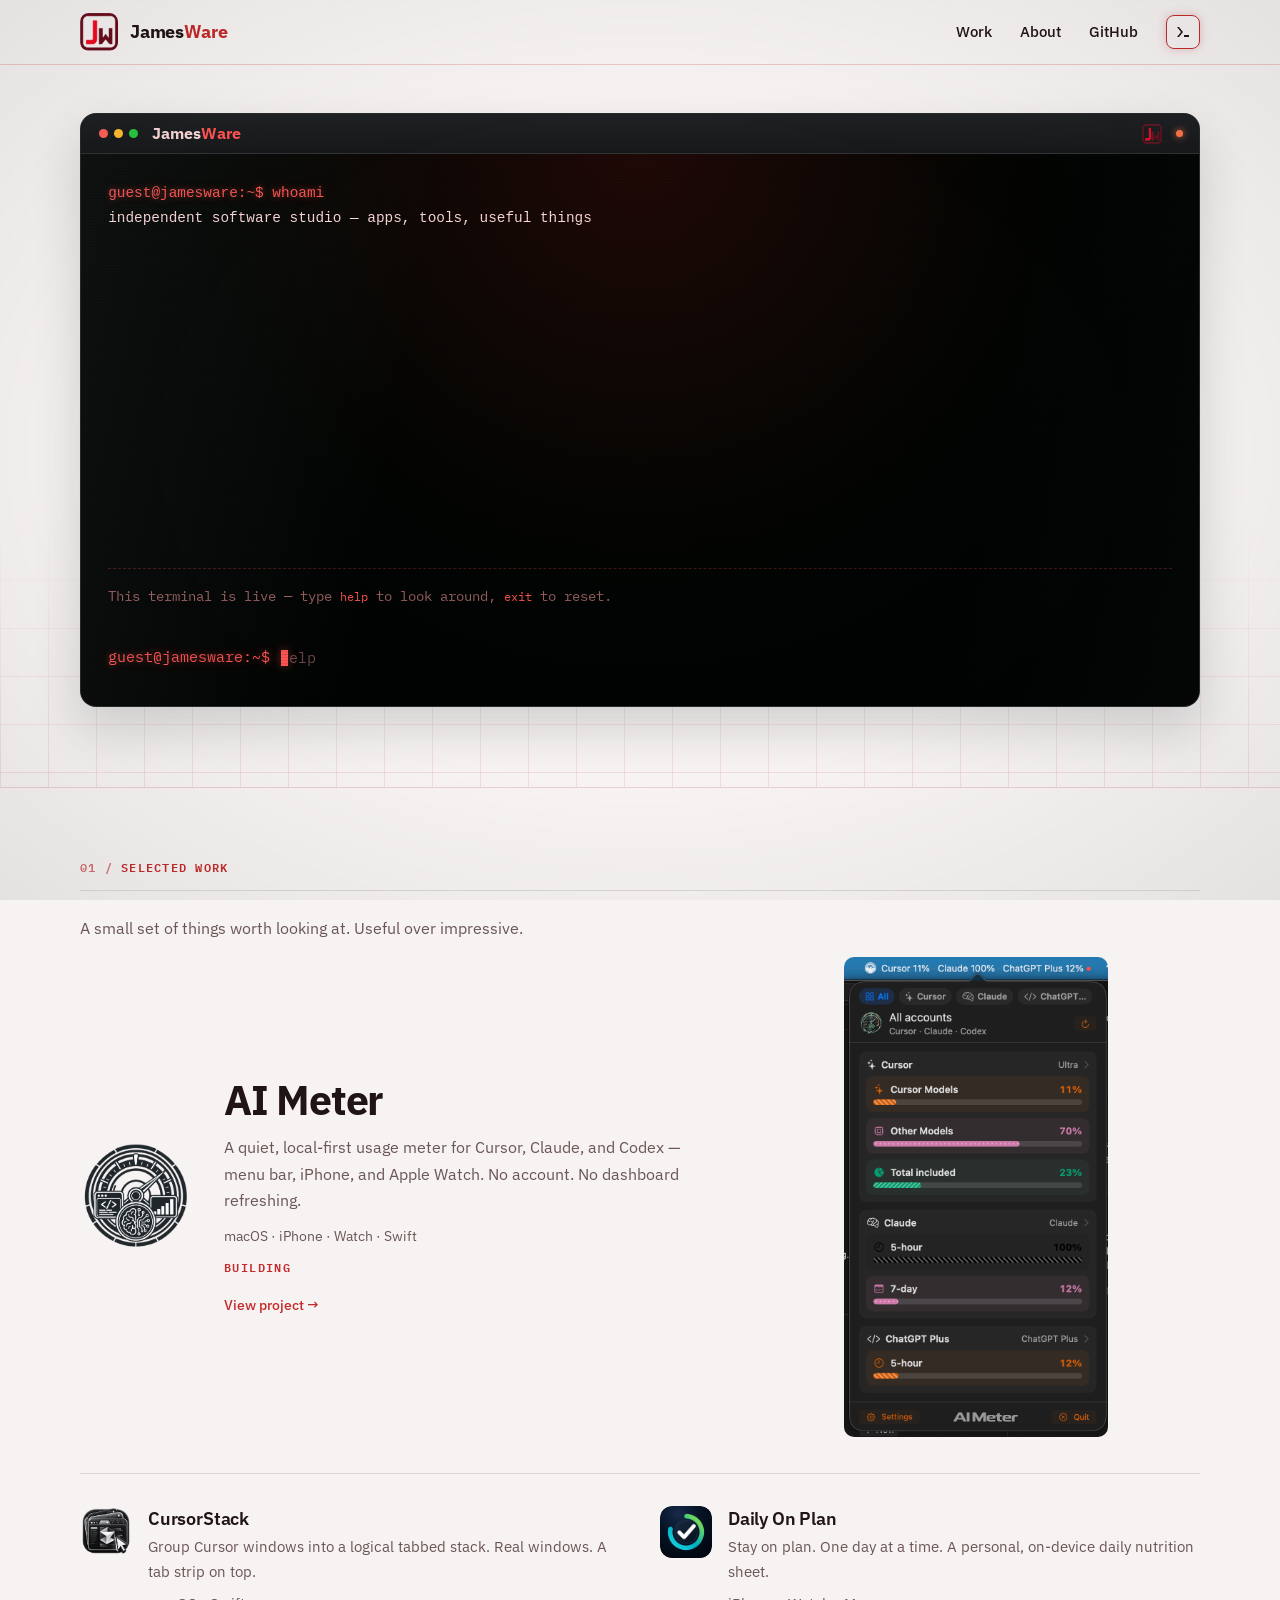
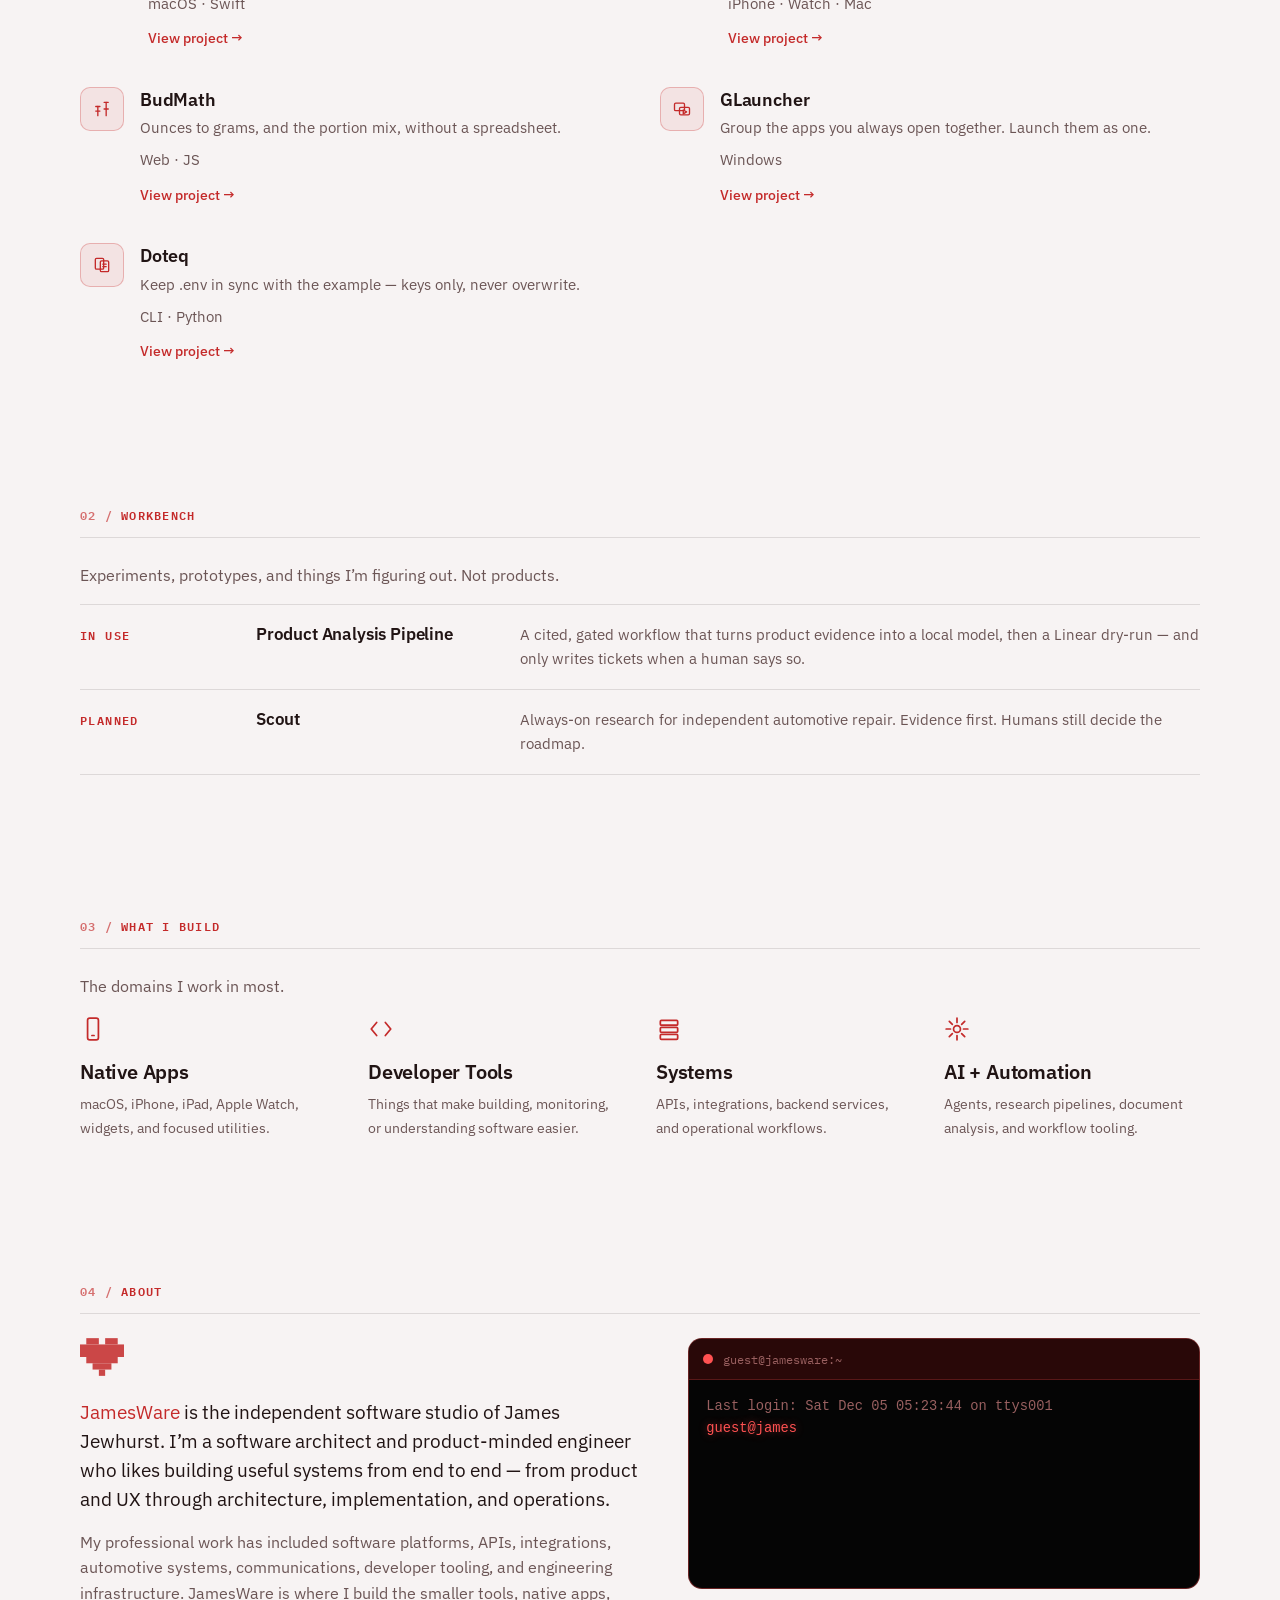
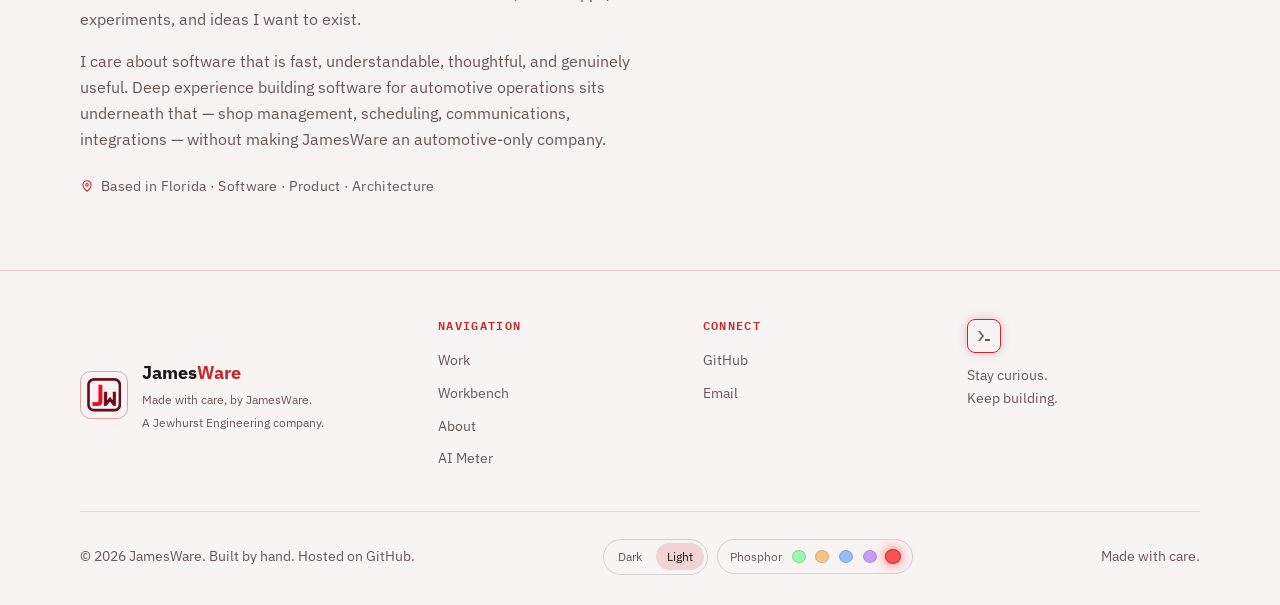
<file: index.html>
<!DOCTYPE html>
<html lang="en" data-theme="green" data-mode="dark" data-asset-root="">
  <head>
    <meta charset="utf-8" />
    <meta name="viewport" content="width=device-width, initial-scale=1" />
    <title>JamesWare — Independent software. Apps, tools, and useful things.</title>
    <meta
      name="description"
      content="JamesWare is an independent software studio for native apps, developer tools, experiments, and software that solves real problems."
    />
    <script>
      (function () {
        var themes = ["green", "orange", "blue", "purple", "red"];
        var last = null;
        try {
          last = localStorage.getItem("jamesware-theme");
        } catch (e) {}
        var pool = themes.filter(function (name) {
          return name !== last;
        });
        var theme = pool[Math.floor(Math.random() * pool.length)];
        document.documentElement.setAttribute("data-theme", theme);
        try {
          localStorage.setItem("jamesware-theme", theme);
        } catch (e) {}
        var savedMode = null;
        try {
          savedMode = localStorage.getItem("jamesware-mode");
        } catch (e) {}
        var mode =
          savedMode === "light" || savedMode === "dark"
            ? savedMode
            : window.matchMedia("(prefers-color-scheme: light)").matches
              ? "light"
              : "dark";
        document.documentElement.setAttribute("data-mode", mode);
        window.jwSetLogos = function () {
          var activeTheme = document.documentElement.getAttribute("data-theme") || "green";
          var root = document.documentElement.getAttribute("data-asset-root") || "";
          if (root && root.charAt(root.length - 1) !== "/") root += "/";
          document.querySelectorAll("[data-logo]").forEach(function (el) {
            var src =
              root +
              "assets/brand/jamesware-" +
              el.getAttribute("data-logo") +
              "-" +
              activeTheme +
              ".png";
            el.querySelectorAll("img").forEach(function (img) {
              if (!img.dataset.fallbackBound) {
                img.dataset.fallbackBound = "true";
                img.addEventListener("error", function () {
                  img.style.visibility = "hidden";
                });
                img.addEventListener("load", function () {
                  img.style.visibility = "visible";
                });
              }
              if (!img.getAttribute("src")) img.src = src;
            });
          });
        };
      })();
    </script>
    <link rel="icon" href="favicon.svg" type="image/svg+xml" />
    <link rel="preconnect" href="https://fonts.googleapis.com" />
    <link rel="preconnect" href="https://fonts.gstatic.com" crossorigin />
    <link
      href="https://fonts.googleapis.com/css2?family=IBM+Plex+Sans:wght@400;500;600;700&family=IBM+Plex+Mono:wght@400;500;600&family=VT323&display=swap"
      rel="stylesheet"
    />
    <link rel="stylesheet" href="assets/styles.css" />
  </head>
  <body>
    <div class="vignette" aria-hidden="true"></div>

    <a class="skip" href="#main">Skip to content</a>

    <header class="site-header">
      <div class="wrap">
        <a class="brand" href="#top">
          <span class="logo-swap logo-swap--square" data-logo="square">
            <img class="logo-swap__a" alt="JamesWare" width="40" height="40" />
            <img class="logo-swap__b" alt="" width="40" height="40" />
          </span>
          <span class="wordmark">James<span class="accent">Ware</span></span>
        </a>
        <nav class="nav" aria-label="Primary">
          <a href="#projects">Work</a>
          <a href="#about">About</a>
          <!-- EDIT ME: replace with the real JamesWare GitHub org or user -->
          <a href="https://github.com/JewhurstEngineering">GitHub</a>
          <a class="prompt-btn" href="#projects" aria-label="Open work">
            <svg width="16" height="16" viewBox="0 0 16 16" fill="currentColor" aria-hidden="true">
              <path d="M2 3h2l4 5-4 5H2l4-5-4-5zm7 8h5v2H9v-2z" />
            </svg>
          </a>
        </nav>
      </div>
    </header>
    <script>
      jwSetLogos();
    </script>

    <main id="main">
      <section class="hero" id="top">
        <div class="floor-grid" aria-hidden="true"></div>
        <div class="wrap">
          <div class="shell" aria-label="JamesWare terminal">
            <div class="shell__bar">
              <span class="shell__dots" aria-hidden="true"></span>
              <h1 class="shell__title">James<span class="accent">Ware</span></h1>
              <span class="logo-swap logo-swap--bar" data-logo="square">
                <img class="logo-swap__a" alt="" width="20" height="20" />
                <img class="logo-swap__b" alt="" width="20" height="20" />
              </span>
              <span class="shell__led" aria-hidden="true"></span>
            </div>
            <div class="shell__screen">
              <div class="shell__intro" id="hero-intro">
                <pre class="shell__term" id="hero-term"><span class="term-line term-line--cmd">guest@jamesware:~$ whoami</span>
<span class="term-line term-line--out">independent software studio — apps, tools, useful things</span>
<span class="term-line term-line--cmd">guest@jamesware:~$ cat mission.txt</span>
<span class="term-line term-line--out">Useful over impressive. Ship the small thing that works.</span>
<span class="term-line term-line--cmd">guest@jamesware:~$ ls</span></pre>
                <div class="shell__ls" id="hero-ls">
                  <a class="shell__row" href="ai-meter/index.html">
                    <span class="shell__perm">drwxr-xr-x</span>
                    <span class="shell__name">ai-meter/</span>
                    <span class="shell__desc">local-first usage meter</span>
                  </a>
                  <a class="shell__row" href="daily-on-plan/index.html">
                    <span class="shell__perm">drwxr-xr-x</span>
                    <span class="shell__name">daily-on-plan/</span>
                    <span class="shell__desc">on-device nutrition sheet</span>
                  </a>
                  <a class="shell__row" href="budmath/index.html">
                    <span class="shell__perm">drwxr-xr-x</span>
                    <span class="shell__name">budmath/</span>
                    <span class="shell__desc">ounces to grams, portions</span>
                  </a>
                  <a class="shell__row" href="glauncher/index.html">
                    <span class="shell__perm">drwxr-xr-x</span>
                    <span class="shell__name">glauncher/</span>
                    <span class="shell__desc">windows group launcher</span>
                  </a>
                  <a class="shell__row" href="cursor-stack/index.html">
                    <span class="shell__perm">drwxr-xr-x</span>
                    <span class="shell__name">cursor-stack/</span>
                    <span class="shell__desc">tabbed cursor window stack</span>
                  </a>
                  <!-- <a class="shell__row" href="doteq/index.html">
                    <span class="shell__perm">drwxr-xr-x</span>
                    <span class="shell__name">doteq/</span>
                    <span class="shell__desc">.env sync for local dev</span>
                  </a> -->
                  <a class="shell__row" href="#about">
                    <span class="shell__perm">-rw-r--r--</span>
                    <span class="shell__name">about.md</span>
                    <span class="shell__desc">more about jamesware</span>
                  </a>
                  <!-- EDIT ME: real GitHub URL -->
                  <a class="shell__row" href="https://github.com/JewhurstEngineering">
                    <span class="shell__perm">lrwxrwxrwx</span>
                    <span class="shell__name">github</span>
                    <span class="shell__desc">source, follow along</span>
                  </a>
                </div>
              </div>
              <div class="shell__console" id="hero-console">
                <p class="shell__hint" id="hero-hint">
                  This terminal is live — type <code>help</code> to look around, <code>exit</code> to reset.
                </p>
                <div class="shell__output" id="hero-output" aria-live="polite"></div>
                <form class="shell__input-row" id="hero-form">
                  <label class="shell__prompt-tag" for="hero-input">guest@jamesware:~$</label>
                  <span class="shell__input-track">
                    <input
                      class="shell__input"
                      id="hero-input"
                      type="text"
                      autocomplete="off"
                      autocapitalize="off"
                      autocorrect="off"
                      spellcheck="false"
                      placeholder="help"
                      aria-label="JamesWare terminal command input"
                    />
                    <span class="term-cursor shell__block-caret" aria-hidden="true"></span>
                  </span>
                </form>
              </div>
            </div>
          </div>
        </div>
      </section>
      <script>
        jwSetLogos();
      </script>

      <section class="section" id="projects">
        <div class="wrap">
          <div class="section-head">
            <h2>Selected Work</h2>
          </div>
          <p class="lede">A small set of things worth looking at. Useful over impressive.</p>
          <article class="flagship">
            <div class="product-logo-wrap" aria-hidden="true">
              <img
                class="product-logo shot--dark"
                src="ai-meter/images/jamesware-aimeter-logo-square.png"
                alt=""
                width="92"
                height="92"
              />
              <img
                class="product-logo shot--light"
                src="ai-meter/images/jamesware-aimeter-logo-square-black.png"
                alt=""
                width="92"
                height="92"
              />
            </div>
            <div class="flagship__copy">
              <h3>AI Meter</h3>
              <p>
                A quiet, local-first usage meter for Cursor, Claude, and Codex — menu bar, iPhone,
                and Apple Watch. No account. No dashboard refreshing.
              </p>
              <p class="flagship__meta">macOS · iPhone · Watch · Swift</p>
              <div class="card-meta">
                <span class="status status--building">Building</span>
              </div>
              <a class="more" href="ai-meter/index.html">View project →</a>
            </div>
            <figure class="device device--shot">
              <img
                class="device__photo"
                src="ai-meter/images/aimeter-popover-all.png"
                alt="AI Meter All accounts popover showing Cursor, Claude, and ChatGPT usage"
                loading="lazy"
              />
            </figure>
          </article>
          <div class="work-list">
            <article class="work-item">
              <div class="product-logo-wrap product-logo-wrap--card" aria-hidden="true">
                <img
                  class="product-logo shot--dark"
                  src="cursor-stack/images/cursorstack-logo-square-color.png"
                  alt=""
                  width="44"
                  height="44"
                />
                <img
                  class="product-logo shot--light"
                  src="cursor-stack/images/cursorstack-logo-square-black.png"
                  alt=""
                  width="44"
                  height="44"
                />
              </div>
              <div class="work-item__copy">
                <h3>CursorStack</h3>
                <p>Group Cursor windows into a logical tabbed stack. Real windows. A tab strip on top.</p>
                <p class="work-item__meta">macOS · Swift</p>
                <a class="more" href="cursor-stack/index.html">View project →</a>
              </div>
            </article>
            <article class="work-item">
              <div class="product-logo-wrap product-logo-wrap--card" aria-hidden="true">
                <img
                  class="product-logo"
                  src="daily-on-plan/images/dailyonplan-logo.png"
                  alt=""
                  width="44"
                  height="44"
                />
              </div>
              <div class="work-item__copy">
                <h3>Daily On Plan</h3>
                <p>Stay on plan. One day at a time. A personal, on-device daily nutrition sheet.</p>
                <p class="work-item__meta">iPhone · Watch · Mac</p>
                <a class="more" href="daily-on-plan/index.html">View project →</a>
              </div>
            </article>
            <article class="work-item">
              <div class="card-icon" aria-hidden="true">
                <svg viewBox="0 0 24 24">
                  <path d="M7 20V9M17 20V4" />
                  <path d="M4.5 9h5M14.5 4h5" />
                  <path d="M4.5 14.5h5M14.5 12h5" />
                </svg>
              </div>
              <div class="work-item__copy">
  <h3>BudMath</h3>
                <p>Ounces to grams, and the portion mix, without a spreadsheet.</p>
                <p class="work-item__meta">Web · JS</p>
                <a class="more" href="budmath/index.html">View project →</a>
              </div>
            </article>
            <article class="work-item">
              <div class="card-icon" aria-hidden="true">
                <svg viewBox="0 0 24 24">
                  <rect x="3" y="5" width="12" height="9" rx="1.5" />
                  <rect x="9" y="10" width="12" height="9" rx="1.5" />
                  <path d="M13.5 13.2l4 2.3-4 2.3z" />
                </svg>
              </div>
              <div class="work-item__copy">
  <h3>GLauncher</h3>
                <p>Group the apps you always open together. Launch them as one.</p>
                <p class="work-item__meta">Windows</p>
                <a class="more" href="glauncher/index.html">View project →</a>
              </div>
            </article>
            <article class="work-item">
              <div class="card-icon" aria-hidden="true">
                <svg viewBox="0 0 24 24">
                  <rect x="4" y="4" width="10" height="13" rx="1.5" />
                  <rect x="10" y="7" width="10" height="13" rx="1.5" />
                  <path d="M13 11h4M13 14h4" />
                </svg>
              </div>
              <div class="work-item__copy">
  <h3>Doteq</h3>
                <p>Keep .env in sync with the example — keys only, never overwrite.</p>
                <p class="work-item__meta">CLI · Python</p>
                <a class="more" href="doteq/index.html">View project →</a>
              </div>
            </article>
          </div>
        </div>
      </section>

      <section class="section" id="workbench">
        <div class="wrap">
          <div class="section-head">
            <h2>Workbench</h2>
          </div>
          <p class="lede">Experiments, prototypes, and things I’m figuring out. Not products.</p>
          <div class="workbench-list">
            <article class="workbench-row">
              <span class="status status--internal">In use</span>
              <h3>Product Analysis Pipeline</h3>
              <p>
                A cited, gated workflow that turns product evidence into a local model, then a
                Linear dry-run — and only writes tickets when a human says so.
              </p>
            </article>
            <article class="workbench-row">
              <span class="status status--planned">Planned</span>
              <h3>Scout</h3>
              <p>
                Always-on research for independent automotive repair. Evidence first. Humans still
                decide the roadmap.
              </p>
            </article>
          </div>
        </div>
      </section>

      <section class="section" id="build">
        <div class="wrap">
          <div class="section-head">
            <h2>What I Build</h2>
          </div>
          <p class="lede">The domains I work in most.</p>
          <div class="build-grid">
            <article class="quiet-card">
              <svg class="build-icon" viewBox="0 0 24 24" aria-hidden="true">
                <rect x="7" y="2" width="10" height="20" rx="2" />
                <path d="M11 18h2" />
              </svg>
              <h3>Native Apps</h3>
              <p>macOS, iPhone, iPad, Apple Watch, widgets, and focused utilities.</p>
            </article>
            <article class="quiet-card">
              <svg class="build-icon" viewBox="0 0 24 24" aria-hidden="true">
                <path d="M8 6l-5 6 5 6" />
                <path d="M16 6l5 6-5 6" />
              </svg>
              <h3>Developer Tools</h3>
              <p>Things that make building, monitoring, or understanding software easier.</p>
            </article>
            <article class="quiet-card">
              <svg class="build-icon" viewBox="0 0 24 24" aria-hidden="true">
                <rect x="4" y="4" width="16" height="4.5" rx="1" />
                <rect x="4" y="10.5" width="16" height="4.5" rx="1" />
                <rect x="4" y="17" width="16" height="4.5" rx="1" />
              </svg>
              <h3>Systems</h3>
              <p>APIs, integrations, backend services, and operational workflows.</p>
            </article>
            <article class="quiet-card">
              <svg class="build-icon" viewBox="0 0 24 24" aria-hidden="true">
                <circle cx="12" cy="12" r="3.2" />
                <path d="M12 2v4M12 18v4M4.9 4.9l2.8 2.8M16.3 16.3l2.8 2.8M2 12h4M18 12h4M4.9 19.1l2.8-2.8M16.3 7.7l2.8-2.8" />
              </svg>
              <h3>AI + Automation</h3>
              <p>Agents, research pipelines, document analysis, and workflow tooling.</p>
            </article>
          </div>
        </div>
      </section>

      <section class="section" id="about">
        <div class="wrap">
          <div class="section-head">
            <h2>About</h2>
          </div>
          <div class="about-block">
            <div class="about-prose">
              <div class="pixel-heart" aria-hidden="true">
                <svg viewBox="0 0 7 6">
                  <rect x="1" y="0" width="2" height="1" />
                  <rect x="4" y="0" width="2" height="1" />
                  <rect x="0" y="1" width="7" height="2" />
                  <rect x="1" y="3" width="5" height="1" />
                  <rect x="2" y="4" width="3" height="1" />
                  <rect x="3" y="5" width="1" height="1" />
                </svg>
              </div>
              <p class="about-lede">
                <span class="accent">JamesWare</span> is the independent software studio of James
                Jewhurst. I’m a software architect and product-minded engineer who likes building
                useful systems from end to end — from product and UX through architecture,
                implementation, and operations.
              </p>
              <p>
                My professional work has included software platforms, APIs, integrations, automotive
                systems, communications, developer tooling, and engineering infrastructure. JamesWare
                is where I build the smaller tools, native apps, experiments, and ideas I want to
                exist.
              </p>
              <p>
                I care about software that is fast, understandable, thoughtful, and genuinely useful.
                Deep experience building software for automotive operations sits underneath that —
                shop management, scheduling, communications, integrations — without making JamesWare
                an automotive-only company.
              </p>
              <p class="about-meta">
                <svg viewBox="0 0 24 24" aria-hidden="true">
                  <path d="M12 21s7-5.4 7-11a7 7 0 1 0-14 0c0 5.6 7 11 7 11z" />
                  <circle cx="12" cy="10" r="2.2" />
                </svg>
                Based in Florida · Software · Product · Architecture
              </p>
            </div>
            <div class="term-window" aria-label="JamesWare terminal">
              <div class="term-window__bar">
                <span class="term-dot" aria-hidden="true"></span>
                <span>guest@jamesware:~</span>
              </div>
              <pre id="care-term">$ cat approach.md
Useful over impressive.
Ship the small thing that works.
$ background
Software architecture, automotive
systems, developer tooling, APIs.
$ </pre>
            </div>
          </div>
        </div>
      </section>
    </main>

    <footer class="site-footer" id="contact">
      <div class="wrap">
        <div class="footer-grid">
          <div class="footer-brand">
            <span class="logo-swap logo-swap--footer" data-logo="square">
              <img class="logo-swap__a" alt="JamesWare" width="48" height="48" />
              <img class="logo-swap__b" alt="" width="48" height="48" />
            </span>
            <script>
              jwSetLogos();
            </script>
            <div>
              <p class="footer-wordmark">James<span class="accent">Ware</span></p>
              <p class="footer-tagline">Made with care, by JamesWare.</p>
              <p class="footer-tagline">A Jewhurst Engineering company.</p>
            </div>
          </div>
          <div>
            <h3>Navigation</h3>
            <ul>
              <li><a href="#projects">Work</a></li>
              <li><a href="#workbench">Workbench</a></li>
              <li><a href="#about">About</a></li>
              <li><a href="ai-meter/index.html">AI Meter</a></li>
            </ul>
          </div>
          <div>
            <h3>Connect</h3>
            <!-- EDIT ME: replace GitHub and email with your real links -->
            <ul>
              <li><a href="https://github.com/JewhurstEngineering">GitHub</a></li>
              <li><a href="mailto:jameswaredotdev@gmail.com">Email</a></li>
            </ul>
          </div>
          <div class="stay">
            <a class="prompt-btn" href="#top" aria-label="Back to top">
              <svg width="16" height="16" viewBox="0 0 16 16" fill="currentColor" aria-hidden="true">
                <path d="M2 3h2l4 5-4 5H2l4-5-4-5zm7 8h5v2H9v-2z" />
              </svg>
            </a>
            <p>Stay curious.<br />Keep building.</p>
          </div>
        </div>

        <div class="footer-base">
          <p>© 2026 JamesWare. Built by hand. Hosted on GitHub.</p>
          <div class="theme-controls">
            <div class="appearance-switcher" role="group" aria-label="Appearance">
              <button type="button" data-mode-pick="dark" aria-label="Dark appearance" aria-pressed="false">Dark</button>
              <button type="button" data-mode-pick="light" aria-label="Light appearance" aria-pressed="false">Light</button>
            </div>
            <div class="theme-switcher" role="group" aria-label="Color theme">
              <span>Phosphor</span>
              <button class="dot" type="button" data-theme-pick="green" aria-label="Green phosphor" aria-pressed="false"></button>
              <button class="dot" type="button" data-theme-pick="orange" aria-label="Amber phosphor" aria-pressed="false"></button>
              <button class="dot" type="button" data-theme-pick="blue" aria-label="Blue phosphor" aria-pressed="false"></button>
              <button class="dot" type="button" data-theme-pick="purple" aria-label="Purple phosphor" aria-pressed="false"></button>
              <button class="dot" type="button" data-theme-pick="red" aria-label="Red phosphor" aria-pressed="false"></button>
            </div>
          </div>
          <p>Made with care.</p>
        </div>
      </div>
    </footer>

    <script src="assets/theme.js"></script>
  </body>
</html>
</file>
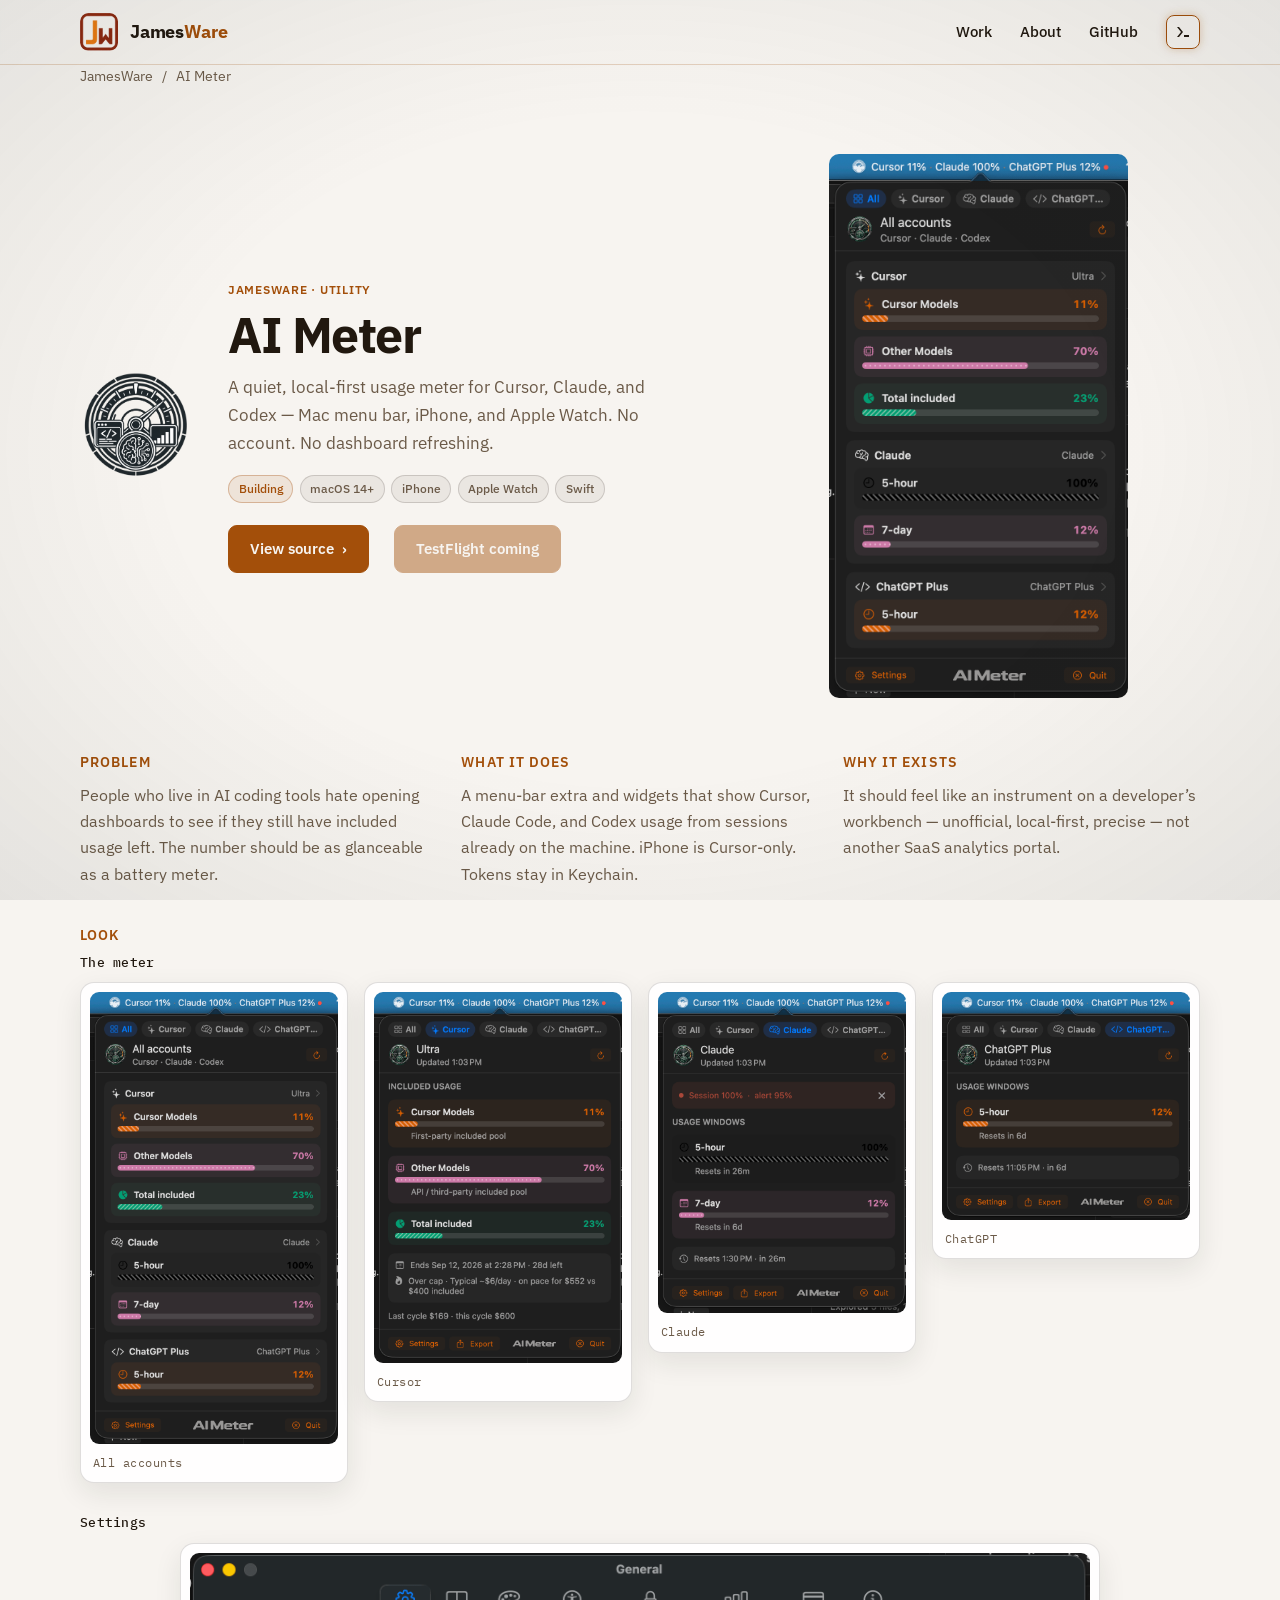
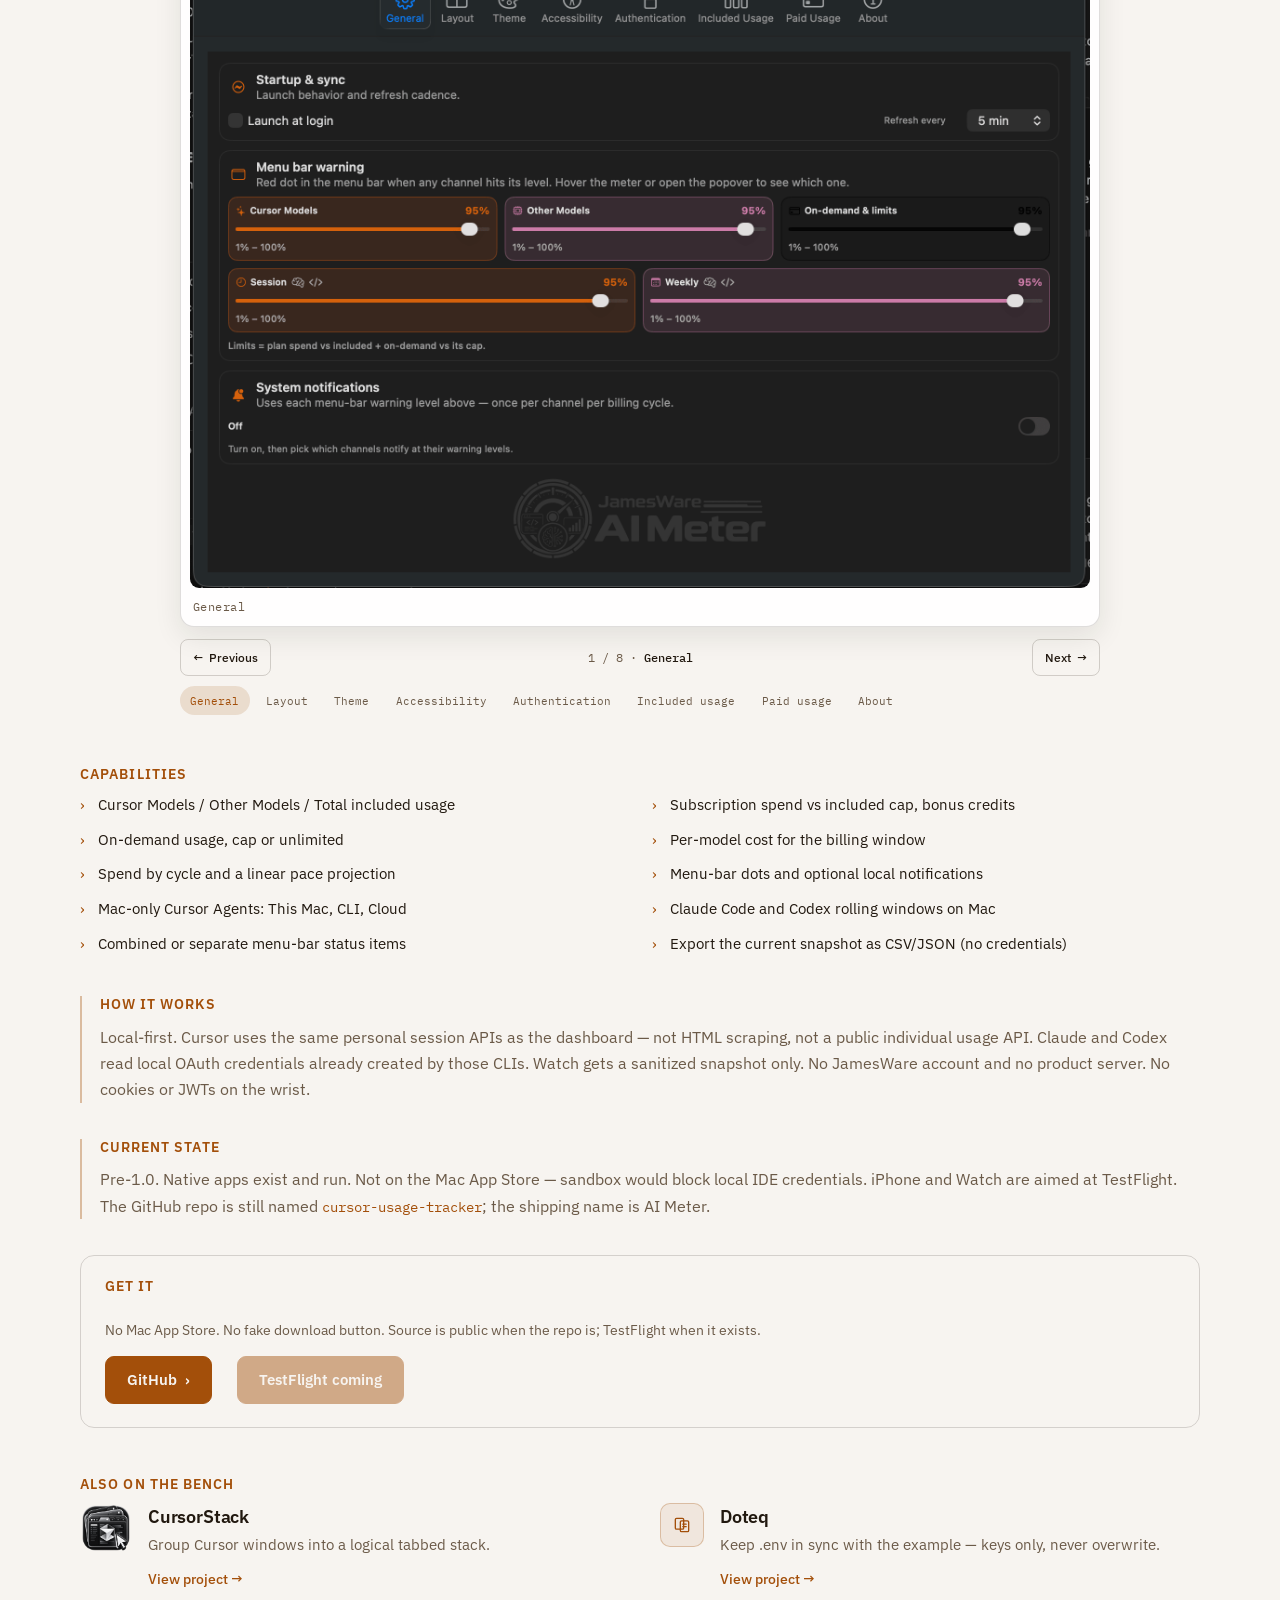
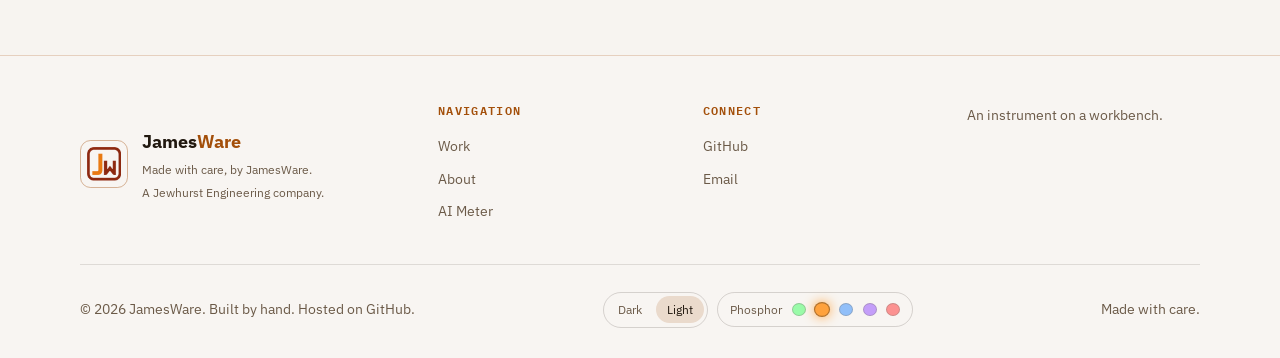
<file: ai-meter/index.html>
<!DOCTYPE html>
<html lang="en" data-theme="green" data-mode="dark" data-asset-root="../">
  <head>
    <meta charset="utf-8" />
    <meta name="viewport" content="width=device-width, initial-scale=1" />
    <title>AI Meter — JamesWare</title>
    <meta
      name="description"
      content="A quiet, local-first usage meter for Cursor, Claude, and Codex. Mac menu bar, iPhone, and Apple Watch. No account. No dashboard refreshing."
    />
    <script>
      (function () {
        var themes = ["green", "orange", "blue", "purple", "red"];
        var last = null;
        try {
          last = localStorage.getItem("jamesware-theme");
        } catch (e) {}
        var pool = themes.filter(function (name) {
          return name !== last;
        });
        var theme = pool[Math.floor(Math.random() * pool.length)];
        document.documentElement.setAttribute("data-theme", theme);
        try {
          localStorage.setItem("jamesware-theme", theme);
        } catch (e) {}
        var savedMode = null;
        try {
          savedMode = localStorage.getItem("jamesware-mode");
        } catch (e) {}
        var mode =
          savedMode === "light" || savedMode === "dark"
            ? savedMode
            : window.matchMedia("(prefers-color-scheme: light)").matches
              ? "light"
              : "dark";
        document.documentElement.setAttribute("data-mode", mode);
        window.jwSetLogos = function () {
          var activeTheme = document.documentElement.getAttribute("data-theme") || "green";
          var root = document.documentElement.getAttribute("data-asset-root") || "";
          if (root && root.charAt(root.length - 1) !== "/") root += "/";
          document.querySelectorAll("[data-logo]").forEach(function (el) {
            var src =
              root +
              "assets/brand/jamesware-" +
              el.getAttribute("data-logo") +
              "-" +
              activeTheme +
              ".png";
            el.querySelectorAll("img").forEach(function (img) {
              if (!img.dataset.fallbackBound) {
                img.dataset.fallbackBound = "true";
                img.addEventListener("error", function () {
                  img.style.visibility = "hidden";
                });
                img.addEventListener("load", function () {
                  img.style.visibility = "visible";
                });
              }
              if (!img.getAttribute("src")) img.src = src;
            });
          });
        };
      })();
    </script>
    <link rel="icon" href="../favicon.svg" type="image/svg+xml" />
    <link rel="preconnect" href="https://fonts.googleapis.com" />
    <link rel="preconnect" href="https://fonts.gstatic.com" crossorigin />
    <link
      href="https://fonts.googleapis.com/css2?family=IBM+Plex+Sans:wght@400;500;600;700&family=IBM+Plex+Mono:wght@400;500;600&family=VT323&display=swap"
      rel="stylesheet"
    />
    <link rel="stylesheet" href="../assets/styles.css" />
  </head>
  <body>
    <div class="vignette" aria-hidden="true"></div>
    <a class="skip" href="#main">Skip to content</a>

    <header class="site-header">
      <div class="wrap">
        <a class="brand" href="../index.html">
          <span class="logo-swap logo-swap--square" data-logo="square">
            <img class="logo-swap__a" alt="JamesWare" width="40" height="40" />
            <img class="logo-swap__b" alt="" width="40" height="40" />
          </span>
          <span class="wordmark">James<span class="accent">Ware</span></span>
        </a>
        <nav class="nav" aria-label="Primary">
          <a href="../index.html#projects">Work</a>
          <a href="../index.html#about">About</a>
          <!-- EDIT ME: real GitHub URL -->
          <a href="https://github.com/JewhurstEngineering">GitHub</a>
          <a class="prompt-btn" href="../index.html#projects" aria-label="Open work">
            <svg width="16" height="16" viewBox="0 0 16 16" fill="currentColor" aria-hidden="true">
              <path d="M2 3h2l4 5-4 5H2l4-5-4-5zm7 8h5v2H9v-2z" />
            </svg>
          </a>
        </nav>
      </div>
    </header>
    <script>
      jwSetLogos();
    </script>

    <main id="main">
      <div class="wrap">
        <nav class="crumb" aria-label="Breadcrumb">
          <a href="../index.html">JamesWare</a>
          <span aria-hidden="true">/</span>
          <span>AI Meter</span>
        </nav>

        <section class="product-hero">
          <div class="product-logo-wrap" aria-hidden="true">
            <img
              class="product-logo shot--dark"
              src="images/jamesware-aimeter-logo-square.png"
              alt=""
              width="92"
              height="92"
            />
            <img
              class="product-logo shot--light"
              src="images/jamesware-aimeter-logo-square-black.png"
              alt=""
              width="92"
              height="92"
            />
          </div>
          <div>
            <p class="card-kicker">JamesWare · Utility</p>
            <h1>AI Meter</h1>
            <p class="product-tagline">
              A quiet, local-first usage meter for Cursor, Claude, and Codex — Mac menu bar,
              iPhone, and Apple Watch. No account. No dashboard refreshing.
            </p>
            <div class="badge-row">
              <span class="status status--building">Building</span>
              <span class="badge">macOS 14+</span>
              <span class="badge">iPhone</span>
              <span class="badge">Apple Watch</span>
              <span class="badge">Swift</span>
            </div>
            <div class="cta-row">
              <!-- EDIT ME: real org/user. Repo is still named cursor-usage-tracker. -->
              <a class="btn" href="https://github.com/JewhurstEngineering/ai-meter">View source <span aria-hidden="true">›</span></a>
              <span class="btn btn--disabled" aria-disabled="true">TestFlight coming</span>
            </div>
          </div>
          <figure class="device device--shot">
            <img
              class="device__photo"
              src="images/aimeter-popover-all.png"
              alt="AI Meter All accounts popover showing Cursor, Claude, and ChatGPT usage"
              fetchpriority="high"
            />
          </figure>
        </section>

        <section class="product-copy">
          <div class="prose-grid">
            <div>
              <h2>Problem</h2>
              <p>
                People who live in AI coding tools hate opening dashboards to see if they still
                have included usage left. The number should be as glanceable as a battery meter.
              </p>
            </div>
            <div>
              <h2>What it does</h2>
              <p>
                A menu-bar extra and widgets that show Cursor, Claude Code, and Codex usage from
                sessions already on the machine. iPhone is Cursor-only. Tokens stay in Keychain.
              </p>
            </div>
            <div>
              <h2>Why it exists</h2>
              <p>
                It should feel like an instrument on a developer’s workbench — unofficial,
                local-first, precise — not another SaaS analytics portal.
              </p>
            </div>
          </div>

          <section class="look" aria-labelledby="ai-meter-look">
            <h2 id="ai-meter-look">Look</h2>

            <div class="shot-group">
              <h3 class="shot-group__title">The meter</h3>
              <div class="shot-gallery shot-gallery--popover">
                <figure class="shot">
                  <img
                    src="images/aimeter-popover-all.png"
                    alt="AI Meter All accounts popover"
                    loading="lazy"
                  />
                  <figcaption>All accounts</figcaption>
                </figure>
                <figure class="shot">
                  <img
                    src="images/aimeter-popover-cursor.png"
                    alt="AI Meter Cursor usage popover"
                    loading="lazy"
                  />
                  <figcaption>Cursor</figcaption>
                </figure>
                <figure class="shot">
                  <img
                    src="images/aimeter-popover-claude.png"
                    alt="AI Meter Claude usage popover"
                    loading="lazy"
                  />
                  <figcaption>Claude</figcaption>
                </figure>
                <figure class="shot">
                  <img
                    src="images/aimeter-popover-chatgpt.png"
                    alt="AI Meter ChatGPT usage popover"
                    loading="lazy"
                  />
                  <figcaption>ChatGPT</figcaption>
                </figure>
              </div>
            </div>

            <div class="shot-group">
              <h3 class="shot-group__title">Settings</h3>
              <div class="shot-carousel" data-shot-carousel aria-label="AI Meter settings screenshots">
                <div class="shot-carousel__stage" aria-live="polite">
                  <figure
                    class="shot shot-carousel__slide is-active"
                    id="settings-slide-general"
                    data-shot-slide
                    aria-label="1 of 8: General"
                  >
                    <img
                      src="images/aimeter-settings-general.png"
                      alt="AI Meter General settings"
                      loading="lazy"
                    />
                    <figcaption>General</figcaption>
                  </figure>
                  <figure
                    class="shot shot-carousel__slide"
                    id="settings-slide-layout"
                    data-shot-slide
                    aria-label="2 of 8: Layout"
                    hidden
                  >
                    <img
                      src="images/aimeter-settings-layout.png"
                      alt="AI Meter Layout settings"
                      loading="lazy"
                    />
                    <figcaption>Layout</figcaption>
                  </figure>
                  <figure
                    class="shot shot-carousel__slide"
                    id="settings-slide-theme"
                    data-shot-slide
                    aria-label="3 of 8: Theme"
                    hidden
                  >
                    <img
                      src="images/aimeter-settings-theme.png"
                      alt="AI Meter Theme settings"
                      loading="lazy"
                    />
                    <figcaption>Theme</figcaption>
                  </figure>
                  <figure
                    class="shot shot-carousel__slide"
                    id="settings-slide-accessibility"
                    data-shot-slide
                    aria-label="4 of 8: Accessibility"
                    hidden
                  >
                    <img
                      src="images/aimeter-settings-accessibility.png"
                      alt="AI Meter Accessibility settings"
                      loading="lazy"
                    />
                    <figcaption>Accessibility</figcaption>
                  </figure>
                  <figure
                    class="shot shot-carousel__slide"
                    id="settings-slide-authentication"
                    data-shot-slide
                    aria-label="5 of 8: Authentication"
                    hidden
                  >
                    <img
                      src="images/aimeter-settings-authentication.png"
                      alt="AI Meter Authentication settings"
                      loading="lazy"
                    />
                    <figcaption>Authentication</figcaption>
                  </figure>
                  <figure
                    class="shot shot-carousel__slide"
                    id="settings-slide-included-usage"
                    data-shot-slide
                    aria-label="6 of 8: Included usage"
                    hidden
                  >
                    <img
                      src="images/aimeter-settings-includedusage.png"
                      alt="AI Meter Included Usage settings"
                      loading="lazy"
                    />
                    <figcaption>Included usage</figcaption>
                  </figure>
                  <figure
                    class="shot shot-carousel__slide"
                    id="settings-slide-paid-usage"
                    data-shot-slide
                    aria-label="7 of 8: Paid usage"
                    hidden
                  >
                    <img
                      src="images/aimeter-settings-paidusage.png"
                      alt="AI Meter Paid Usage settings"
                      loading="lazy"
                    />
                    <figcaption>Paid usage</figcaption>
                  </figure>
                  <figure
                    class="shot shot-carousel__slide"
                    id="settings-slide-about"
                    data-shot-slide
                    aria-label="8 of 8: About"
                    hidden
                  >
                    <img
                      src="images/aimeter-settings-about.png"
                      alt="AI Meter About settings"
                      loading="lazy"
                    />
                    <figcaption>About</figcaption>
                  </figure>
                </div>

                <div class="shot-carousel__controls">
                  <button type="button" data-carousel-prev aria-label="Previous settings screenshot">
                    <span aria-hidden="true">←</span> Previous
                  </button>
                  <p aria-atomic="true">
                    <span data-carousel-current>1</span> / 8 ·
                    <strong data-carousel-label>General</strong>
                  </p>
                  <button type="button" data-carousel-next aria-label="Next settings screenshot">
                    Next <span aria-hidden="true">→</span>
                  </button>
                </div>

                <div class="shot-carousel__tabs" role="tablist" aria-label="Choose settings screen">
                  <button
                    type="button"
                    role="tab"
                    aria-controls="settings-slide-general"
                    aria-selected="true"
                    data-carousel-go="0"
                  >General</button>
                  <button
                    type="button"
                    role="tab"
                    aria-controls="settings-slide-layout"
                    aria-selected="false"
                    tabindex="-1"
                    data-carousel-go="1"
                  >Layout</button>
                  <button
                    type="button"
                    role="tab"
                    aria-controls="settings-slide-theme"
                    aria-selected="false"
                    tabindex="-1"
                    data-carousel-go="2"
                  >Theme</button>
                  <button
                    type="button"
                    role="tab"
                    aria-controls="settings-slide-accessibility"
                    aria-selected="false"
                    tabindex="-1"
                    data-carousel-go="3"
                  >Accessibility</button>
                  <button
                    type="button"
                    role="tab"
                    aria-controls="settings-slide-authentication"
                    aria-selected="false"
                    tabindex="-1"
                    data-carousel-go="4"
                  >Authentication</button>
                  <button
                    type="button"
                    role="tab"
                    aria-controls="settings-slide-included-usage"
                    aria-selected="false"
                    tabindex="-1"
                    data-carousel-go="5"
                  >Included usage</button>
                  <button
                    type="button"
                    role="tab"
                    aria-controls="settings-slide-paid-usage"
                    aria-selected="false"
                    tabindex="-1"
                    data-carousel-go="6"
                  >Paid usage</button>
                  <button
                    type="button"
                    role="tab"
                    aria-controls="settings-slide-about"
                    aria-selected="false"
                    tabindex="-1"
                    data-carousel-go="7"
                  >About</button>
                </div>
              </div>
            </div>
          </section>

          <div class="cap-grid">
            <h2>Capabilities</h2>
            <ul class="cap-list">
              <li>Cursor Models / Other Models / Total included usage</li>
              <li>Subscription spend vs included cap, bonus credits</li>
              <li>On-demand usage, cap or unlimited</li>
              <li>Per-model cost for the billing window</li>
              <li>Spend by cycle and a linear pace projection</li>
              <li>Menu-bar dots and optional local notifications</li>
              <li>Mac-only Cursor Agents: This Mac, CLI, Cloud</li>
              <li>Claude Code and Codex rolling windows on Mac</li>
              <li>Combined or separate menu-bar status items</li>
              <li>Export the current snapshot as CSV/JSON (no credentials)</li>
            </ul>
          </div>

          <div class="privacy">
            <h2>How it works</h2>
            <p>
              Local-first. Cursor uses the same personal session APIs as the dashboard — not HTML
              scraping, not a public individual usage API. Claude and Codex read local OAuth
              credentials already created by those CLIs. Watch gets a sanitized snapshot only. No
              JamesWare account and no product server. No cookies or JWTs on the wrist.
            </p>
          </div>

          <div class="state">
            <h2>Current state</h2>
            <p>
              Pre-1.0. Native apps exist and run. Not on the Mac App Store — sandbox would block
              local IDE credentials. iPhone and Watch are aimed at TestFlight. The GitHub repo is
              still named <code>cursor-usage-tracker</code>; the shipping name is AI Meter.
            </p>
          </div>

          <div class="get-it">
            <h2>Get it</h2>
            <p class="note">
              No Mac App Store. No fake download button. Source is public when the repo is; TestFlight
              when it exists.
            </p>
            <div class="cta-row">
              <a class="btn" href="https://github.com/JewhurstEngineering/ai-meter">GitHub <span aria-hidden="true">›</span></a>
              <span class="btn btn--disabled" aria-disabled="true">TestFlight coming</span>
            </div>
          </div>

          <div class="related">
            <h2>Also on the bench</h2>
            <div class="work-list">
              <article class="work-item">
                <div class="product-logo-wrap product-logo-wrap--card" aria-hidden="true">
                  <img
                    class="product-logo shot--dark"
                    src="../cursor-stack/images/cursorstack-logo-square-color.png"
                    alt=""
                    width="44"
                    height="44"
                  />
                  <img
                    class="product-logo shot--light"
                    src="../cursor-stack/images/cursorstack-logo-square-black.png"
                    alt=""
                    width="44"
                    height="44"
                  />
                </div>
                <div class="work-item__copy">
                  <h3>CursorStack</h3>
                  <p>Group Cursor windows into a logical tabbed stack.</p>
                  <a class="more" href="../cursor-stack/index.html">View project →</a>
                </div>
              </article>
              <article class="work-item">
                <div class="card-icon" aria-hidden="true">
                  <svg viewBox="0 0 24 24">
                    <rect x="4" y="4" width="10" height="13" rx="1.5" />
                    <rect x="10" y="7" width="10" height="13" rx="1.5" />
                    <path d="M13 11h4M13 14h4" />
                  </svg>
                </div>
                <div class="work-item__copy">
                  <h3>Doteq</h3>
                  <p>Keep .env in sync with the example — keys only, never overwrite.</p>
                  <a class="more" href="../doteq/index.html">View project →</a>
                </div>
              </article>
            </div>
          </div>
        </section>
      </div>
    </main>

    <footer class="site-footer">
      <div class="wrap">
        <div class="footer-grid">
          <div class="footer-brand">
            <span class="logo-swap logo-swap--footer" data-logo="square">
              <img class="logo-swap__a" alt="JamesWare" width="48" height="48" />
              <img class="logo-swap__b" alt="" width="48" height="48" />
            </span>
            <script>
              jwSetLogos();
            </script>
            <div>
              <p class="footer-wordmark">James<span class="accent">Ware</span></p>
              <p class="footer-tagline">Made with care, by JamesWare.</p>
              <p class="footer-tagline">A Jewhurst Engineering company.</p>
            </div>
          </div>
          <div>
            <h3>Navigation</h3>
            <ul>
              <li><a href="../index.html#projects">Work</a></li>
              <li><a href="../index.html#about">About</a></li>
              <li><a href="index.html">AI Meter</a></li>
            </ul>
          </div>
          <div>
            <h3>Connect</h3>
            <ul>
              <li><a href="https://github.com/JewhurstEngineering">GitHub</a></li>
              <li><a href="mailto:jameswaredotdev@gmail.com">Email</a></li>
            </ul>
          </div>
          <div class="stay">
            <p>An instrument on a workbench.</p>
          </div>
        </div>
        <div class="footer-base">
          <p>© 2026 JamesWare. Built by hand. Hosted on GitHub.</p>
          <div class="theme-controls">
            <div class="appearance-switcher" role="group" aria-label="Appearance">
              <button type="button" data-mode-pick="dark" aria-label="Dark appearance" aria-pressed="false">Dark</button>
              <button type="button" data-mode-pick="light" aria-label="Light appearance" aria-pressed="false">Light</button>
            </div>
            <div class="theme-switcher" role="group" aria-label="Color theme">
              <span>Phosphor</span>
              <button class="dot" type="button" data-theme-pick="green" aria-label="Green phosphor" aria-pressed="false"></button>
              <button class="dot" type="button" data-theme-pick="orange" aria-label="Amber phosphor" aria-pressed="false"></button>
              <button class="dot" type="button" data-theme-pick="blue" aria-label="Blue phosphor" aria-pressed="false"></button>
              <button class="dot" type="button" data-theme-pick="purple" aria-label="Purple phosphor" aria-pressed="false"></button>
              <button class="dot" type="button" data-theme-pick="red" aria-label="Red phosphor" aria-pressed="false"></button>
            </div>
          </div>
          <p>Made with care.</p>
        </div>
      </div>
    </footer>
    <script src="../assets/theme.js"></script>
  </body>
</html>
</file>
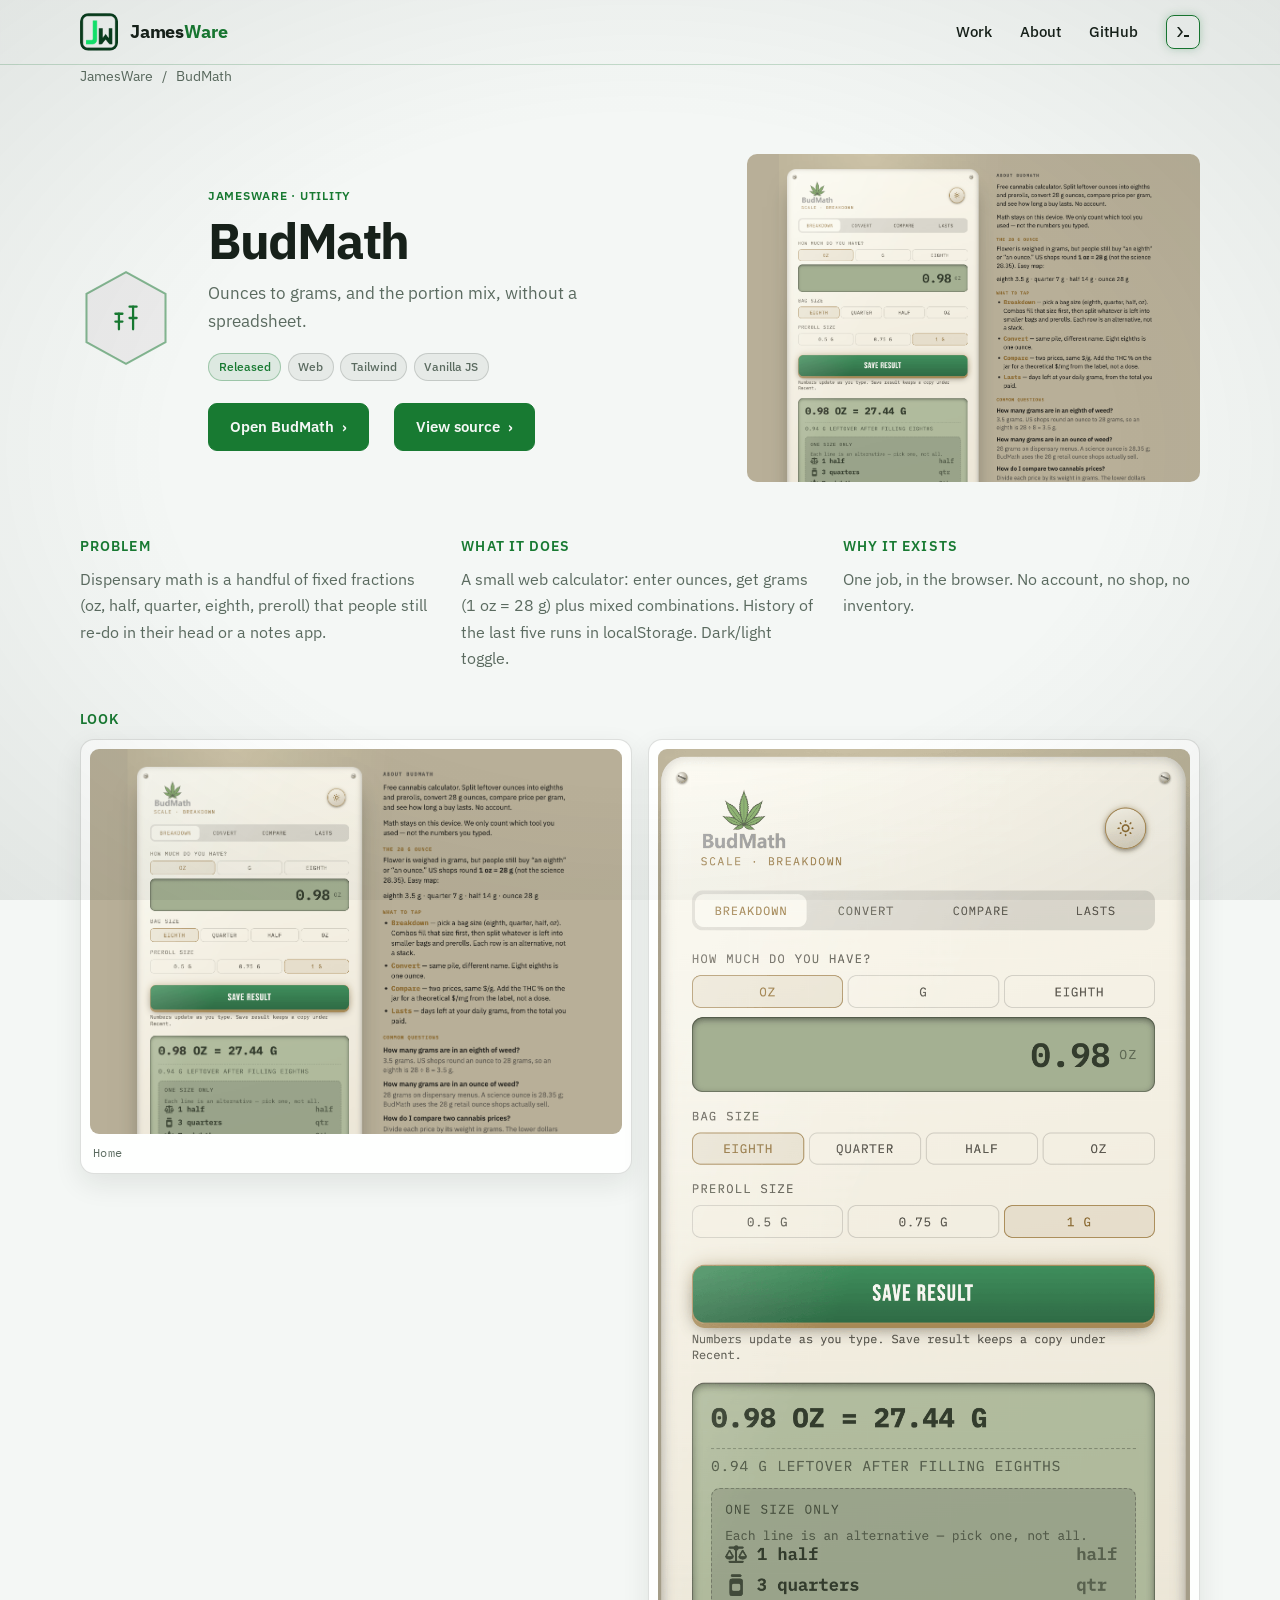
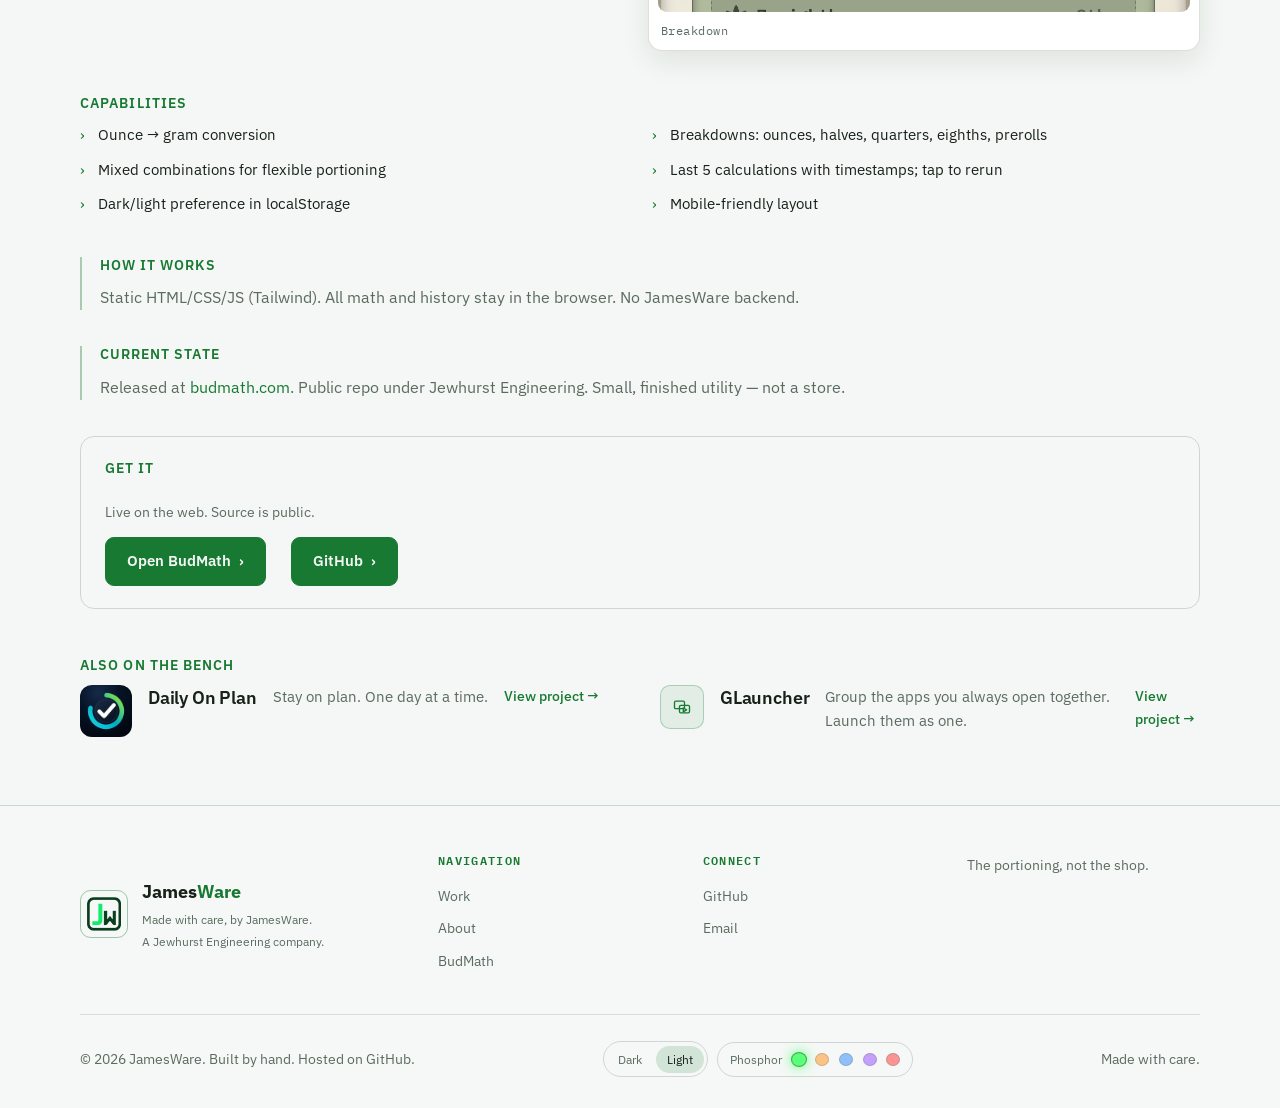
<file: budmath/index.html>
<!DOCTYPE html>
<html lang="en" data-theme="green" data-mode="dark" data-asset-root="../">
  <head>
    <meta charset="utf-8" />
    <meta name="viewport" content="width=device-width, initial-scale=1" />
    <title>BudMath — JamesWare</title>
    <meta
      name="description"
      content="Ounces to grams, and the portion mix, without a spreadsheet. A small web calculator for dispensary measurement combinations."
    />
    <script>
      (function () {
        var themes = ["green", "orange", "blue", "purple", "red"];
        var last = null;
        try {
          last = localStorage.getItem("jamesware-theme");
        } catch (e) {}
        var pool = themes.filter(function (name) {
          return name !== last;
        });
        var theme = pool[Math.floor(Math.random() * pool.length)];
        document.documentElement.setAttribute("data-theme", theme);
        try {
          localStorage.setItem("jamesware-theme", theme);
        } catch (e) {}
        var savedMode = null;
        try {
          savedMode = localStorage.getItem("jamesware-mode");
        } catch (e) {}
        var mode =
          savedMode === "light" || savedMode === "dark"
            ? savedMode
            : window.matchMedia("(prefers-color-scheme: light)").matches
              ? "light"
              : "dark";
        document.documentElement.setAttribute("data-mode", mode);
        window.jwSetLogos = function () {
          var activeTheme = document.documentElement.getAttribute("data-theme") || "green";
          var root = document.documentElement.getAttribute("data-asset-root") || "";
          if (root && root.charAt(root.length - 1) !== "/") root += "/";
          document.querySelectorAll("[data-logo]").forEach(function (el) {
            var src =
              root +
              "assets/brand/jamesware-" +
              el.getAttribute("data-logo") +
              "-" +
              activeTheme +
              ".png";
            el.querySelectorAll("img").forEach(function (img) {
              if (!img.dataset.fallbackBound) {
                img.dataset.fallbackBound = "true";
                img.addEventListener("error", function () {
                  img.style.visibility = "hidden";
                });
                img.addEventListener("load", function () {
                  img.style.visibility = "visible";
                });
              }
              if (!img.getAttribute("src")) img.src = src;
            });
          });
        };
      })();
    </script>
    <link rel="icon" href="../favicon.svg" type="image/svg+xml" />
    <link rel="preconnect" href="https://fonts.googleapis.com" />
    <link rel="preconnect" href="https://fonts.gstatic.com" crossorigin />
    <link
      href="https://fonts.googleapis.com/css2?family=IBM+Plex+Sans:wght@400;500;600;700&family=IBM+Plex+Mono:wght@400;500;600&family=VT323&display=swap"
      rel="stylesheet"
    />
    <link rel="stylesheet" href="../assets/styles.css" />
  </head>
  <body>
    <div class="vignette" aria-hidden="true"></div>
    <a class="skip" href="#main">Skip to content</a>

    <header class="site-header">
      <div class="wrap">
        <a class="brand" href="../index.html">
          <span class="logo-swap logo-swap--square" data-logo="square">
            <img class="logo-swap__a" alt="JamesWare" width="40" height="40" />
            <img class="logo-swap__b" alt="" width="40" height="40" />
          </span>
          <span class="wordmark">James<span class="accent">Ware</span></span>
        </a>
        <nav class="nav" aria-label="Primary">
          <a href="../index.html#projects">Work</a>
          <a href="../index.html#about">About</a>
          <a href="https://github.com/JewhurstEngineering">GitHub</a>
          <a class="prompt-btn" href="../index.html#projects" aria-label="Open work">
            <svg width="16" height="16" viewBox="0 0 16 16" fill="currentColor" aria-hidden="true">
              <path d="M2 3h2l4 5-4 5H2l4-5-4-5zm7 8h5v2H9v-2z" />
            </svg>
          </a>
        </nav>
      </div>
    </header>
    <script>
      jwSetLogos();
    </script>

    <main id="main">
      <div class="wrap">
        <nav class="crumb" aria-label="Breadcrumb">
          <a href="../index.html">JamesWare</a>
          <span aria-hidden="true">/</span>
          <span>BudMath</span>
        </nav>

        <section class="product-hero">
          <div class="hex-icon" aria-hidden="true">
            <svg class="hex-icon__shape" viewBox="0 0 72 80">
              <polygon points="36,4 67,21 67,59 36,76 5,59 5,21" />
            </svg>
            <svg class="hex-icon__glyph" viewBox="0 0 24 24">
              <path d="M7 20V9M17 20V4" />
              <path d="M4.5 9h5M14.5 4h5" />
              <path d="M4.5 14.5h5M14.5 12h5" />
            </svg>
          </div>
          <div>
            <p class="card-kicker">JamesWare · Utility</p>
            <h1>BudMath</h1>
            <p class="product-tagline">Ounces to grams, and the portion mix, without a spreadsheet.</p>
            <div class="badge-row">
              <span class="status status--released">Released</span>
              <span class="badge">Web</span>
              <span class="badge">Tailwind</span>
              <span class="badge">Vanilla JS</span>
            </div>
            <div class="cta-row">
              <a class="btn" href="https://www.budmath.com">Open BudMath <span aria-hidden="true">›</span></a>
              <a class="btn" href="https://github.com/JewhurstEngineering/budmath">View source <span aria-hidden="true">›</span></a>
            </div>
          </div>
          <figure class="device device--shot">
            <img
              class="device__photo shot--dark"
              src="images/budmath-dark-home.png"
              alt="BudMath home screen in dark appearance"
              fetchpriority="high"
            />
            <img
              class="device__photo shot--light"
              src="images/budmath-light-home.png"
              alt="BudMath home screen in light appearance"
              fetchpriority="high"
            />
          </figure>
        </section>

        <section class="product-copy">
          <div class="prose-grid">
            <div>
              <h2>Problem</h2>
              <p>
                Dispensary math is a handful of fixed fractions (oz, half, quarter, eighth, preroll)
                that people still re-do in their head or a notes app.
              </p>
            </div>
            <div>
              <h2>What it does</h2>
              <p>
                A small web calculator: enter ounces, get grams (1 oz = 28 g) plus mixed
                combinations. History of the last five runs in localStorage. Dark/light toggle.
              </p>
            </div>
            <div>
              <h2>Why it exists</h2>
              <p>One job, in the browser. No account, no shop, no inventory.</p>
            </div>
          </div>

          <section class="look" aria-labelledby="budmath-look">
            <h2 id="budmath-look">Look</h2>
            <div class="shot-gallery shot-gallery--pair">
              <figure class="shot">
                <img
                  class="shot--dark"
                  src="images/budmath-dark-home.png"
                  alt="BudMath home screen in dark appearance"
                  loading="lazy"
                />
                <img
                  class="shot--light"
                  src="images/budmath-light-home.png"
                  alt="BudMath home screen in light appearance"
                  loading="lazy"
                />
                <figcaption>Home</figcaption>
              </figure>
              <figure class="shot">
                <img
                  class="shot--dark"
                  src="images/budmath-dark-calc.png"
                  alt="BudMath breakdown calculator in dark appearance"
                  loading="lazy"
                />
                <img
                  class="shot--light"
                  src="images/budmath-light-calc.png"
                  alt="BudMath breakdown calculator in light appearance"
                  loading="lazy"
                />
                <figcaption>Breakdown</figcaption>
              </figure>
            </div>
          </section>

          <div class="cap-grid">
            <h2>Capabilities</h2>
            <ul class="cap-list">
              <li>Ounce → gram conversion</li>
              <li>Breakdowns: ounces, halves, quarters, eighths, prerolls</li>
              <li>Mixed combinations for flexible portioning</li>
              <li>Last 5 calculations with timestamps; tap to rerun</li>
              <li>Dark/light preference in localStorage</li>
              <li>Mobile-friendly layout</li>
            </ul>
          </div>

          <div class="privacy">
            <h2>How it works</h2>
            <p>
              Static HTML/CSS/JS (Tailwind). All math and history stay in the browser. No JamesWare
              backend.
            </p>
          </div>

          <div class="state">
            <h2>Current state</h2>
            <p>
              Released at <a href="https://www.budmath.com">budmath.com</a>. Public repo under
              Jewhurst Engineering. Small, finished utility — not a store.
            </p>
          </div>

          <div class="get-it">
            <h2>Get it</h2>
            <p class="note">Live on the web. Source is public.</p>
            <div class="cta-row">
              <a class="btn" href="https://www.budmath.com">Open BudMath <span aria-hidden="true">›</span></a>
              <a class="btn" href="https://github.com/JewhurstEngineering/budmath">GitHub <span aria-hidden="true">›</span></a>
            </div>
          </div>

          <div class="related">
            <h2>Also on the bench</h2>
            <div class="work-list">
              <article class="work-item">
                <img
                  class="product-logo product-logo--card"
                  src="../daily-on-plan/images/dailyonplan-logo.png"
                  alt=""
                  width="44"
                  height="44"
                />
                <h3>Daily On Plan</h3>
                <p>Stay on plan. One day at a time.</p>
                <a class="more" href="../daily-on-plan/index.html">View project →</a>
              </article>
              <article class="work-item">
                <div class="card-icon" aria-hidden="true">
                  <svg viewBox="0 0 24 24">
                    <rect x="3" y="5" width="12" height="9" rx="1.5" />
                    <rect x="9" y="10" width="12" height="9" rx="1.5" />
                    <path d="M13.5 13.2l4 2.3-4 2.3z" />
                  </svg>
                </div>
                <h3>GLauncher</h3>
                <p>Group the apps you always open together. Launch them as one.</p>
                <a class="more" href="../glauncher/index.html">View project →</a>
              </article>
            </div>
          </div>
        </section>
      </div>
    </main>

    <footer class="site-footer">
      <div class="wrap">
        <div class="footer-grid">
          <div class="footer-brand">
            <span class="logo-swap logo-swap--footer" data-logo="square">
              <img class="logo-swap__a" alt="JamesWare" width="48" height="48" />
              <img class="logo-swap__b" alt="" width="48" height="48" />
            </span>
            <script>
              jwSetLogos();
            </script>
            <div>
              <p class="footer-wordmark">James<span class="accent">Ware</span></p>
              <p class="footer-tagline">Made with care, by JamesWare.</p>
              <p class="footer-tagline">A Jewhurst Engineering company.</p>
            </div>
          </div>
          <div>
            <h3>Navigation</h3>
            <ul>
              <li><a href="../index.html#projects">Work</a></li>
              <li><a href="../index.html#about">About</a></li>
              <li><a href="index.html">BudMath</a></li>
            </ul>
          </div>
          <div>
            <h3>Connect</h3>
            <ul>
              <li><a href="https://github.com/JewhurstEngineering">GitHub</a></li>
              <li><a href="mailto:jameswaredotdev@gmail.com">Email</a></li>
            </ul>
          </div>
          <div class="stay">
            <p>The portioning, not the shop.</p>
          </div>
        </div>
        <div class="footer-base">
          <p>© 2026 JamesWare. Built by hand. Hosted on GitHub.</p>
          <div class="theme-controls">
            <div class="appearance-switcher" role="group" aria-label="Appearance">
              <button type="button" data-mode-pick="dark" aria-label="Dark appearance" aria-pressed="false">Dark</button>
              <button type="button" data-mode-pick="light" aria-label="Light appearance" aria-pressed="false">Light</button>
            </div>
            <div class="theme-switcher" role="group" aria-label="Color theme">
              <span>Phosphor</span>
              <button class="dot" type="button" data-theme-pick="green" aria-label="Green phosphor" aria-pressed="false"></button>
              <button class="dot" type="button" data-theme-pick="orange" aria-label="Amber phosphor" aria-pressed="false"></button>
              <button class="dot" type="button" data-theme-pick="blue" aria-label="Blue phosphor" aria-pressed="false"></button>
              <button class="dot" type="button" data-theme-pick="purple" aria-label="Purple phosphor" aria-pressed="false"></button>
              <button class="dot" type="button" data-theme-pick="red" aria-label="Red phosphor" aria-pressed="false"></button>
            </div>
          </div>
          <p>Made with care.</p>
        </div>
      </div>
    </footer>
    <script src="../assets/theme.js"></script>
  </body>
</html>
</file>
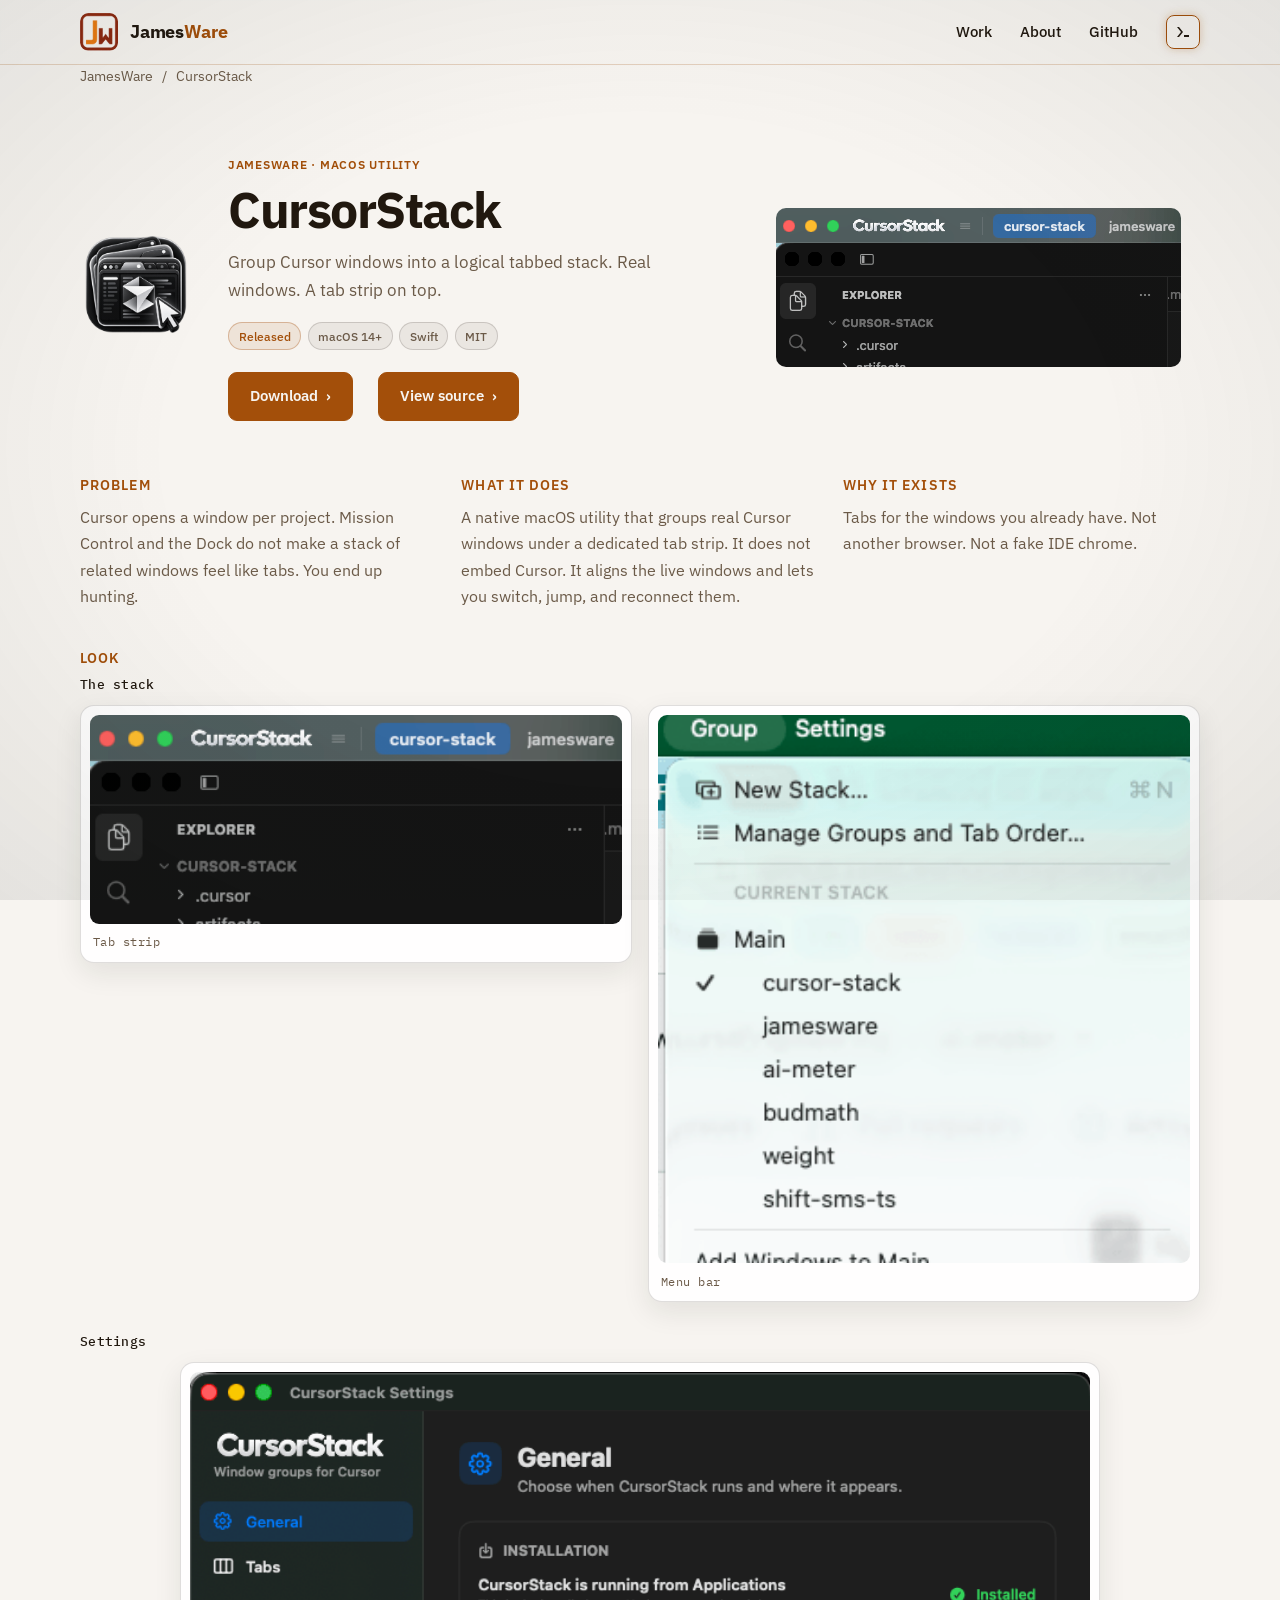
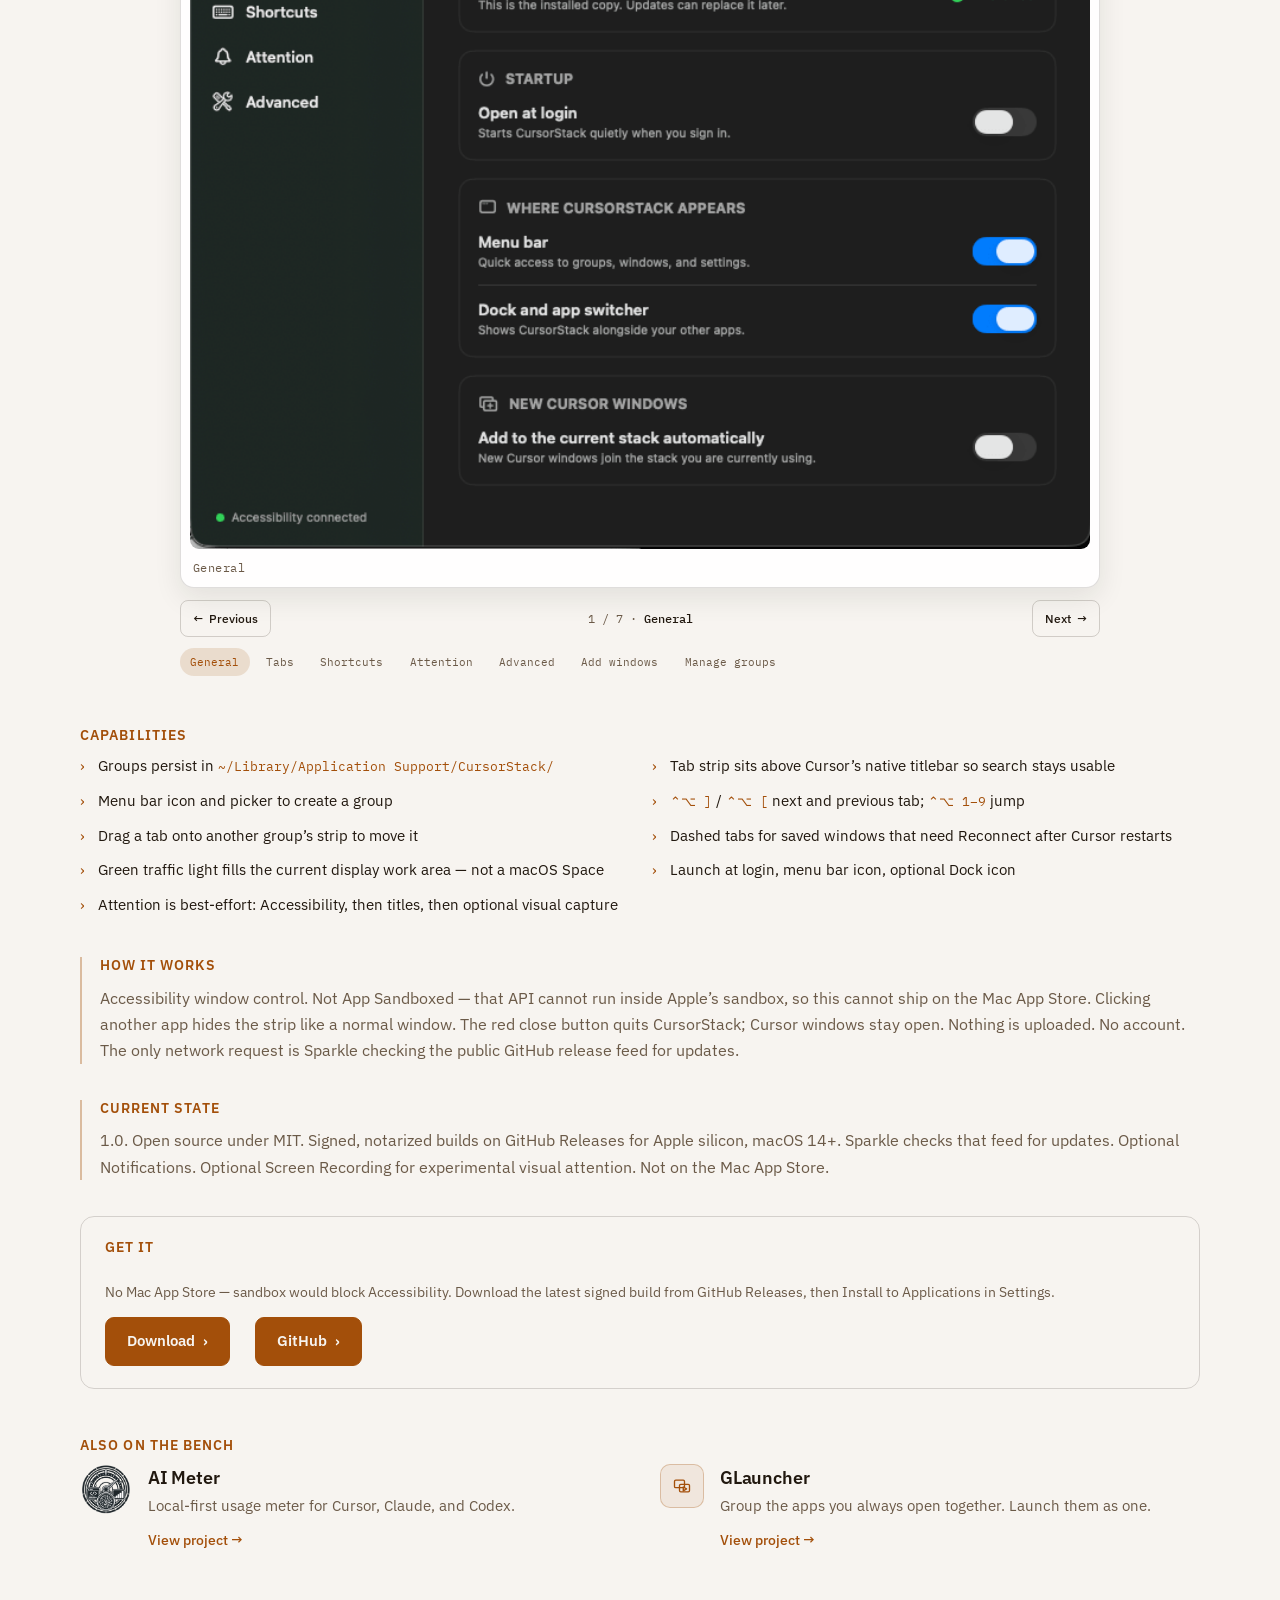
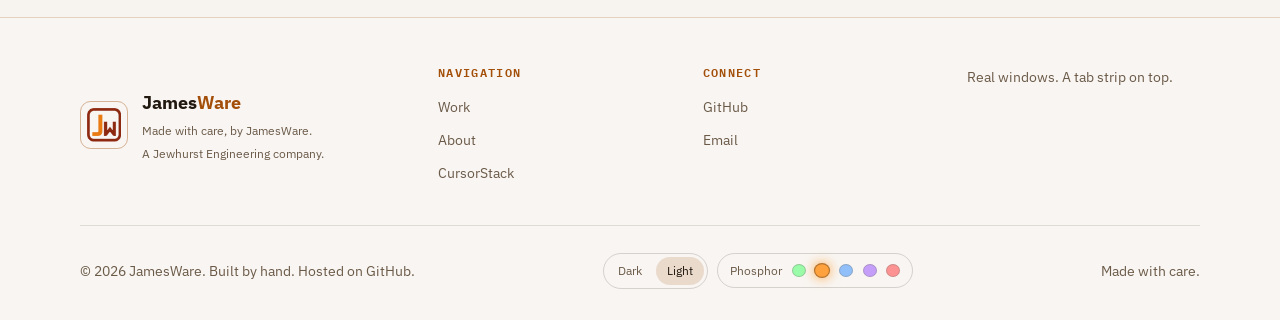
<file: cursor-stack/index.html>
<!DOCTYPE html>
<html lang="en" data-theme="green" data-mode="dark" data-asset-root="../">
  <head>
    <meta charset="utf-8" />
    <meta name="viewport" content="width=device-width, initial-scale=1" />
    <title>CursorStack — JamesWare</title>
    <meta
      name="description"
      content="Group Cursor windows into a logical tabbed stack. Native macOS. No embed. No App Store. No account."
    />
    <script>
      (function () {
        var themes = ["green", "orange", "blue", "purple", "red"];
        var last = null;
        try {
          last = localStorage.getItem("jamesware-theme");
        } catch (e) {}
        var pool = themes.filter(function (name) {
          return name !== last;
        });
        var theme = pool[Math.floor(Math.random() * pool.length)];
        document.documentElement.setAttribute("data-theme", theme);
        try {
          localStorage.setItem("jamesware-theme", theme);
        } catch (e) {}
        var savedMode = null;
        try {
          savedMode = localStorage.getItem("jamesware-mode");
        } catch (e) {}
        var mode =
          savedMode === "light" || savedMode === "dark"
            ? savedMode
            : window.matchMedia("(prefers-color-scheme: light)").matches
              ? "light"
              : "dark";
        document.documentElement.setAttribute("data-mode", mode);
        window.jwSetLogos = function () {
          var activeTheme = document.documentElement.getAttribute("data-theme") || "green";
          var root = document.documentElement.getAttribute("data-asset-root") || "";
          if (root && root.charAt(root.length - 1) !== "/") root += "/";
          document.querySelectorAll("[data-logo]").forEach(function (el) {
            var src =
              root +
              "assets/brand/jamesware-" +
              el.getAttribute("data-logo") +
              "-" +
              activeTheme +
              ".png";
            el.querySelectorAll("img").forEach(function (img) {
              if (!img.dataset.fallbackBound) {
                img.dataset.fallbackBound = "true";
                img.addEventListener("error", function () {
                  img.style.visibility = "hidden";
                });
                img.addEventListener("load", function () {
                  img.style.visibility = "visible";
                });
              }
              if (!img.getAttribute("src")) img.src = src;
            });
          });
        };
      })();
    </script>
    <link rel="icon" href="../favicon.svg" type="image/svg+xml" />
    <link rel="preconnect" href="https://fonts.googleapis.com" />
    <link rel="preconnect" href="https://fonts.gstatic.com" crossorigin />
    <link
      href="https://fonts.googleapis.com/css2?family=IBM+Plex+Sans:wght@400;500;600;700&family=IBM+Plex+Mono:wght@400;500;600&family=VT323&display=swap"
      rel="stylesheet"
    />
    <link rel="stylesheet" href="../assets/styles.css" />
  </head>
  <body>
    <div class="vignette" aria-hidden="true"></div>
    <a class="skip" href="#main">Skip to content</a>

    <header class="site-header">
      <div class="wrap">
        <a class="brand" href="../index.html">
          <span class="logo-swap logo-swap--square" data-logo="square">
            <img class="logo-swap__a" alt="JamesWare" width="40" height="40" />
            <img class="logo-swap__b" alt="" width="40" height="40" />
          </span>
          <span class="wordmark">James<span class="accent">Ware</span></span>
        </a>
        <nav class="nav" aria-label="Primary">
          <a href="../index.html#projects">Work</a>
          <a href="../index.html#about">About</a>
          <a href="https://github.com/JewhurstEngineering">GitHub</a>
          <a class="prompt-btn" href="../index.html#projects" aria-label="Open work">
            <svg width="16" height="16" viewBox="0 0 16 16" fill="currentColor" aria-hidden="true">
              <path d="M2 3h2l4 5-4 5H2l4-5-4-5zm7 8h5v2H9v-2z" />
            </svg>
          </a>
        </nav>
      </div>
    </header>
    <script>
      jwSetLogos();
    </script>

    <main id="main">
      <div class="wrap">
        <nav class="crumb" aria-label="Breadcrumb">
          <a href="../index.html">JamesWare</a>
          <span aria-hidden="true">/</span>
          <span>CursorStack</span>
        </nav>

        <section class="product-hero">
          <div class="product-logo-wrap" aria-hidden="true">
            <img
              class="product-logo shot--dark"
              src="images/cursorstack-logo-square-color.png"
              alt=""
              width="92"
              height="92"
            />
            <img
              class="product-logo shot--light"
              src="images/cursorstack-logo-square-black.png"
              alt=""
              width="92"
              height="92"
            />
          </div>
          <div>
            <p class="card-kicker">JamesWare · macOS utility</p>
            <h1>CursorStack</h1>
            <p class="product-tagline">
              Group Cursor windows into a logical tabbed stack. Real windows. A tab strip on top.
            </p>
            <div class="badge-row">
              <span class="status status--released">Released</span>
              <span class="badge">macOS 14+</span>
              <span class="badge">Swift</span>
              <span class="badge">MIT</span>
            </div>
            <div class="cta-row">
              <a class="btn" href="https://github.com/JewhurstEngineering/cursor-stack/releases/latest">Download <span aria-hidden="true">›</span></a>
              <a class="btn" href="https://github.com/JewhurstEngineering/cursor-stack">View source <span aria-hidden="true">›</span></a>
            </div>
          </div>
          <figure class="device device--shot">
            <img
              class="device__photo"
              src="images/cursorstack-windowbar.png"
              alt="CursorStack tab strip above a Cursor window"
              fetchpriority="high"
            />
          </figure>
        </section>

        <section class="product-copy">
          <div class="prose-grid">
            <div>
              <h2>Problem</h2>
              <p>
                Cursor opens a window per project. Mission Control and the Dock do not make a stack of
                related windows feel like tabs. You end up hunting.
              </p>
            </div>
            <div>
              <h2>What it does</h2>
              <p>
                A native macOS utility that groups real Cursor windows under a dedicated tab strip. It
                does not embed Cursor. It aligns the live windows and lets you switch, jump, and
                reconnect them.
              </p>
            </div>
            <div>
              <h2>Why it exists</h2>
              <p>Tabs for the windows you already have. Not another browser. Not a fake IDE chrome.</p>
            </div>
          </div>

          <section class="look" aria-labelledby="cursor-stack-look">
            <h2 id="cursor-stack-look">Look</h2>

            <div class="shot-group">
              <h3 class="shot-group__title">The stack</h3>
              <div class="shot-gallery shot-gallery--pair">
                <figure class="shot">
                  <img
                    src="images/cursorstack-windowbar.png"
                    alt="CursorStack tab strip above a Cursor window"
                    loading="lazy"
                  />
                  <figcaption>Tab strip</figcaption>
                </figure>
                <figure class="shot">
                  <img
                    src="images/cursorstack-menubar.png"
                    alt="CursorStack menu bar picker showing the current stack"
                    loading="lazy"
                  />
                  <figcaption>Menu bar</figcaption>
                </figure>
              </div>
            </div>

            <div class="shot-group">
              <h3 class="shot-group__title">Settings</h3>
              <div class="shot-carousel" data-shot-carousel aria-label="CursorStack settings screenshots">
                <div class="shot-carousel__stage" aria-live="polite">
                  <figure
                    class="shot shot-carousel__slide is-active"
                    id="settings-slide-general"
                    data-shot-slide
                    aria-label="1 of 7: General"
                  >
                    <img
                      src="images/cursorstack-settings-general.png"
                      alt="CursorStack General settings"
                      loading="lazy"
                    />
                    <figcaption>General</figcaption>
                  </figure>
                  <figure
                    class="shot shot-carousel__slide"
                    id="settings-slide-tabs"
                    data-shot-slide
                    aria-label="2 of 7: Tabs"
                    hidden
                  >
                    <img
                      src="images/cursorstack-settings-tabs.png"
                      alt="CursorStack Tabs settings"
                      loading="lazy"
                    />
                    <figcaption>Tabs</figcaption>
                  </figure>
                  <figure
                    class="shot shot-carousel__slide"
                    id="settings-slide-shortcuts"
                    data-shot-slide
                    aria-label="3 of 7: Shortcuts"
                    hidden
                  >
                    <img
                      src="images/cursorstack-settings-shortcuts.png"
                      alt="CursorStack Shortcuts settings"
                      loading="lazy"
                    />
                    <figcaption>Shortcuts</figcaption>
                  </figure>
                  <figure
                    class="shot shot-carousel__slide"
                    id="settings-slide-attention"
                    data-shot-slide
                    aria-label="4 of 7: Attention"
                    hidden
                  >
                    <img
                      src="images/cursorstack-settings-attention.png"
                      alt="CursorStack Attention settings"
                      loading="lazy"
                    />
                    <figcaption>Attention</figcaption>
                  </figure>
                  <figure
                    class="shot shot-carousel__slide"
                    id="settings-slide-advanced"
                    data-shot-slide
                    aria-label="5 of 7: Advanced"
                    hidden
                  >
                    <img
                      src="images/cursorstack-settings-advanced.png"
                      alt="CursorStack Advanced settings"
                      loading="lazy"
                    />
                    <figcaption>Advanced</figcaption>
                  </figure>
                  <figure
                    class="shot shot-carousel__slide"
                    id="settings-slide-add-windows"
                    data-shot-slide
                    aria-label="6 of 7: Add windows"
                    hidden
                  >
                    <img
                      src="images/cursorstack-settings-add-windows.png"
                      alt="CursorStack Add windows picker"
                      loading="lazy"
                    />
                    <figcaption>Add windows</figcaption>
                  </figure>
                  <figure
                    class="shot shot-carousel__slide"
                    id="settings-slide-manage-tabs"
                    data-shot-slide
                    aria-label="7 of 7: Manage groups"
                    hidden
                  >
                    <img
                      src="images/cursorstack-settings-manage-tabs.png"
                      alt="CursorStack Manage Groups window"
                      loading="lazy"
                    />
                    <figcaption>Manage groups</figcaption>
                  </figure>
                </div>

                <div class="shot-carousel__controls">
                  <button type="button" data-carousel-prev aria-label="Previous settings screenshot">
                    <span aria-hidden="true">←</span> Previous
                  </button>
                  <p aria-atomic="true">
                    <span data-carousel-current>1</span> / 7 ·
                    <strong data-carousel-label>General</strong>
                  </p>
                  <button type="button" data-carousel-next aria-label="Next settings screenshot">
                    Next <span aria-hidden="true">→</span>
                  </button>
                </div>

                <div class="shot-carousel__tabs" role="tablist" aria-label="Choose settings screen">
                  <button
                    type="button"
                    role="tab"
                    aria-controls="settings-slide-general"
                    aria-selected="true"
                    data-carousel-go="0"
                  >General</button>
                  <button
                    type="button"
                    role="tab"
                    aria-controls="settings-slide-tabs"
                    aria-selected="false"
                    tabindex="-1"
                    data-carousel-go="1"
                  >Tabs</button>
                  <button
                    type="button"
                    role="tab"
                    aria-controls="settings-slide-shortcuts"
                    aria-selected="false"
                    tabindex="-1"
                    data-carousel-go="2"
                  >Shortcuts</button>
                  <button
                    type="button"
                    role="tab"
                    aria-controls="settings-slide-attention"
                    aria-selected="false"
                    tabindex="-1"
                    data-carousel-go="3"
                  >Attention</button>
                  <button
                    type="button"
                    role="tab"
                    aria-controls="settings-slide-advanced"
                    aria-selected="false"
                    tabindex="-1"
                    data-carousel-go="4"
                  >Advanced</button>
                  <button
                    type="button"
                    role="tab"
                    aria-controls="settings-slide-add-windows"
                    aria-selected="false"
                    tabindex="-1"
                    data-carousel-go="5"
                  >Add windows</button>
                  <button
                    type="button"
                    role="tab"
                    aria-controls="settings-slide-manage-tabs"
                    aria-selected="false"
                    tabindex="-1"
                    data-carousel-go="6"
                  >Manage groups</button>
                </div>
              </div>
            </div>
          </section>

          <div class="cap-grid">
            <h2>Capabilities</h2>
            <ul class="cap-list">
              <li>Groups persist in <code>~/Library/Application Support/CursorStack/</code></li>
              <li>Tab strip sits above Cursor’s native titlebar so search stays usable</li>
              <li>Menu bar icon and picker to create a group</li>
              <li><code>⌃⌥ ]</code> / <code>⌃⌥ [</code> next and previous tab; <code>⌃⌥ 1–9</code> jump</li>
              <li>Drag a tab onto another group’s strip to move it</li>
              <li>Dashed tabs for saved windows that need Reconnect after Cursor restarts</li>
              <li>Green traffic light fills the current display work area — not a macOS Space</li>
              <li>Launch at login, menu bar icon, optional Dock icon</li>
              <li>Attention is best-effort: Accessibility, then titles, then optional visual capture</li>
            </ul>
          </div>

          <div class="privacy">
            <h2>How it works</h2>
            <p>
              Accessibility window control. Not App Sandboxed — that API cannot run inside Apple’s
              sandbox, so this cannot ship on the Mac App Store. Clicking another app hides the strip
              like a normal window. The red close button quits CursorStack; Cursor windows stay open.
              Nothing is uploaded. No account. The only network request is Sparkle checking the public
              GitHub release feed for updates.
            </p>
          </div>

          <div class="state">
            <h2>Current state</h2>
            <p>
              1.0. Open source under MIT. Signed, notarized builds on GitHub Releases for Apple
              silicon, macOS 14+. Sparkle checks that feed for updates. Optional Notifications.
              Optional Screen Recording for experimental visual attention. Not on the Mac App Store.
            </p>
          </div>

          <div class="get-it">
            <h2>Get it</h2>
            <p class="note">
              No Mac App Store — sandbox would block Accessibility. Download the latest signed build
              from GitHub Releases, then Install to Applications in Settings.
            </p>
            <div class="cta-row">
              <a class="btn" href="https://github.com/JewhurstEngineering/cursor-stack/releases/latest">Download <span aria-hidden="true">›</span></a>
              <a class="btn" href="https://github.com/JewhurstEngineering/cursor-stack">GitHub <span aria-hidden="true">›</span></a>
            </div>
          </div>

          <div class="related">
            <h2>Also on the bench</h2>
            <div class="work-list">
              <article class="work-item">
                <div class="product-logo-wrap product-logo-wrap--card" aria-hidden="true">
                  <img
                    class="product-logo shot--dark"
                    src="../ai-meter/images/jamesware-aimeter-logo-square.png"
                    alt=""
                    width="44"
                    height="44"
                  />
                  <img
                    class="product-logo shot--light"
                    src="../ai-meter/images/jamesware-aimeter-logo-square-black.png"
                    alt=""
                    width="44"
                    height="44"
                  />
                </div>
                <div class="work-item__copy">
                  <h3>AI Meter</h3>
                  <p>Local-first usage meter for Cursor, Claude, and Codex.</p>
                  <a class="more" href="../ai-meter/index.html">View project →</a>
                </div>
              </article>
              <article class="work-item">
                <div class="card-icon" aria-hidden="true">
                  <svg viewBox="0 0 24 24">
                    <rect x="3" y="5" width="12" height="9" rx="1.5" />
                    <rect x="9" y="10" width="12" height="9" rx="1.5" />
                    <path d="M13.5 13.2l4 2.3-4 2.3z" />
                  </svg>
                </div>
                <div class="work-item__copy">
                  <h3>GLauncher</h3>
                  <p>Group the apps you always open together. Launch them as one.</p>
                  <a class="more" href="../glauncher/index.html">View project →</a>
                </div>
              </article>
            </div>
          </div>
        </section>
      </div>
    </main>

    <footer class="site-footer">
      <div class="wrap">
        <div class="footer-grid">
          <div class="footer-brand">
            <span class="logo-swap logo-swap--footer" data-logo="square">
              <img class="logo-swap__a" alt="JamesWare" width="48" height="48" />
              <img class="logo-swap__b" alt="" width="48" height="48" />
            </span>
            <script>
              jwSetLogos();
            </script>
            <div>
              <p class="footer-wordmark">James<span class="accent">Ware</span></p>
              <p class="footer-tagline">Made with care, by JamesWare.</p>
              <p class="footer-tagline">A Jewhurst Engineering company.</p>
            </div>
          </div>
          <div>
            <h3>Navigation</h3>
            <ul>
              <li><a href="../index.html#projects">Work</a></li>
              <li><a href="../index.html#about">About</a></li>
              <li><a href="index.html">CursorStack</a></li>
            </ul>
          </div>
          <div>
            <h3>Connect</h3>
            <ul>
              <li><a href="https://github.com/JewhurstEngineering">GitHub</a></li>
              <li><a href="mailto:jameswaredotdev@gmail.com">Email</a></li>
            </ul>
          </div>
          <div class="stay">
            <p>Real windows. A tab strip on top.</p>
          </div>
        </div>
        <div class="footer-base">
          <p>© 2026 JamesWare. Built by hand. Hosted on GitHub.</p>
          <div class="theme-controls">
            <div class="appearance-switcher" role="group" aria-label="Appearance">
              <button type="button" data-mode-pick="dark" aria-label="Dark appearance" aria-pressed="false">Dark</button>
              <button type="button" data-mode-pick="light" aria-label="Light appearance" aria-pressed="false">Light</button>
            </div>
            <div class="theme-switcher" role="group" aria-label="Color theme">
              <span>Phosphor</span>
              <button class="dot" type="button" data-theme-pick="green" aria-label="Green phosphor" aria-pressed="false"></button>
              <button class="dot" type="button" data-theme-pick="orange" aria-label="Amber phosphor" aria-pressed="false"></button>
              <button class="dot" type="button" data-theme-pick="blue" aria-label="Blue phosphor" aria-pressed="false"></button>
              <button class="dot" type="button" data-theme-pick="purple" aria-label="Purple phosphor" aria-pressed="false"></button>
              <button class="dot" type="button" data-theme-pick="red" aria-label="Red phosphor" aria-pressed="false"></button>
            </div>
          </div>
          <p>Made with care.</p>
        </div>
      </div>
    </footer>
    <script src="../assets/theme.js"></script>
  </body>
</html>
</file>
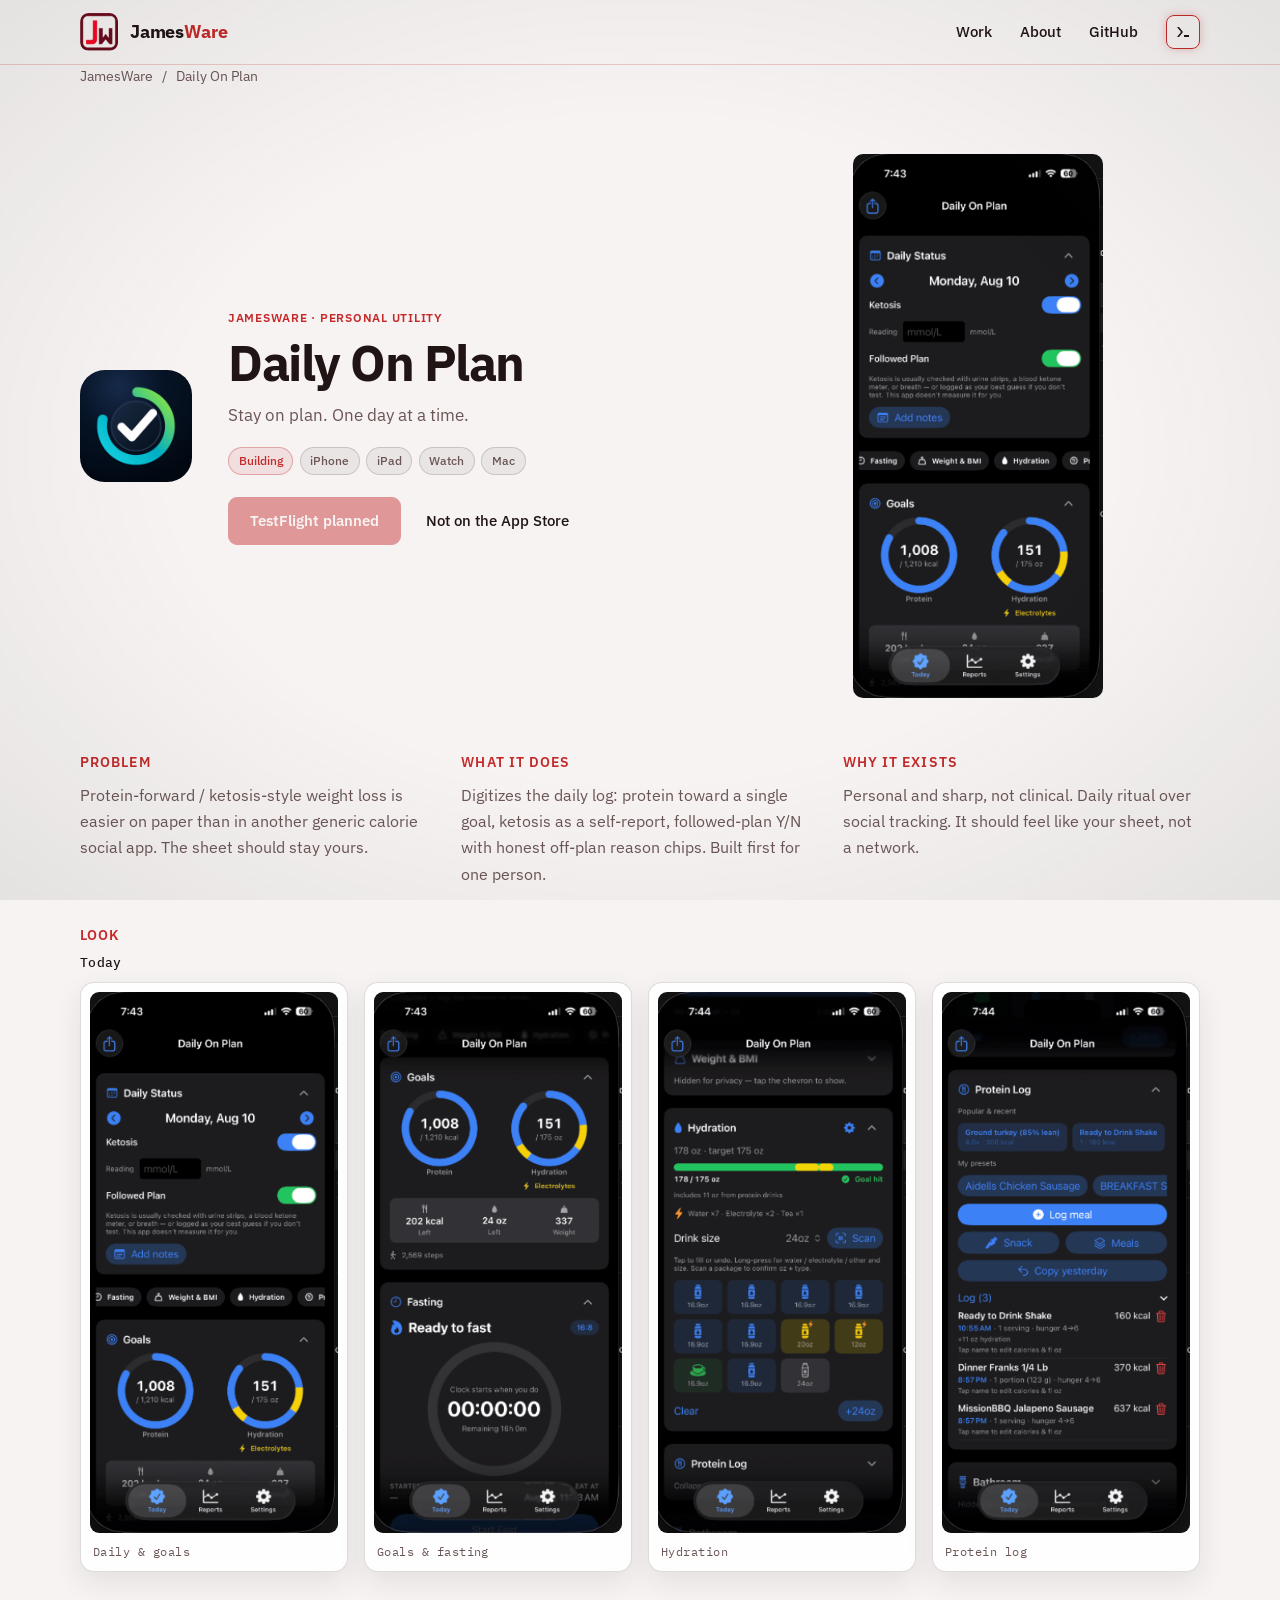
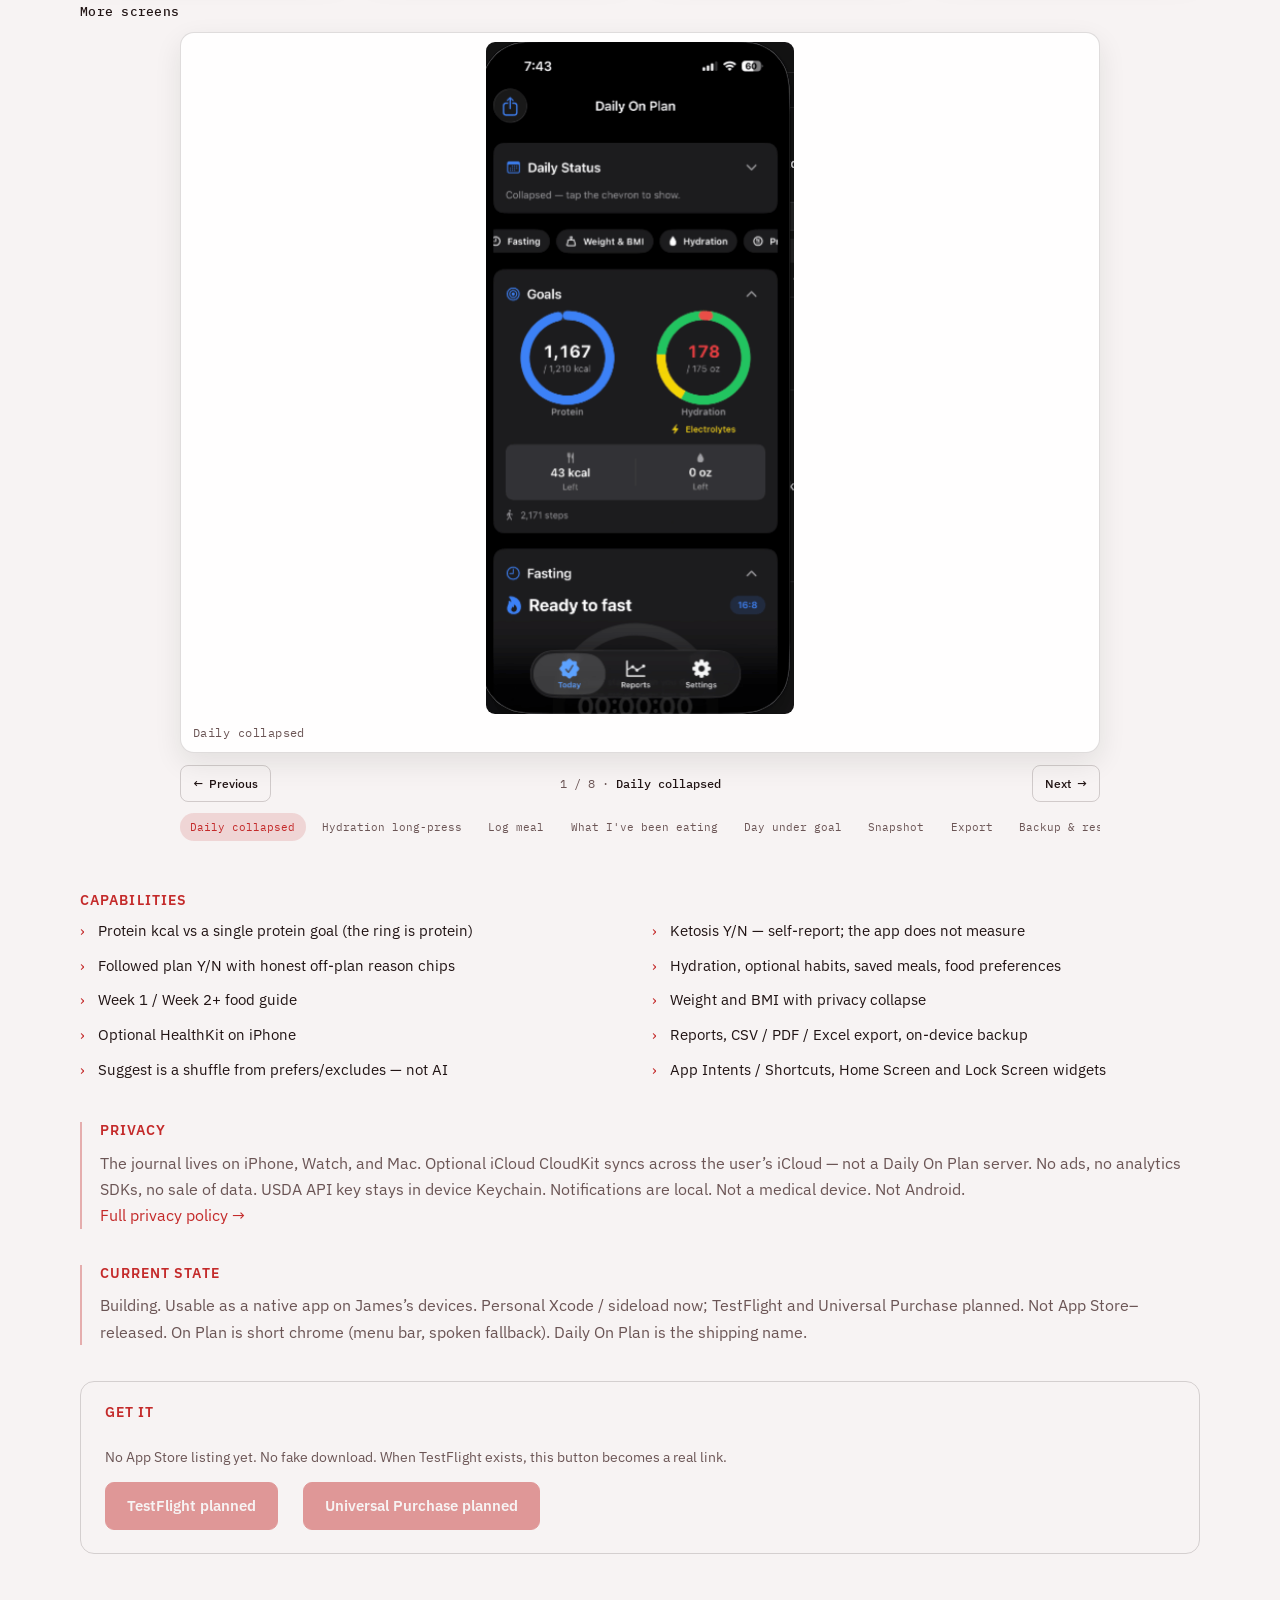
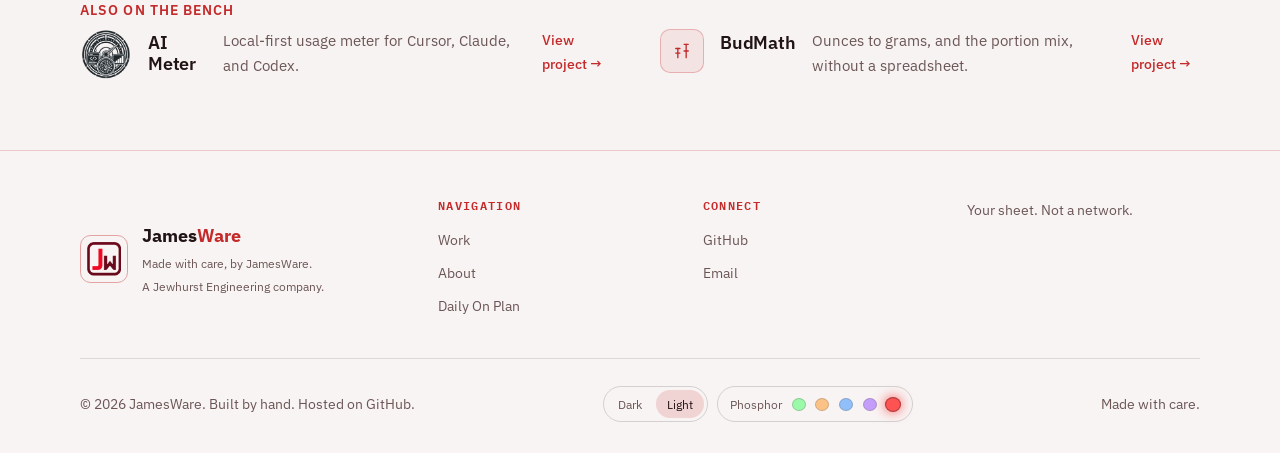
<file: daily-on-plan/index.html>
<!DOCTYPE html>
<html lang="en" data-theme="green" data-mode="dark" data-asset-root="../">
  <head>
    <meta charset="utf-8" />
    <meta name="viewport" content="width=device-width, initial-scale=1" />
    <title>Daily On Plan — JamesWare</title>
    <meta
      name="description"
      content="Stay on plan. One day at a time. A personal, on-device daily nutrition sheet — digitize the paper log, not become another calorie social app."
    />
    <script>
      (function () {
        var themes = ["green", "orange", "blue", "purple", "red"];
        var last = null;
        try {
          last = localStorage.getItem("jamesware-theme");
        } catch (e) {}
        var pool = themes.filter(function (name) {
          return name !== last;
        });
        var theme = pool[Math.floor(Math.random() * pool.length)];
        document.documentElement.setAttribute("data-theme", theme);
        try {
          localStorage.setItem("jamesware-theme", theme);
        } catch (e) {}
        var savedMode = null;
        try {
          savedMode = localStorage.getItem("jamesware-mode");
        } catch (e) {}
        var mode =
          savedMode === "light" || savedMode === "dark"
            ? savedMode
            : window.matchMedia("(prefers-color-scheme: light)").matches
              ? "light"
              : "dark";
        document.documentElement.setAttribute("data-mode", mode);
        window.jwSetLogos = function () {
          var activeTheme = document.documentElement.getAttribute("data-theme") || "green";
          var root = document.documentElement.getAttribute("data-asset-root") || "";
          if (root && root.charAt(root.length - 1) !== "/") root += "/";
          document.querySelectorAll("[data-logo]").forEach(function (el) {
            var src =
              root +
              "assets/brand/jamesware-" +
              el.getAttribute("data-logo") +
              "-" +
              activeTheme +
              ".png";
            el.querySelectorAll("img").forEach(function (img) {
              if (!img.dataset.fallbackBound) {
                img.dataset.fallbackBound = "true";
                img.addEventListener("error", function () {
                  img.style.visibility = "hidden";
                });
                img.addEventListener("load", function () {
                  img.style.visibility = "visible";
                });
              }
              if (!img.getAttribute("src")) img.src = src;
            });
          });
        };
      })();
    </script>
    <link rel="icon" href="../favicon.svg" type="image/svg+xml" />
    <link rel="preconnect" href="https://fonts.googleapis.com" />
    <link rel="preconnect" href="https://fonts.gstatic.com" crossorigin />
    <link
      href="https://fonts.googleapis.com/css2?family=IBM+Plex+Sans:wght@400;500;600;700&family=IBM+Plex+Mono:wght@400;500;600&family=VT323&display=swap"
      rel="stylesheet"
    />
    <link rel="stylesheet" href="../assets/styles.css" />
  </head>
  <body>
    <div class="vignette" aria-hidden="true"></div>
    <a class="skip" href="#main">Skip to content</a>

    <header class="site-header">
      <div class="wrap">
        <a class="brand" href="../index.html">
          <span class="logo-swap logo-swap--square" data-logo="square">
            <img class="logo-swap__a" alt="JamesWare" width="40" height="40" />
            <img class="logo-swap__b" alt="" width="40" height="40" />
          </span>
          <span class="wordmark">James<span class="accent">Ware</span></span>
        </a>
        <nav class="nav" aria-label="Primary">
          <a href="../index.html#projects">Work</a>
          <a href="../index.html#about">About</a>
          <a href="https://github.com/JewhurstEngineering">GitHub</a>
          <a class="prompt-btn" href="../index.html#projects" aria-label="Open work">
            <svg width="16" height="16" viewBox="0 0 16 16" fill="currentColor" aria-hidden="true">
              <path d="M2 3h2l4 5-4 5H2l4-5-4-5zm7 8h5v2H9v-2z" />
            </svg>
          </a>
        </nav>
      </div>
    </header>
    <script>
      jwSetLogos();
    </script>

    <main id="main">
      <div class="wrap">
        <nav class="crumb" aria-label="Breadcrumb">
          <a href="../index.html">JamesWare</a>
          <span aria-hidden="true">/</span>
          <span>Daily On Plan</span>
        </nav>

        <section class="product-hero">
          <img
            class="product-logo"
            src="images/dailyonplan-logo.png"
            alt=""
            width="92"
            height="92"
          />
          <div>
            <p class="card-kicker">JamesWare · Personal utility</p>
            <h1>Daily On Plan</h1>
            <p class="product-tagline">Stay on plan. One day at a time.</p>
            <div class="badge-row">
              <span class="status status--building">Building</span>
              <span class="badge">iPhone</span>
              <span class="badge">iPad</span>
              <span class="badge">Watch</span>
              <span class="badge">Mac</span>
            </div>
            <div class="cta-row">
              <span class="btn btn--disabled" aria-disabled="true">TestFlight planned</span>
              <span class="link-arrow" aria-disabled="true">Not on the App Store</span>
            </div>
          </div>
          <figure class="device device--shot">
            <img
              class="device__photo"
              src="images/dailyonplan-dailyandgoals.png"
              alt="Daily On Plan Today screen with daily status and protein and hydration rings"
              fetchpriority="high"
            />
          </figure>
        </section>

        <section class="product-copy">
          <div class="prose-grid">
            <div>
              <h2>Problem</h2>
              <p>
                Protein-forward / ketosis-style weight loss is easier on paper than in another
                generic calorie social app. The sheet should stay yours.
              </p>
            </div>
            <div>
              <h2>What it does</h2>
              <p>
                Digitizes the daily log: protein toward a single goal, ketosis as a self-report,
                followed-plan Y/N with honest off-plan reason chips. Built first for one person.
              </p>
            </div>
            <div>
              <h2>Why it exists</h2>
              <p>
                Personal and sharp, not clinical. Daily ritual over social tracking. It should
                feel like your sheet, not a network.
              </p>
            </div>
          </div>

          <section class="look" aria-labelledby="daily-on-plan-look">
            <h2 id="daily-on-plan-look">Look</h2>

            <div class="shot-group">
              <h3 class="shot-group__title">Today</h3>
              <div class="shot-gallery shot-gallery--phone">
                <figure class="shot">
                  <img
                    src="images/dailyonplan-dailyandgoals.png"
                    alt="Daily On Plan Today screen with daily status and goals"
                    loading="lazy"
                  />
                  <figcaption>Daily &amp; goals</figcaption>
                </figure>
                <figure class="shot">
                  <img
                    src="images/dailyonplan-goalsandfasting.png"
                    alt="Daily On Plan goals rings and fasting timer"
                    loading="lazy"
                  />
                  <figcaption>Goals &amp; fasting</figcaption>
                </figure>
                <figure class="shot">
                  <img
                    src="images/dailyonplan-hydration.png"
                    alt="Daily On Plan hydration log"
                    loading="lazy"
                  />
                  <figcaption>Hydration</figcaption>
                </figure>
                <figure class="shot">
                  <img
                    src="images/dailyonplan-proteinlog.png"
                    alt="Daily On Plan protein log"
                    loading="lazy"
                  />
                  <figcaption>Protein log</figcaption>
                </figure>
              </div>
            </div>

            <div class="shot-group">
              <h3 class="shot-group__title">More screens</h3>
              <div
                class="shot-carousel shot-carousel--phone"
                data-shot-carousel
                aria-label="Daily On Plan screenshots"
              >
                <div class="shot-carousel__stage" aria-live="polite">
                  <figure
                    class="shot shot-carousel__slide is-active"
                    id="look-slide-collapsed"
                    data-shot-slide
                    aria-label="1 of 8: Daily collapsed"
                  >
                    <img
                      src="images/dailyonplan-dailyandgoalsover.png"
                      alt="Daily On Plan Today with daily status collapsed"
                      loading="lazy"
                    />
                    <figcaption>Daily collapsed</figcaption>
                  </figure>
                  <figure
                    class="shot shot-carousel__slide"
                    id="look-slide-hydration-press"
                    data-shot-slide
                    aria-label="2 of 8: Hydration long-press"
                    hidden
                  >
                    <img
                      src="images/dailyonplan-hydration-longpress.png"
                      alt="Daily On Plan hydration long-press drink menu"
                      loading="lazy"
                    />
                    <figcaption>Hydration long-press</figcaption>
                  </figure>
                  <figure
                    class="shot shot-carousel__slide"
                    id="look-slide-log-meal"
                    data-shot-slide
                    aria-label="3 of 8: Log meal"
                    hidden
                  >
                    <img
                      src="images/dailyonplan-proteinlog-logmeal.png"
                      alt="Daily On Plan log meal food search"
                      loading="lazy"
                    />
                    <figcaption>Log meal</figcaption>
                  </figure>
                  <figure
                    class="shot shot-carousel__slide"
                    id="look-slide-eating"
                    data-shot-slide
                    aria-label="4 of 8: What I've been eating"
                    hidden
                  >
                    <img
                      src="images/dailyonplan-whativebeeneating.png"
                      alt="Daily On Plan What I've Been Eating day view"
                      loading="lazy"
                    />
                    <figcaption>What I've been eating</figcaption>
                  </figure>
                  <figure
                    class="shot shot-carousel__slide"
                    id="look-slide-eating-under"
                    data-shot-slide
                    aria-label="5 of 8: Day under goal"
                    hidden
                  >
                    <img
                      src="images/dailyonplan-whativebeeneating-under.png"
                      alt="Daily On Plan What I've Been Eating on a day under goal"
                      loading="lazy"
                    />
                    <figcaption>Day under goal</figcaption>
                  </figure>
                  <figure
                    class="shot shot-carousel__slide"
                    id="look-slide-snapshot"
                    data-shot-slide
                    aria-label="6 of 8: Snapshot"
                    hidden
                  >
                    <img
                      src="images/dailyonplan-snapshot.png"
                      alt="Daily On Plan Snapshot report"
                      loading="lazy"
                    />
                    <figcaption>Snapshot</figcaption>
                  </figure>
                  <figure
                    class="shot shot-carousel__slide"
                    id="look-slide-export"
                    data-shot-slide
                    aria-label="7 of 8: Export"
                    hidden
                  >
                    <img
                      src="images/dailyonplan-export.png"
                      alt="Daily On Plan export formats"
                      loading="lazy"
                    />
                    <figcaption>Export</figcaption>
                  </figure>
                  <figure
                    class="shot shot-carousel__slide"
                    id="look-slide-backup"
                    data-shot-slide
                    aria-label="8 of 8: Backup &amp; restore"
                    hidden
                  >
                    <img
                      src="images/dailyonplan-backupandrestore.png"
                      alt="Daily On Plan backup and restore"
                      loading="lazy"
                    />
                    <figcaption>Backup &amp; restore</figcaption>
                  </figure>
                </div>

                <div class="shot-carousel__controls">
                  <button type="button" data-carousel-prev aria-label="Previous screenshot">
                    <span aria-hidden="true">←</span> Previous
                  </button>
                  <p aria-atomic="true">
                    <span data-carousel-current>1</span> / 8 ·
                    <strong data-carousel-label>Daily collapsed</strong>
                  </p>
                  <button type="button" data-carousel-next aria-label="Next screenshot">
                    Next <span aria-hidden="true">→</span>
                  </button>
                </div>

                <div class="shot-carousel__tabs" role="tablist" aria-label="Choose screen">
                  <button
                    type="button"
                    role="tab"
                    aria-controls="look-slide-collapsed"
                    aria-selected="true"
                    data-carousel-go="0"
                  >Daily collapsed</button>
                  <button
                    type="button"
                    role="tab"
                    aria-controls="look-slide-hydration-press"
                    aria-selected="false"
                    tabindex="-1"
                    data-carousel-go="1"
                  >Hydration long-press</button>
                  <button
                    type="button"
                    role="tab"
                    aria-controls="look-slide-log-meal"
                    aria-selected="false"
                    tabindex="-1"
                    data-carousel-go="2"
                  >Log meal</button>
                  <button
                    type="button"
                    role="tab"
                    aria-controls="look-slide-eating"
                    aria-selected="false"
                    tabindex="-1"
                    data-carousel-go="3"
                  >What I've been eating</button>
                  <button
                    type="button"
                    role="tab"
                    aria-controls="look-slide-eating-under"
                    aria-selected="false"
                    tabindex="-1"
                    data-carousel-go="4"
                  >Day under goal</button>
                  <button
                    type="button"
                    role="tab"
                    aria-controls="look-slide-snapshot"
                    aria-selected="false"
                    tabindex="-1"
                    data-carousel-go="5"
                  >Snapshot</button>
                  <button
                    type="button"
                    role="tab"
                    aria-controls="look-slide-export"
                    aria-selected="false"
                    tabindex="-1"
                    data-carousel-go="6"
                  >Export</button>
                  <button
                    type="button"
                    role="tab"
                    aria-controls="look-slide-backup"
                    aria-selected="false"
                    tabindex="-1"
                    data-carousel-go="7"
                  >Backup &amp; restore</button>
                </div>
              </div>
            </div>
          </section>

          <div class="cap-grid">
            <h2>Capabilities</h2>
            <ul class="cap-list">
              <li>Protein kcal vs a single protein goal (the ring is protein)</li>
              <li>Ketosis Y/N — self-report; the app does not measure</li>
              <li>Followed plan Y/N with honest off-plan reason chips</li>
              <li>Hydration, optional habits, saved meals, food preferences</li>
              <li>Week 1 / Week 2+ food guide</li>
              <li>Weight and BMI with privacy collapse</li>
              <li>Optional HealthKit on iPhone</li>
              <li>Reports, CSV / PDF / Excel export, on-device backup</li>
              <li>Suggest is a shuffle from prefers/excludes — not AI</li>
              <li>App Intents / Shortcuts, Home Screen and Lock Screen widgets</li>
            </ul>
          </div>

          <div class="privacy">
            <h2>Privacy</h2>
            <p>
              The journal lives on iPhone, Watch, and Mac. Optional iCloud CloudKit syncs across
              the user’s iCloud — not a Daily On Plan server. No ads, no analytics SDKs, no sale of
              data. USDA API key stays in device Keychain. Notifications are local. Not a medical
              device. Not Android.
            </p>
            <p>
              <a href="privacy.html">Full privacy policy →</a>
            </p>
          </div>

          <div class="state">
            <h2>Current state</h2>
            <p>
              Building. Usable as a native app on James’s devices. Personal Xcode / sideload now;
              TestFlight and Universal Purchase planned. Not App Store–released. On Plan is short
              chrome (menu bar, spoken fallback). Daily On Plan is the shipping name.
            </p>
          </div>

          <div class="get-it">
            <h2>Get it</h2>
            <p class="note">
              No App Store listing yet. No fake download. When TestFlight exists, this button
              becomes a real link.
            </p>
            <div class="cta-row">
              <span class="btn btn--disabled" aria-disabled="true">TestFlight planned</span>
              <span class="btn btn--disabled" aria-disabled="true">Universal Purchase planned</span>
            </div>
          </div>

          <div class="related">
            <h2>Also on the bench</h2>
            <div class="work-list">
              <article class="work-item">
                <div class="product-logo-wrap product-logo-wrap--card" aria-hidden="true">
                  <img
                    class="product-logo shot--dark"
                    src="../ai-meter/images/jamesware-aimeter-logo-square.png"
                    alt=""
                    width="44"
                    height="44"
                  />
                  <img
                    class="product-logo shot--light"
                    src="../ai-meter/images/jamesware-aimeter-logo-square-black.png"
                    alt=""
                    width="44"
                    height="44"
                  />
                </div>
                <h3>AI Meter</h3>
                <p>Local-first usage meter for Cursor, Claude, and Codex.</p>
                <a class="more" href="../ai-meter/index.html">View project →</a>
              </article>
              <article class="work-item">
                <div class="card-icon" aria-hidden="true">
                  <svg viewBox="0 0 24 24">
                    <path d="M7 20V9M17 20V4" />
                    <path d="M4.5 9h5M14.5 4h5" />
                    <path d="M4.5 14.5h5M14.5 12h5" />
                  </svg>
                </div>
                <h3>BudMath</h3>
                <p>Ounces to grams, and the portion mix, without a spreadsheet.</p>
                <a class="more" href="../budmath/index.html">View project →</a>
              </article>
            </div>
          </div>
        </section>
      </div>
    </main>

    <footer class="site-footer">
      <div class="wrap">
        <div class="footer-grid">
          <div class="footer-brand">
            <span class="logo-swap logo-swap--footer" data-logo="square">
              <img class="logo-swap__a" alt="JamesWare" width="48" height="48" />
              <img class="logo-swap__b" alt="" width="48" height="48" />
            </span>
            <script>
              jwSetLogos();
            </script>
            <div>
              <p class="footer-wordmark">James<span class="accent">Ware</span></p>
              <p class="footer-tagline">Made with care, by JamesWare.</p>
              <p class="footer-tagline">A Jewhurst Engineering company.</p>
            </div>
          </div>
          <div>
            <h3>Navigation</h3>
            <ul>
              <li><a href="../index.html#projects">Work</a></li>
              <li><a href="../index.html#about">About</a></li>
              <li><a href="index.html">Daily On Plan</a></li>
            </ul>
          </div>
          <div>
            <h3>Connect</h3>
            <ul>
              <li><a href="https://github.com/JewhurstEngineering">GitHub</a></li>
              <li><a href="mailto:jameswaredotdev@gmail.com">Email</a></li>
            </ul>
          </div>
          <div class="stay">
            <p>Your sheet. Not a network.</p>
          </div>
        </div>
        <div class="footer-base">
          <p>© 2026 JamesWare. Built by hand. Hosted on GitHub.</p>
          <div class="theme-controls">
            <div class="appearance-switcher" role="group" aria-label="Appearance">
              <button type="button" data-mode-pick="dark" aria-label="Dark appearance" aria-pressed="false">Dark</button>
              <button type="button" data-mode-pick="light" aria-label="Light appearance" aria-pressed="false">Light</button>
            </div>
            <div class="theme-switcher" role="group" aria-label="Color theme">
              <span>Phosphor</span>
              <button class="dot" type="button" data-theme-pick="green" aria-label="Green phosphor" aria-pressed="false"></button>
              <button class="dot" type="button" data-theme-pick="orange" aria-label="Amber phosphor" aria-pressed="false"></button>
              <button class="dot" type="button" data-theme-pick="blue" aria-label="Blue phosphor" aria-pressed="false"></button>
              <button class="dot" type="button" data-theme-pick="purple" aria-label="Purple phosphor" aria-pressed="false"></button>
              <button class="dot" type="button" data-theme-pick="red" aria-label="Red phosphor" aria-pressed="false"></button>
            </div>
          </div>
          <p>Made with care.</p>
        </div>
      </div>
    </footer>
    <script src="../assets/theme.js"></script>
  </body>
</html>
</file>
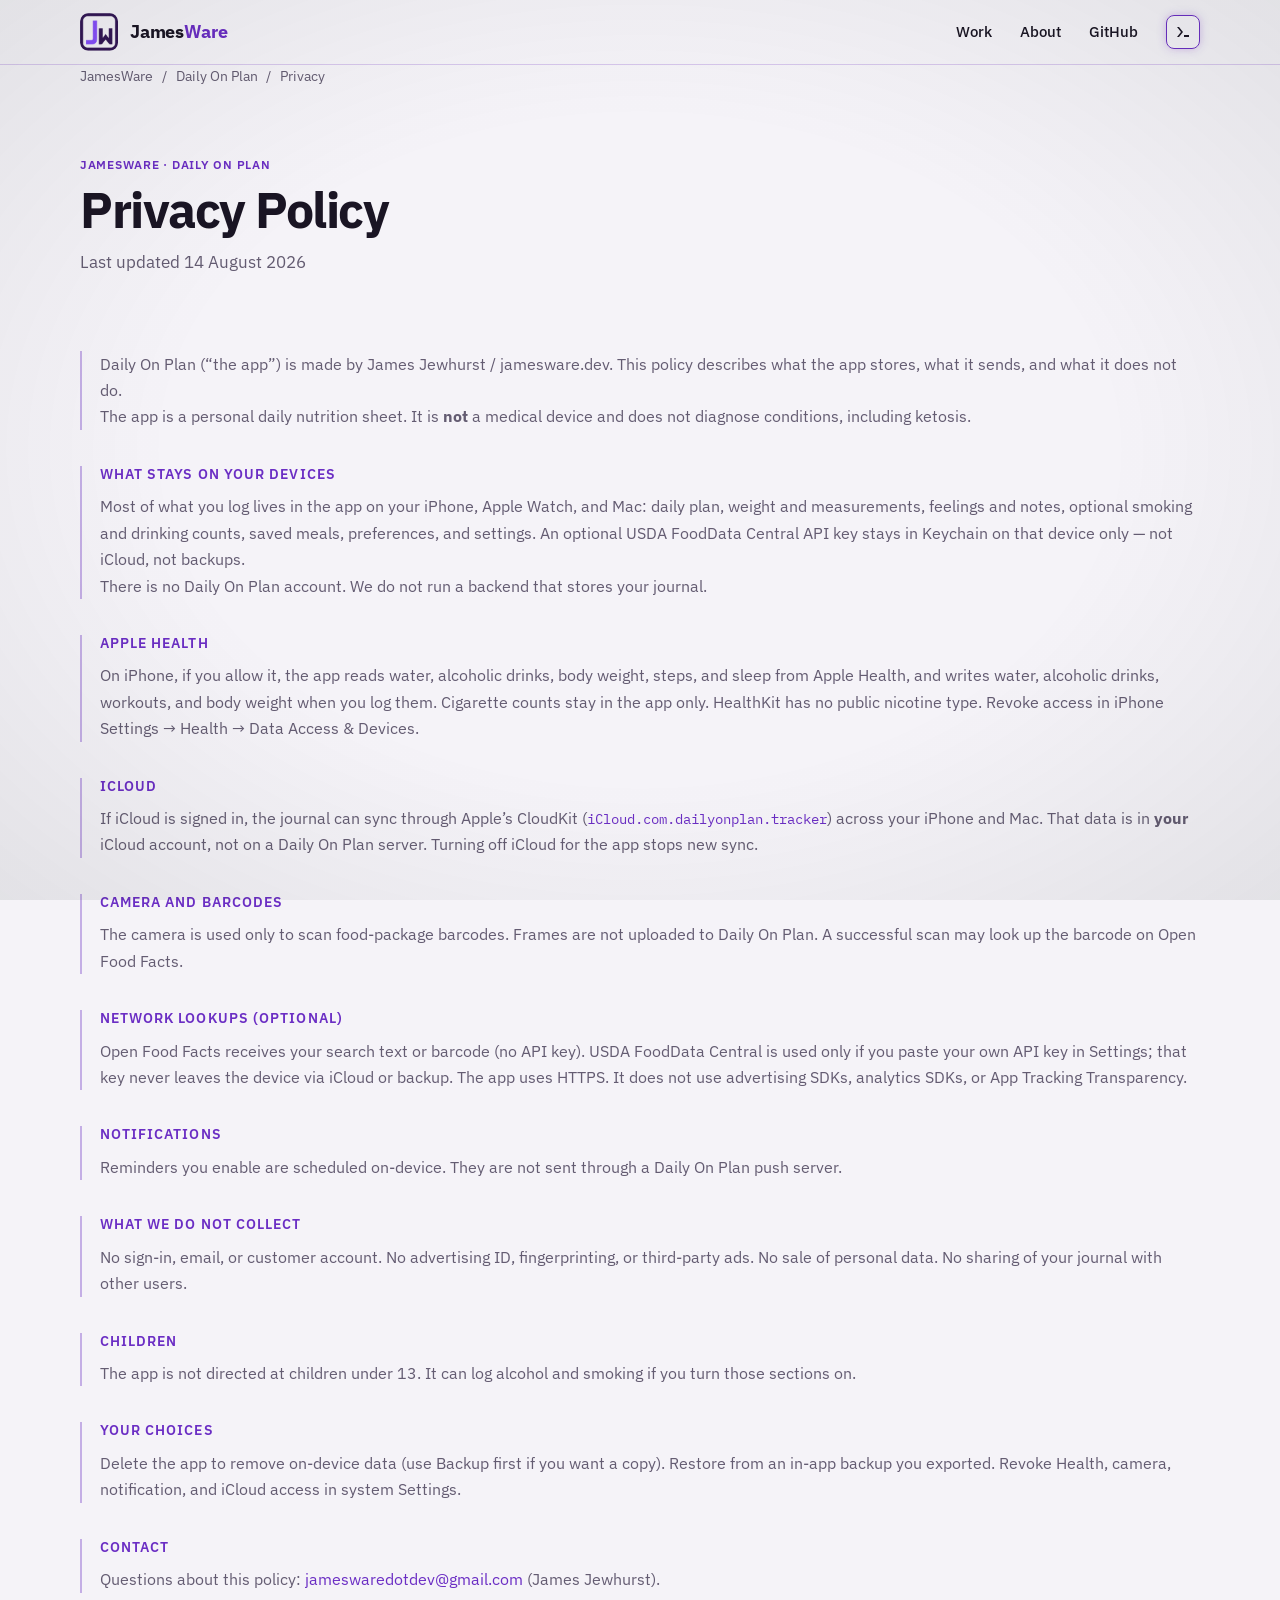
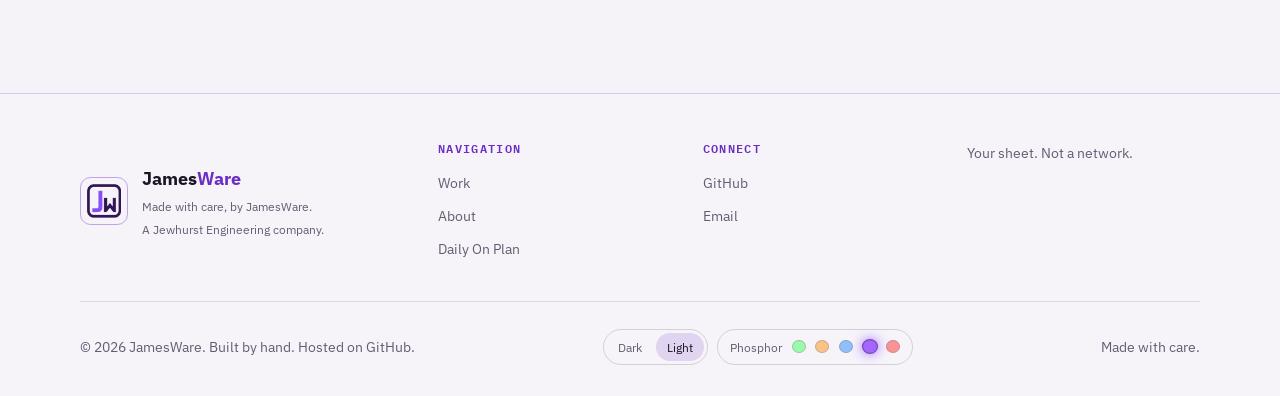
<file: daily-on-plan/privacy.html>
<!DOCTYPE html>
<html lang="en" data-theme="green" data-mode="dark" data-asset-root="../">
  <head>
    <meta charset="utf-8" />
    <meta name="viewport" content="width=device-width, initial-scale=1" />
    <title>Privacy Policy — Daily On Plan</title>
    <meta
      name="description"
      content="Privacy policy for Daily On Plan: on-device journal, optional Apple Health and iCloud, no accounts, no ads."
    />
    <script>
      (function () {
        var themes = ["green", "orange", "blue", "purple", "red"];
        var last = null;
        try {
          last = localStorage.getItem("jamesware-theme");
        } catch (e) {}
        var pool = themes.filter(function (name) {
          return name !== last;
        });
        var theme = pool[Math.floor(Math.random() * pool.length)];
        document.documentElement.setAttribute("data-theme", theme);
        try {
          localStorage.setItem("jamesware-theme", theme);
        } catch (e) {}
        var savedMode = null;
        try {
          savedMode = localStorage.getItem("jamesware-mode");
        } catch (e) {}
        var mode =
          savedMode === "light" || savedMode === "dark"
            ? savedMode
            : window.matchMedia("(prefers-color-scheme: light)").matches
              ? "light"
              : "dark";
        document.documentElement.setAttribute("data-mode", mode);
        window.jwSetLogos = function () {
          var activeTheme = document.documentElement.getAttribute("data-theme") || "green";
          var root = document.documentElement.getAttribute("data-asset-root") || "";
          if (root && root.charAt(root.length - 1) !== "/") root += "/";
          document.querySelectorAll("[data-logo]").forEach(function (el) {
            var src =
              root +
              "assets/brand/jamesware-" +
              el.getAttribute("data-logo") +
              "-" +
              activeTheme +
              ".png";
            el.querySelectorAll("img").forEach(function (img) {
              if (!img.dataset.fallbackBound) {
                img.dataset.fallbackBound = "true";
                img.addEventListener("error", function () {
                  img.style.visibility = "hidden";
                });
                img.addEventListener("load", function () {
                  img.style.visibility = "visible";
                });
              }
              if (!img.getAttribute("src")) img.src = src;
            });
          });
        };
      })();
    </script>
    <link rel="icon" href="../favicon.svg" type="image/svg+xml" />
    <link rel="preconnect" href="https://fonts.googleapis.com" />
    <link rel="preconnect" href="https://fonts.gstatic.com" crossorigin />
    <link
      href="https://fonts.googleapis.com/css2?family=IBM+Plex+Sans:wght@400;500;600;700&family=IBM+Plex+Mono:wght@400;500;600&family=VT323&display=swap"
      rel="stylesheet"
    />
    <link rel="stylesheet" href="../assets/styles.css" />
  </head>
  <body>
    <div class="vignette" aria-hidden="true"></div>
    <a class="skip" href="#main">Skip to content</a>

    <header class="site-header">
      <div class="wrap">
        <a class="brand" href="../index.html">
          <span class="logo-swap logo-swap--square" data-logo="square">
            <img class="logo-swap__a" alt="JamesWare" width="40" height="40" />
            <img class="logo-swap__b" alt="" width="40" height="40" />
          </span>
          <span class="wordmark">James<span class="accent">Ware</span></span>
        </a>
        <nav class="nav" aria-label="Primary">
          <a href="../index.html#projects">Work</a>
          <a href="../index.html#about">About</a>
          <a href="https://github.com/JewhurstEngineering">GitHub</a>
          <a class="prompt-btn" href="../index.html#projects" aria-label="Open work">
            <svg width="16" height="16" viewBox="0 0 16 16" fill="currentColor" aria-hidden="true">
              <path d="M2 3h2l4 5-4 5H2l4-5-4-5zm7 8h5v2H9v-2z" />
            </svg>
          </a>
        </nav>
      </div>
    </header>
    <script>
      jwSetLogos();
    </script>

    <main id="main">
      <div class="wrap">
        <nav class="crumb" aria-label="Breadcrumb">
          <a href="../index.html">JamesWare</a>
          <span aria-hidden="true">/</span>
          <a href="index.html">Daily On Plan</a>
          <span aria-hidden="true">/</span>
          <span>Privacy</span>
        </nav>

        <section class="product-hero">
          <div>
            <p class="card-kicker">JamesWare · Daily On Plan</p>
            <h1>Privacy Policy</h1>
            <p class="product-tagline">Last updated 14 August 2026</p>
          </div>
        </section>

        <section class="product-copy">
          <div class="privacy">
            <p>
              Daily On Plan (“the app”) is made by James Jewhurst / jamesware.dev. This policy
              describes what the app stores, what it sends, and what it does not do.
            </p>
            <p>
              The app is a personal daily nutrition sheet. It is <strong>not</strong> a medical
              device and does not diagnose conditions, including ketosis.
            </p>
          </div>

          <div class="privacy">
            <h2>What stays on your devices</h2>
            <p>
              Most of what you log lives in the app on your iPhone, Apple Watch, and Mac: daily
              plan, weight and measurements, feelings and notes, optional smoking and drinking
              counts, saved meals, preferences, and settings. An optional USDA FoodData Central API
              key stays in Keychain on that device only — not iCloud, not backups.
            </p>
            <p>
              There is no Daily On Plan account. We do not run a backend that stores your journal.
            </p>
          </div>

          <div class="privacy">
            <h2>Apple Health</h2>
            <p>
              On iPhone, if you allow it, the app reads water, alcoholic drinks, body weight, steps,
              and sleep from Apple Health, and writes water, alcoholic drinks, workouts, and body
              weight when you log them. Cigarette counts stay in the app only. HealthKit has no
              public nicotine type. Revoke access in iPhone Settings → Health → Data Access &amp;
              Devices.
            </p>
          </div>

          <div class="privacy">
            <h2>iCloud</h2>
            <p>
              If iCloud is signed in, the journal can sync through Apple’s CloudKit
              (<code>iCloud.com.dailyonplan.tracker</code>) across your iPhone and Mac. That data is
              in <strong>your</strong> iCloud account, not on a Daily On Plan server. Turning off
              iCloud for the app stops new sync.
            </p>
          </div>

          <div class="privacy">
            <h2>Camera and barcodes</h2>
            <p>
              The camera is used only to scan food-package barcodes. Frames are not uploaded to
              Daily On Plan. A successful scan may look up the barcode on Open Food Facts.
            </p>
          </div>

          <div class="privacy">
            <h2>Network lookups (optional)</h2>
            <p>
              Open Food Facts receives your search text or barcode (no API key). USDA FoodData
              Central is used only if you paste your own API key in Settings; that key never leaves
              the device via iCloud or backup. The app uses HTTPS. It does not use advertising
              SDKs, analytics SDKs, or App Tracking Transparency.
            </p>
          </div>

          <div class="privacy">
            <h2>Notifications</h2>
            <p>
              Reminders you enable are scheduled on-device. They are not sent through a Daily On
              Plan push server.
            </p>
          </div>

          <div class="privacy">
            <h2>What we do not collect</h2>
            <p>
              No sign-in, email, or customer account. No advertising ID, fingerprinting, or
              third-party ads. No sale of personal data. No sharing of your journal with other
              users.
            </p>
          </div>

          <div class="privacy">
            <h2>Children</h2>
            <p>
              The app is not directed at children under 13. It can log alcohol and smoking if you
              turn those sections on.
            </p>
          </div>

          <div class="privacy">
            <h2>Your choices</h2>
            <p>
              Delete the app to remove on-device data (use Backup first if you want a copy). Restore
              from an in-app backup you exported. Revoke Health, camera, notification, and iCloud
              access in system Settings.
            </p>
          </div>

          <div class="privacy">
            <h2>Contact</h2>
            <p>
              Questions about this policy:
              <a href="mailto:jameswaredotdev@gmail.com">jameswaredotdev@gmail.com</a>
              (James Jewhurst).
            </p>
          </div>
        </section>
      </div>
    </main>

    <footer class="site-footer">
      <div class="wrap">
        <div class="footer-grid">
          <div class="footer-brand">
            <span class="logo-swap logo-swap--footer" data-logo="square">
              <img class="logo-swap__a" alt="JamesWare" width="48" height="48" />
              <img class="logo-swap__b" alt="" width="48" height="48" />
            </span>
            <script>
              jwSetLogos();
            </script>
            <div>
              <p class="footer-wordmark">James<span class="accent">Ware</span></p>
              <p class="footer-tagline">Made with care, by JamesWare.</p>
              <p class="footer-tagline">A Jewhurst Engineering company.</p>
            </div>
          </div>
          <div>
            <h3>Navigation</h3>
            <ul>
              <li><a href="../index.html#projects">Work</a></li>
              <li><a href="../index.html#about">About</a></li>
              <li><a href="index.html">Daily On Plan</a></li>
            </ul>
          </div>
          <div>
            <h3>Connect</h3>
            <ul>
              <li><a href="https://github.com/JewhurstEngineering">GitHub</a></li>
              <li><a href="mailto:jameswaredotdev@gmail.com">Email</a></li>
            </ul>
          </div>
          <div class="stay">
            <p>Your sheet. Not a network.</p>
          </div>
        </div>
        <div class="footer-base">
          <p>© 2026 JamesWare. Built by hand. Hosted on GitHub.</p>
          <div class="theme-controls">
            <div class="appearance-switcher" role="group" aria-label="Appearance">
              <button type="button" data-mode-pick="dark" aria-label="Dark appearance" aria-pressed="false">Dark</button>
              <button type="button" data-mode-pick="light" aria-label="Light appearance" aria-pressed="false">Light</button>
            </div>
            <div class="theme-switcher" role="group" aria-label="Color theme">
              <span>Phosphor</span>
              <button class="dot" type="button" data-theme-pick="green" aria-label="Green phosphor" aria-pressed="false"></button>
              <button class="dot" type="button" data-theme-pick="orange" aria-label="Amber phosphor" aria-pressed="false"></button>
              <button class="dot" type="button" data-theme-pick="blue" aria-label="Blue phosphor" aria-pressed="false"></button>
              <button class="dot" type="button" data-theme-pick="purple" aria-label="Purple phosphor" aria-pressed="false"></button>
              <button class="dot" type="button" data-theme-pick="red" aria-label="Red phosphor" aria-pressed="false"></button>
            </div>
          </div>
          <p>Made with care.</p>
        </div>
      </div>
    </footer>
    <script src="../assets/theme.js"></script>
  </body>
</html>
</file>
<file: assets/styles.css>
@property --phosphor {
  syntax: "<color>";
  inherits: true;
  initial-value: #5cff7a;
}

@property --phosphor-dim {
  syntax: "<color>";
  inherits: true;
  initial-value: #0c2410;
}

@property --bg {
  syntax: "<color>";
  inherits: true;
  initial-value: #030603;
}

@property --ink {
  syntax: "<color>";
  inherits: true;
  initial-value: #cff6d6;
}

@property --muted {
  syntax: "<color>";
  inherits: true;
  initial-value: #5c8a66;
}

@property --panel {
  syntax: "<color>";
  inherits: true;
  initial-value: #061109;
}

@property --on-phosphor {
  syntax: "<color>";
  inherits: true;
  initial-value: #030603;
}

:root,
:root[data-theme="green"] {
  --screen-phosphor: #5cff7a;
  --screen-dim: #0c2410;
  --screen-ink: #cff6d6;
  --screen-muted: #5c8a66;
  --phosphor: #5cff7a;
  --phosphor-dim: #0c2410;
  --bg: #030603;
  --ink: #cff6d6;
  --muted: #5c8a66;
  --panel: #061109;
  --on-phosphor: #030603;
  --glow: color-mix(in srgb, var(--phosphor) 45%, transparent);
  --phosphor-soft: color-mix(in srgb, var(--phosphor) 58%, white);
  --glow-strong: color-mix(in srgb, var(--phosphor) 50%, transparent);
}

:root[data-theme="orange"] {
  --screen-phosphor: #ffa23d;
  --screen-dim: #3a1d08;
  --screen-ink: #f6dec0;
  --screen-muted: #8c6a45;
  --phosphor: #ffa23d;
  --phosphor-dim: #3a1d08;
  --bg: #060402;
  --ink: #f6dec0;
  --muted: #8c6a45;
  --panel: #120b04;
  --on-phosphor: #060402;
}

:root[data-theme="blue"] {
  --screen-phosphor: #4d9cff;
  --screen-dim: #0b1b3a;
  --screen-ink: #cfe0fa;
  --screen-muted: #5b7099;
  --phosphor: #4d9cff;
  --phosphor-dim: #0b1b3a;
  --bg: #020409;
  --ink: #cfe0fa;
  --muted: #5b7099;
  --panel: #060e1c;
  --on-phosphor: #020409;
}

:root[data-theme="purple"] {
  --screen-phosphor: #a366ff;
  --screen-dim: #260c3a;
  --screen-ink: #e4d4fa;
  --screen-muted: #7c6699;
  --phosphor: #a366ff;
  --phosphor-dim: #260c3a;
  --bg: #050208;
  --ink: #e4d4fa;
  --muted: #7c6699;
  --panel: #0e051a;
  --on-phosphor: #050208;
}

:root[data-theme="red"] {
  --screen-phosphor: #ff5252;
  --screen-dim: #3a0c0c;
  --screen-ink: #f8d6d6;
  --screen-muted: #996060;
  --phosphor: #ff5252;
  --phosphor-dim: #3a0c0c;
  --bg: #060202;
  --ink: #f8d6d6;
  --muted: #996060;
  --panel: #170707;
  --on-phosphor: #060202;
}

:root[data-mode="light"],
:root[data-mode="light"][data-theme="green"] {
  --phosphor: #187a32;
  --phosphor-dim: #d8efe0;
  --bg: #f4f7f5;
  --ink: #17211a;
  --muted: #5b6b60;
  --panel: #ffffff;
  --on-phosphor: #f4f7f5;
  --glow: color-mix(in srgb, var(--phosphor) 28%, transparent);
  --glow-strong: color-mix(in srgb, var(--phosphor) 32%, transparent);
}

:root[data-mode="light"][data-theme="orange"] {
  --phosphor: #a34f0a;
  --phosphor-dim: #f3e4d2;
  --bg: #f7f4f0;
  --ink: #21180f;
  --muted: #6b5a48;
  --panel: #ffffff;
  --on-phosphor: #f7f4f0;
}

:root[data-mode="light"][data-theme="blue"] {
  --phosphor: #1a5fbf;
  --phosphor-dim: #d7e4f6;
  --bg: #f3f5f8;
  --ink: #141a24;
  --muted: #5a6578;
  --panel: #ffffff;
  --on-phosphor: #f3f5f8;
}

:root[data-mode="light"][data-theme="purple"] {
  --phosphor: #6b2ec4;
  --phosphor-dim: #e7dcf6;
  --bg: #f5f3f8;
  --ink: #1a1524;
  --muted: #645c72;
  --panel: #ffffff;
  --on-phosphor: #f5f3f8;
}

:root[data-mode="light"][data-theme="red"] {
  --phosphor: #c42a2a;
  --phosphor-dim: #f6dcdc;
  --bg: #f7f3f3;
  --ink: #211414;
  --muted: #6b5555;
  --panel: #ffffff;
  --on-phosphor: #f7f3f3;
}

html.theme-ready {
  transition:
    --phosphor 3s ease,
    --phosphor-dim 3s ease,
    --bg 3s ease,
    --ink 3s ease,
    --muted 3s ease,
    --panel 3s ease,
    --on-phosphor 3s ease;
}

*,
*::before,
*::after {
  box-sizing: border-box;
}

html {
  background: var(--bg);
  color: var(--ink);
  color-scheme: dark;
  scroll-behavior: smooth;
}

html[data-mode="light"] {
  color-scheme: light;
}

body {
  margin: 0;
  min-height: 100vh;
  font-family: "IBM Plex Sans", "Helvetica Neue", Helvetica, Arial, sans-serif;
  font-size: 16px;
  line-height: 1.65;
  background: var(--bg);
  color: var(--ink);
  overflow-x: hidden;
}

img:not([hidden]) {
  max-width: 100%;
  height: auto;
  display: block;
}

figure {
  margin: 0;
}

a {
  color: var(--phosphor);
  text-decoration: none;
}

a:focus-visible,
button:focus-visible {
  outline: 2px solid var(--phosphor);
  outline-offset: 3px;
}

button {
  font: inherit;
  color: inherit;
  background: none;
  border: 0;
  cursor: pointer;
}

h1,
h2,
h3 {
  font-family: "IBM Plex Sans", "Helvetica Neue", Helvetica, Arial, sans-serif;
  font-weight: 600;
  line-height: 1.2;
  letter-spacing: -0.01em;
  margin: 0;
}

.accent {
  color: var(--phosphor);
}

/* Monospace is scoped to genuine terminal/UI-chrome surfaces, not the whole page. */
.shell,
.term-window,
.device__mock {
  font-family: "IBM Plex Mono", ui-monospace, "SFMono-Regular", Menlo, monospace;
}

.skip {
  position: absolute;
  left: 1rem;
  top: -4rem;
  z-index: 10000;
  padding: 0.6rem 0.9rem;
  background: var(--panel);
  border: 1px solid var(--phosphor);
  color: var(--phosphor);
}

.skip:focus {
  top: 1rem;
}

.vignette {
  pointer-events: none;
  position: fixed;
  inset: 0;
  z-index: 9998;
  background: radial-gradient(ellipse at center, transparent 45%, rgba(0, 0, 0, 0.4) 100%);
}

html[data-mode="light"] .vignette {
  background: radial-gradient(ellipse at center, transparent 52%, rgba(18, 32, 24, 0.08) 100%);
}

.wrap {
  width: min(1120px, calc(100% - 2.5rem));
  margin-inline: auto;
}

/* ---------- header ---------- */

.site-header {
  position: sticky;
  top: 0;
  z-index: 20;
  backdrop-filter: blur(10px);
  background: color-mix(in srgb, var(--bg) 82%, transparent);
  border-bottom: 1px solid color-mix(in srgb, var(--phosphor) 22%, transparent);
}

html[data-mode="light"] .site-header {
  background: color-mix(in srgb, var(--bg) 90%, transparent);
}

.site-header .wrap {
  display: flex;
  align-items: center;
  justify-content: space-between;
  gap: 1.5rem;
  min-height: 64px;
}

.brand {
  display: flex;
  align-items: center;
  gap: 0.75rem;
  color: inherit;
}

.wordmark {
  font-family: "IBM Plex Sans", "Helvetica Neue", Helvetica, Arial, sans-serif;
  font-weight: 700;
  font-size: 1.1rem;
  letter-spacing: -0.01em;
  color: var(--ink);
}

.nav {
  display: flex;
  align-items: center;
  gap: 1.75rem;
}

.nav a {
  color: var(--ink);
  font-size: 0.92rem;
  font-weight: 500;
}

.nav a:hover {
  color: var(--phosphor);
}

.prompt-btn {
  display: grid;
  place-items: center;
  width: 34px;
  height: 34px;
  border: 1px solid var(--phosphor);
  border-radius: 8px;
  color: var(--phosphor);
  box-shadow: 0 0 10px var(--glow);
}

.prompt-btn:hover {
  background: color-mix(in srgb, var(--phosphor) 16%, transparent);
}

/* ---------- logo image swap ---------- */

.logo-swap {
  position: relative;
  display: inline-block;
  overflow: hidden;
  border-radius: 22%;
  line-height: 0;
}

.logo-swap img {
  width: 100%;
  height: 100%;
  object-fit: contain;
  transition: opacity 3s ease;
}

.logo-swap__b {
  position: absolute;
  inset: 0;
  opacity: 0;
}

.logo-swap.is-b .logo-swap__a {
  opacity: 0;
}

.logo-swap.is-b .logo-swap__b {
  opacity: 1;
}

.logo-swap--square {
  width: 38px;
  height: 38px;
}

.logo-swap--bar {
  width: 20px;
  height: 20px;
  flex: none;
}

.logo-swap--footer {
  width: 48px;
  height: 48px;
  border: 1px solid color-mix(in srgb, var(--phosphor) 40%, transparent);
  padding: 6px;
}

/* ---------- hero shell ---------- */

.hero {
  position: relative;
  isolation: isolate;
  padding: 3rem 0 5rem;
  overflow: hidden;
  border-bottom: 1px solid color-mix(in srgb, var(--phosphor) 18%, transparent);
}

.floor-grid {
  position: absolute;
  inset: auto 0 0;
  height: 42%;
  z-index: 0;
  background-image:
    linear-gradient(to right, color-mix(in srgb, var(--phosphor) 35%, transparent) 1px, transparent 1px),
    linear-gradient(to bottom, color-mix(in srgb, var(--phosphor) 35%, transparent) 1px, transparent 1px);
  background-size: 48px 48px;
  mask-image: linear-gradient(to top, #000, transparent 88%);
  opacity: 0.22;
  pointer-events: none;
}

html[data-mode="light"] .floor-grid {
  opacity: 0.34;
}

.hero .wrap {
  position: relative;
  z-index: 2;
}


.shell,
.term-window,
.device {
  --phosphor: var(--screen-phosphor);
  --phosphor-dim: var(--screen-dim);
  --ink: var(--screen-ink);
  --muted: var(--screen-muted);
  --panel: #050805;
  --bg: #010402;
  --glow: color-mix(in srgb, var(--screen-phosphor) 45%, transparent);
  --glow-strong: color-mix(in srgb, var(--screen-phosphor) 50%, transparent);
}

.shell {
  position: relative;
  border-radius: 16px;
  overflow: hidden;
  border: 1px solid rgba(255, 255, 255, 0.12);
  background: #0b0c0e;
  box-shadow: 0 26px 60px rgba(0, 0, 0, 0.55), inset 0 1px 0 rgba(255, 255, 255, 0.05);
}

html[data-mode="light"] .shell {
  box-shadow: 0 22px 48px rgba(18, 32, 24, 0.16), inset 0 1px 0 rgba(255, 255, 255, 0.05);
}

.shell__bar {
  display: flex;
  align-items: center;
  gap: 0.9rem;
  padding: 0.6rem 1rem;
  background: linear-gradient(180deg, #1f2124, #17181a);
  border-bottom: 1px solid rgba(255, 255, 255, 0.08);
}

.shell__dots {
  position: relative;
  flex: none;
  width: 39px;
  height: 9px;
  margin-left: 2px;
}

.shell__dots::before {
  content: "";
  position: absolute;
  left: 0;
  top: 0;
  width: 9px;
  height: 9px;
  border-radius: 50%;
  background: #ff5f56;
  box-shadow: 15px 0 0 #ffbd2e, 30px 0 0 #27c93f;
}

.shell__title {
  flex: 1;
  font-family: "IBM Plex Sans", "Helvetica Neue", Helvetica, Arial, sans-serif;
  font-weight: 700;
  font-size: 0.98rem;
  letter-spacing: -0.005em;
  color: var(--ink);
  white-space: nowrap;
  overflow: hidden;
  text-overflow: ellipsis;
}

.shell__led {
  flex: none;
  width: 7px;
  height: 7px;
  border-radius: 50%;
  background: #ff7549;
  box-shadow: 0 0 7px rgba(255, 117, 73, 0.9);
  animation: led-pulse 3.5s ease-in-out infinite;
}

.shell__screen {
  position: relative;
  display: flex;
  flex-direction: column;
  padding: 1.7rem 1.7rem 1.9rem;
  min-height: 34.5rem;
  background: radial-gradient(
    ellipse at 50% 0%,
    color-mix(in srgb, var(--phosphor-dim) 55%, #010602) 0%,
    #010402 58%,
    #000201 100%
  );
  animation: crt-on 0.55s ease-out;
}

.shell__screen::before {
  content: "";
  position: absolute;
  z-index: 2;
  inset: 0;
  pointer-events: none;
  background: linear-gradient(100deg, rgba(255, 255, 255, 0.06), transparent 30%, transparent 78%, rgba(255, 255, 255, 0.02));
}

.shell__screen::after {
  content: "";
  position: absolute;
  z-index: 3;
  inset: 0;
  pointer-events: none;
  opacity: 0.4;
  background: repeating-linear-gradient(
    to bottom,
    transparent 0,
    transparent 2px,
    rgba(0, 0, 0, 0.28) 2px,
    rgba(0, 0, 0, 0.28) 3px
  );
  animation: crt-flicker 8s 1.2s infinite;
}

.shell__term {
  position: relative;
  z-index: 1;
  margin: 0 0 1.2rem;
  min-height: 7.5em;
  color: var(--phosphor);
  font-size: 0.9rem;
  line-height: 1.7;
  white-space: pre-wrap;
}

.shell__term .term-line--cmd {
  color: var(--phosphor);
  text-shadow: 0 0 7px var(--glow-strong);
}

.shell__term .term-line--out {
  color: var(--ink);
}

.shell__term .term-line--muted {
  color: var(--muted);
}

.shell__ls {
  position: relative;
  z-index: 1;
  margin-bottom: 0.4rem;
  transition: opacity 0.4s ease;
}

.shell__row {
  display: grid;
  grid-template-columns: 8.5em 9.5em 1fr;
  gap: 0.75rem;
  align-items: baseline;
  padding: 0.42rem 0.6rem;
  margin: 0 -0.6rem;
  border-radius: 8px;
  font-size: 0.86rem;
  color: var(--ink);
}

.shell__row:hover,
.shell__row:focus-visible {
  background: color-mix(in srgb, var(--phosphor) 12%, transparent);
}

.shell__perm {
  color: var(--muted);
  font-size: 0.78rem;
}

.shell__name {
  color: var(--phosphor);
}

.shell__row:hover .shell__name {
  text-decoration: underline;
  text-underline-offset: 3px;
}

.shell__desc {
  color: var(--muted);
}

.shell__console {
  position: relative;
  z-index: 1;
  flex: 1;
  display: flex;
  flex-direction: column;
  min-height: 0;
  padding-top: 1rem;
  border-top: 1px dashed color-mix(in srgb, var(--phosphor) 24%, transparent);
}

.shell__hint {
  flex: none;
  margin: 0 0 0.7rem;
  color: var(--muted);
  font-size: 0.85rem;
}

.shell__hint code {
  color: var(--phosphor);
}

.shell__output {
  flex: 1;
  min-height: 0;
  display: flex;
  flex-direction: column;
  justify-content: flex-end;
  gap: 0.2rem;
  overflow-y: auto;
  font-size: 0.94rem;
  line-height: 1.75;
}

.shell__output:not(:empty) {
  margin-bottom: 0.8rem;
}

.shell__out-line {
  color: var(--ink);
  white-space: pre-wrap;
}

.shell__out-line--cmd {
  color: var(--phosphor);
  text-shadow: 0 0 7px var(--glow-strong);
}

.shell__out-line--muted {
  color: var(--muted);
}

.shell__out-line--err {
  color: var(--phosphor);
  opacity: 0.7;
}

@keyframes shell-flash {
  0% {
    filter: brightness(2.1);
  }
  100% {
    filter: brightness(1);
  }
}

.shell__output.is-flash {
  animation: shell-flash 0.35s ease-out;
}

.shell__input-row {
  flex: none;
  display: flex;
  align-items: center;
  gap: 0.6rem;
  padding-bottom: 0.3rem;
  border-bottom: 1px solid transparent;
  transition: border-color 0.15s ease;
}

.shell__input-row:focus-within {
  border-bottom-color: color-mix(in srgb, var(--phosphor) 55%, transparent);
}

.shell__prompt-tag {
  flex: none;
  color: var(--phosphor);
  font-size: 0.94rem;
  text-shadow: 0 0 7px var(--glow-strong);
  white-space: nowrap;
}

.shell__input-track {
  position: relative;
  flex: 1;
  min-width: 0;
  min-height: 1.2em;
}

.shell__input {
  display: block;
  width: 100%;
  min-width: 0;
  border: 0;
  background: none;
  outline: none;
  padding: 0;
  color: var(--ink);
  font-family: "IBM Plex Mono", ui-monospace, monospace;
  font-size: 0.94rem;
  caret-color: transparent;
}

.shell__input::placeholder {
  color: var(--muted);
  opacity: 0.7;
}

.shell__input-track:focus-within .shell__input::placeholder {
  opacity: 0;
}

.shell__input-measure {
  position: absolute;
  left: 0;
  top: 0;
  visibility: hidden;
  white-space: pre;
  font: inherit;
  pointer-events: none;
}

.shell__block-caret {
  position: absolute;
  left: 0;
  top: 50%;
  transform: translateY(-50%);
  pointer-events: none;
  z-index: 1;
}

.shell__input:disabled ~ .shell__block-caret {
  display: none;
}

@keyframes crt-on {
  0% {
    filter: brightness(4);
  }
  60% {
    filter: brightness(1.5);
  }
  100% {
    filter: brightness(1);
  }
}

@keyframes crt-flicker {
  0%,
  94%,
  100% {
    opacity: 1;
    filter: none;
  }
  95.5% {
    opacity: 0.94;
  }
  96.5% {
    opacity: 1;
    filter: brightness(1.08);
  }
  97.5% {
    opacity: 0.9;
  }
}

@keyframes led-pulse {
  0%,
  100% {
    opacity: 1;
  }
  50% {
    opacity: 0.5;
  }
}

.term-cursor {
  display: inline-block;
  width: 0.7ch;
  height: 1em;
  margin-left: 1px;
  background: var(--phosphor);
  box-shadow: 0 0 8px var(--glow);
  vertical-align: text-bottom;
  animation: blink 1.05s step-end infinite;
}

@keyframes blink {
  50% {
    opacity: 0;
  }
}

/* ---------- buttons & links ---------- */

.cta-row {
  display: flex;
  flex-wrap: wrap;
  align-items: center;
  gap: 1.6rem;
  margin-top: 0.4rem;
}

.btn {
  display: inline-flex;
  align-items: center;
  gap: 0.5rem;
  padding: 0.7rem 1.3rem;
  border: 1px solid var(--phosphor);
  border-radius: 9px;
  background: var(--phosphor);
  color: var(--on-phosphor);
  font-weight: 600;
  font-size: 0.92rem;
  transition: filter 0.15s ease, transform 0.15s ease;
}

.btn:hover {
  filter: brightness(1.08);
  transform: translateY(-1px);
}

.btn--ghost {
  background: transparent;
  color: var(--ink);
  border-color: color-mix(in srgb, var(--ink) 22%, transparent);
}

.btn--ghost:hover {
  filter: none;
  background: color-mix(in srgb, var(--ink) 8%, transparent);
  border-color: color-mix(in srgb, var(--ink) 35%, transparent);
}

.link-arrow {
  color: var(--ink);
  font-size: 0.92rem;
  font-weight: 500;
}

.link-arrow:hover {
  color: var(--phosphor);
}

/* ---------- sections ---------- */

.section {
  padding: 4.5rem 0;
}

main {
  counter-reset: section;
}

.section-head {
  display: flex;
  align-items: center;
  justify-content: space-between;
  gap: 1.25rem;
  margin-bottom: 1.5rem;
  padding-bottom: 0.9rem;
  border-bottom: 1px solid color-mix(in srgb, var(--ink) 12%, transparent);
}

.section-head h2 {
  color: var(--phosphor);
  font-family: "IBM Plex Mono", ui-monospace, monospace;
  font-weight: 600;
  font-size: 0.78rem;
  letter-spacing: 0.1em;
  text-transform: uppercase;
  white-space: nowrap;
}

.section-head h2::before {
  counter-increment: section;
  content: counter(section, decimal-leading-zero) " / ";
  opacity: 0.65;
}

.section-head a {
  color: var(--muted);
  font-size: 0.9rem;
  font-weight: 500;
  white-space: nowrap;
}

.section-head a:hover {
  color: var(--phosphor);
}

.hex-icon {
  position: relative;
  width: 92px;
  height: 102px;
  flex: none;
  color: var(--phosphor);
}

.hex-icon__shape {
  position: absolute;
  inset: 0;
  width: 100%;
  height: 100%;
  fill: color-mix(in srgb, var(--panel) 92%, black);
  stroke: color-mix(in srgb, var(--phosphor) 50%, transparent);
  stroke-width: 1.6;
}

.hex-icon__glyph {
  position: relative;
  z-index: 1;
  display: block;
  width: 34px;
  height: 34px;
  margin: 34px auto 0;
  fill: none;
  stroke: currentColor;
  stroke-width: 1.6;
  stroke-linecap: round;
  stroke-linejoin: round;
}

.hex-icon__glyph circle[fill="currentColor"] {
  stroke: none;
}

.product-logo-wrap {
  position: relative;
  width: 112px;
  height: 112px;
  flex: none;
  overflow: hidden;
  border-radius: 22%;
}

.product-logo {
  display: block;
  width: 112px;
  height: 112px;
  flex: none;
  object-fit: contain;
  border-radius: 22%;
}

.product-logo-wrap .product-logo {
  position: absolute;
  inset: 0;
  width: 100%;
  height: 100%;
}

.product-logo-wrap--card,
.product-logo--card {
  width: 52px;
  height: 52px;
  border-radius: 12px;
}

.flagship {
  display: grid;
  grid-template-columns: auto minmax(0, 1.05fr) minmax(240px, 0.95fr);
  gap: 1.75rem 2rem;
  align-items: center;
  padding-bottom: 2.25rem;
  margin-bottom: 2rem;
  border-bottom: 1px solid color-mix(in srgb, var(--ink) 12%, transparent);
}

.flagship__copy h3 {
  margin: 0 0 0.55rem;
  font-size: clamp(1.85rem, 4vw, 2.55rem);
  font-weight: 700;
  letter-spacing: -0.03em;
  color: var(--ink);
}

.flagship__copy p,
.work-item p {
  margin: 0 0 0.7rem;
  color: var(--muted);
}

.flagship__meta,
.work-item__meta {
  margin: 0 0 0.85rem;
  color: var(--muted);
  font-size: 0.86rem;
}

.flagship .card-meta {
  margin-bottom: 0.85rem;
}

.flagship .status {
  padding: 0;
  border: 0;
  border-radius: 0;
  background: none;
  font-family: "IBM Plex Mono", ui-monospace, monospace;
  font-size: 0.72rem;
  font-weight: 600;
  letter-spacing: 0.12em;
  text-transform: uppercase;
}

.flagship .more {
  display: inline-block;
}

.work-list {
  display: grid;
  grid-template-columns: 1fr 1fr;
  gap: 2.25rem 2.5rem;
}

.work-item {
  display: flex;
  gap: 1rem;
  align-items: flex-start;
}

.work-item .card-icon {
  flex: none;
}

.work-item__copy {
  min-width: 0;
}

.work-item h3 {
  margin: 0.15rem 0 0.35rem;
  font-size: 1.12rem;
  color: var(--ink);
}

.work-item p {
  margin: 0 0 0.5rem;
  font-size: 0.92rem;
}

.work-item__meta {
  margin: 0 0 0.6rem;
}

.card-icon {
  display: grid;
  place-items: center;
  width: 44px;
  height: 44px;
  flex: none;
  border: 1px solid color-mix(in srgb, var(--phosphor) 28%, transparent);
  border-radius: 10px;
  background: color-mix(in srgb, var(--phosphor) 8%, transparent);
  color: var(--phosphor);
}

.card-icon svg {
  width: 20px;
  height: 20px;
  fill: none;
  stroke: currentColor;
  stroke-width: 1.6;
  stroke-linecap: round;
  stroke-linejoin: round;
}

.card-icon svg circle[fill="currentColor"] {
  stroke: none;
}

.more {
  color: var(--phosphor);
  font-size: 0.88rem;
  font-weight: 500;
}

.card-meta {
  display: flex;
  flex-wrap: wrap;
  gap: 0.4rem;
}

.status,
.badge {
  display: inline-block;
  padding: 0.2rem 0.6rem;
  border: 1px solid color-mix(in srgb, var(--phosphor) 32%, transparent);
  border-radius: 999px;
  background: color-mix(in srgb, var(--phosphor) 10%, transparent);
  color: var(--phosphor);
  font-weight: 500;
  font-size: 0.74rem;
}

.status--experiment {
  color: var(--muted);
  background: color-mix(in srgb, var(--ink) 6%, transparent);
  border-color: color-mix(in srgb, var(--muted) 35%, transparent);
}

.workbench-row .status {
  padding: 0;
  border: 0;
  border-radius: 0;
  background: none;
  font-family: "IBM Plex Mono", ui-monospace, monospace;
  font-size: 0.72rem;
  font-weight: 600;
  letter-spacing: 0.12em;
  text-transform: uppercase;
  color: var(--phosphor);
}

.workbench-row .status--planned,
.workbench-row .status--experiment,
.workbench-row .status--internal {
  color: var(--phosphor);
  background: none;
  border: 0;
}

.badge {
  color: var(--muted);
  background: color-mix(in srgb, var(--ink) 6%, transparent);
  border-color: color-mix(in srgb, var(--ink) 16%, transparent);
}

.card-kicker {
  margin: 0;
  color: var(--phosphor);
  font-weight: 600;
  font-size: 0.78rem;
  letter-spacing: 0.06em;
  text-transform: uppercase;
}

.lede {
  margin: 0 0 1rem;
  color: var(--muted);
  max-width: 66ch;
}

.build-grid {
  display: grid;
  gap: 1.75rem 2rem;
  grid-template-columns: repeat(4, 1fr);
}

.workbench-list {
  display: grid;
}

.workbench-row {
  display: grid;
  grid-template-columns: 9.5em 15em 1fr;
  gap: 1.5rem;
  align-items: baseline;
  padding: 1.1rem 0;
  border-top: 1px solid color-mix(in srgb, var(--ink) 12%, transparent);
}

.workbench-row:last-child {
  border-bottom: 1px solid color-mix(in srgb, var(--ink) 12%, transparent);
}

.workbench-row h3 {
  font-size: 1.05rem;
  color: var(--ink);
}

.workbench-row p {
  margin: 0;
  color: var(--muted);
  font-size: 0.92rem;
}

.quiet-card {
  padding: 0;
}

.build-icon {
  width: 26px;
  height: 26px;
  margin-bottom: 0.7rem;
  color: var(--phosphor);
  fill: none;
  stroke: currentColor;
  stroke-width: 1.6;
  stroke-linecap: round;
  stroke-linejoin: round;
}

.quiet-card h3 {
  margin: 0 0 0.5rem;
  font-size: 1.25rem;
}

.quiet-card p {
  margin: 0.35rem 0 0;
  color: var(--muted);
  font-size: 0.9rem;
}

.about-block {
  display: grid;
  grid-template-columns: 1.1fr 1fr;
  gap: 2.75rem;
  align-items: start;
}

.about-prose {
  display: grid;
  gap: 1rem;
}

.about-prose p {
  margin: 0;
  color: var(--muted);
  max-width: 60ch;
  font-size: 0.98rem;
}

.about-prose .about-lede {
  color: var(--ink);
  font-size: 1.2rem;
  line-height: 1.5;
}

.about-prose .about-meta {
  display: flex;
  align-items: center;
  gap: 0.45rem;
  margin-top: 0.4rem;
  color: var(--muted);
  font-size: 0.86rem;
  letter-spacing: 0.02em;
}

.about-meta svg {
  width: 14px;
  height: 14px;
  flex: none;
  fill: none;
  stroke: var(--phosphor);
  stroke-width: 1.8;
  stroke-linecap: round;
  stroke-linejoin: round;
}

/* ---------- product pages ---------- */

.crumb {
  display: flex;
  flex-wrap: wrap;
  gap: 0.55rem;
  margin: 0 0 1.4rem;
  color: var(--muted);
  font-size: 0.86rem;
}

.crumb a {
  color: var(--muted);
}

.crumb a:hover {
  color: var(--phosphor);
}

.product-hero {
  display: grid;
  grid-template-columns: auto minmax(0, 1fr) minmax(260px, 0.9fr);
  gap: 2rem 2.25rem;
  align-items: center;
  padding: 2.75rem 0 3.5rem;
}

.product-hero h1 {
  margin: 0.35rem 0 0.6rem;
  font-family: "IBM Plex Sans", "Helvetica Neue", Helvetica, Arial, sans-serif;
  font-weight: 700;
  letter-spacing: -0.03em;
  font-size: clamp(2.1rem, 5vw, 3.1rem);
}

.product-tagline {
  margin: 0 0 1.1rem;
  color: var(--muted);
  font-size: 1.05rem;
  max-width: 44ch;
}

.badge-row {
  display: flex;
  flex-wrap: wrap;
  gap: 0.4rem;
  margin-bottom: 1.35rem;
}

.product-copy {
  padding: 0 0 4rem;
}

.prose-grid {
  display: grid;
  grid-template-columns: 1fr 1fr 1fr;
  gap: 1.5rem;
  margin-bottom: 2.5rem;
}

.prose-grid h2,
.look h2,
.cap-grid h2,
.get-it h2,
.related h2,
.privacy h2,
.state h2 {
  margin: 0 0 0.7rem;
  color: var(--phosphor);
  font-weight: 600;
  font-size: 0.85rem;
  letter-spacing: 0.08em;
  text-transform: uppercase;
}

.prose-grid p,
.privacy p,
.state p {
  margin: 0;
  color: var(--muted);
}

.cap-grid {
  margin-bottom: 2.5rem;
}

.cap-list {
  display: grid;
  grid-template-columns: 1fr 1fr;
  gap: 0.65rem 1.5rem;
  margin: 0;
  padding: 0;
  list-style: none;
}

.cap-list li {
  position: relative;
  padding-left: 1.1rem;
  color: var(--ink);
  font-size: 0.92rem;
}

.cap-list li::before {
  content: "\203a";
  position: absolute;
  left: 0;
  color: var(--phosphor);
}

.privacy,
.state {
  margin-bottom: 2.25rem;
  padding-left: 1.1rem;
  border-left: 2px solid color-mix(in srgb, var(--phosphor) 35%, transparent);
}

.get-it {
  display: grid;
  gap: 0.85rem;
  margin: 0 0 3rem;
  padding: 1.4rem 1.5rem;
  border: 1px solid color-mix(in srgb, var(--ink) 16%, transparent);
  border-radius: 14px;
}

.get-it .cta-row {
  margin: 0;
}

.btn--disabled,
.btn[aria-disabled="true"] {
  opacity: 0.45;
  pointer-events: none;
}

.note {
  margin: 0;
  color: var(--muted);
  font-size: 0.86rem;
}

.related .work-list {
  margin-top: 0.4rem;
}

.device {
  position: relative;
  border: 1px solid color-mix(in srgb, var(--phosphor) 28%, transparent);
  border-radius: 16px;
  background: color-mix(in srgb, var(--panel) 88%, black);
  overflow: hidden;
  min-height: 280px;
}

.device__photo {
  width: 100%;
  height: 100%;
  object-fit: cover;
}

.device--shot {
  display: grid;
  min-height: 0;
  padding: 0;
  place-items: center;
  background: transparent;
  border: 0;
  border-radius: 0;
  box-shadow: none;
  overflow: visible;
}

.device--shot .device__photo {
  width: auto;
  max-width: 100%;
  height: auto;
  max-height: 34rem;
  margin-inline: auto;
  border-radius: 10px;
  object-fit: contain;
}

.flagship .device--shot .device__photo {
  max-height: 30rem;
}

.device.has-photo .device__mock {
  display: none;
}

.device__mock {
  padding: 1.1rem 1rem 1.2rem;
  font-size: 0.78rem;
  color: var(--phosphor);
}

.device__chrome {
  position: relative;
  display: flex;
  justify-content: space-between;
  align-items: center;
  margin-bottom: 0.85rem;
  padding-left: 34px;
  color: var(--muted);
  letter-spacing: 0.08em;
  text-transform: uppercase;
  font-size: 0.65rem;
}

.device__chrome::before {
  content: "";
  position: absolute;
  left: 0;
  top: 50%;
  width: 7px;
  height: 7px;
  transform: translateY(-50%);
  border-radius: 50%;
  background: #ff5f56;
  box-shadow: 12px 0 0 #ffbd2e, 24px 0 0 #27c93f;
}

.device__panel {
  border: 1px solid color-mix(in srgb, var(--phosphor) 30%, transparent);
  border-radius: 10px;
  padding: 0.75rem 0.8rem;
  background: #050805;
  text-shadow: 0 0 8px var(--glow);
  white-space: pre-wrap;
  min-height: 11rem;
}

.device--phone .device__panel {
  max-width: 220px;
  margin: 0 auto;
  min-height: 16rem;
  border-radius: 10px;
}

.device--phone .ring {
  width: 92px;
  height: 92px;
  margin: 0.6rem auto 0.8rem;
  border: 6px solid color-mix(in srgb, var(--phosphor) 25%, transparent);
  border-top-color: var(--phosphor);
  border-radius: 50%;
}

.shot-caption {
  margin: 0.55rem 0 3rem;
  color: var(--muted);
  font-size: 0.82rem;
}

/* ---------- product screenshot galleries ---------- */

.look {
  margin-bottom: 2.75rem;
}

.shot-group + .shot-group {
  margin-top: 2rem;
}

.shot-group__title {
  margin: 0 0 0.75rem;
  color: var(--ink);
  font-family: "IBM Plex Mono", ui-monospace, monospace;
  font-size: 0.82rem;
  font-weight: 500;
  letter-spacing: 0.02em;
}

.shot-gallery {
  display: grid;
  gap: 1rem;
  align-items: start;
}

.shot-gallery--popover {
  grid-template-columns: repeat(4, minmax(0, 1fr));
}

.shot-gallery--windows,
.shot-gallery--pair {
  grid-template-columns: repeat(2, minmax(0, 1fr));
}

.shot-gallery--phone {
  grid-template-columns: repeat(4, minmax(0, 1fr));
}

.shot-carousel--phone .shot img {
  width: auto;
  max-width: 100%;
  max-height: 42rem;
  margin-inline: auto;
}

.shot {
  display: grid;
  align-self: start;
  margin: 0;
  padding: 0.55rem;
  overflow: hidden;
  border: 1px solid color-mix(in srgb, var(--ink) 14%, transparent);
  border-radius: 14px;
  background: color-mix(in srgb, var(--panel) 94%, var(--bg));
  box-shadow: 0 10px 28px color-mix(in srgb, black 14%, transparent);
}

html[data-mode="light"] .shot {
  box-shadow: 0 10px 28px rgba(18, 32, 24, 0.09);
}

.shot img {
  display: block;
  width: 100%;
  height: auto;
  border-radius: 9px;
  background: #080b0a;
}

.shot figcaption {
  padding: 0.55rem 0.2rem 0.1rem;
  color: var(--muted);
  font-family: "IBM Plex Mono", ui-monospace, monospace;
  font-size: 0.72rem;
  letter-spacing: 0.04em;
}

.shot-carousel {
  width: min(100%, 920px);
  margin-inline: auto;
}

.shot-carousel__stage {
  display: grid;
}

.shot-carousel__slide[hidden] {
  display: none;
}

.shot-carousel__controls {
  display: grid;
  grid-template-columns: 1fr auto 1fr;
  gap: 0.75rem;
  align-items: center;
  margin-top: 0.75rem;
}

.shot-carousel__controls button {
  display: inline-flex;
  gap: 0.4rem;
  align-items: center;
  width: max-content;
  padding: 0.45rem 0.75rem;
  border: 1px solid color-mix(in srgb, var(--ink) 18%, transparent);
  border-radius: 8px;
  color: var(--ink);
  font-size: 0.78rem;
  font-weight: 500;
}

.shot-carousel__controls button:last-child {
  justify-self: end;
}

.shot-carousel__controls button:hover {
  border-color: color-mix(in srgb, var(--phosphor) 55%, transparent);
  color: var(--phosphor);
}

.shot-carousel__controls p {
  margin: 0;
  color: var(--muted);
  font-family: "IBM Plex Mono", ui-monospace, monospace;
  font-size: 0.72rem;
  text-align: center;
  white-space: nowrap;
}

.shot-carousel__controls strong {
  color: var(--ink);
  font-weight: 500;
}

.shot-carousel__tabs {
  display: flex;
  gap: 0.35rem;
  margin-top: 0.65rem;
  padding-bottom: 0.4rem;
  overflow-x: auto;
  scrollbar-width: thin;
}

.shot-carousel__tabs button {
  flex: none;
  padding: 0.32rem 0.65rem;
  border-radius: 999px;
  color: var(--muted);
  font-family: "IBM Plex Mono", ui-monospace, monospace;
  font-size: 0.7rem;
  white-space: nowrap;
}

.shot-carousel__tabs button:hover {
  color: var(--ink);
}

.shot-carousel__tabs button[aria-selected="true"] {
  background: color-mix(in srgb, var(--phosphor) 15%, transparent);
  color: var(--phosphor);
}

.device__photo.shot--light,
.shot img.shot--light,
.product-logo.shot--light {
  display: none;
}

html[data-mode="light"] .device__photo.shot--dark,
html[data-mode="light"] .shot img.shot--dark,
html[data-mode="light"] .product-logo.shot--dark {
  display: none;
}

html[data-mode="light"] .device__photo.shot--light,
html[data-mode="light"] .shot img.shot--light,
html[data-mode="light"] .product-logo.shot--light {
  display: block;
}

code {
  font-family: "IBM Plex Mono", ui-monospace, monospace;
  font-size: 0.9em;
  color: var(--phosphor);
}

/* ---------- about terminal ---------- */

.pixel-heart {
  width: 44px;
  height: 38px;
  margin-bottom: 0.4rem;
  color: var(--phosphor);
  opacity: 0.85;
}

.pixel-heart svg {
  width: 100%;
  height: 100%;
  fill: currentColor;
}

.term-window {
  background: #050505;
  border: 1px solid color-mix(in srgb, var(--phosphor) 40%, transparent);
  border-radius: 14px;
  overflow: hidden;
}

.term-window__bar {
  display: flex;
  align-items: center;
  gap: 0.65rem;
  padding: 0.6rem 0.9rem;
  background: color-mix(in srgb, var(--phosphor-dim) 70%, #000);
  border-bottom: 1px solid color-mix(in srgb, var(--phosphor) 22%, transparent);
  font-size: 0.78rem;
  color: var(--muted);
}

.term-dot {
  width: 10px;
  height: 10px;
  border-radius: 50%;
  background: var(--phosphor);
}

.term-window pre {
  margin: 0;
  padding: 1rem 1.1rem 1.2rem;
  min-height: 13rem;
  color: var(--phosphor);
  text-shadow: 0 0 8px var(--glow);
  font-size: 0.86rem;
  white-space: pre-wrap;
}

.term-line--cmd {
  color: var(--phosphor);
}

.term-line--out {
  color: var(--ink);
  text-shadow: none;
}

.term-line--muted {
  color: var(--muted);
  text-shadow: none;
}

/* ---------- footer ---------- */

.site-footer {
  border-top: 1px solid color-mix(in srgb, var(--phosphor) 22%, transparent);
  padding: 3rem 0 1.5rem;
  background: color-mix(in srgb, var(--bg) 70%, black);
}

html[data-mode="light"] .site-footer {
  background: color-mix(in srgb, var(--bg) 88%, var(--panel));
}

.footer-grid {
  display: grid;
  grid-template-columns: 1.4fr 1fr 1fr 1fr;
  gap: 2rem;
}

.footer-brand {
  display: flex;
  align-items: center;
  gap: 0.9rem;
}

.footer-wordmark {
  margin: 0;
  font-family: "IBM Plex Sans", "Helvetica Neue", Helvetica, Arial, sans-serif;
  font-weight: 700;
  font-size: 1.15rem;
  color: var(--ink);
}

.footer-tagline {
  margin: 0.15rem 0 0;
  color: var(--muted);
  font-size: 0.78rem;
}

.footer-grid h3 {
  font-family: "IBM Plex Mono", ui-monospace, monospace;
  font-size: 0.72rem;
  font-weight: 600;
  letter-spacing: 0.12em;
  text-transform: uppercase;
  color: var(--phosphor);
  margin-bottom: 0.85rem;
}

.footer-grid ul {
  list-style: none;
  margin: 0;
  padding: 0;
  display: grid;
  gap: 0.4rem;
}

.footer-grid a {
  color: var(--muted);
  font-size: 0.9rem;
}

.footer-grid a:hover {
  color: var(--phosphor);
}

.stay {
  display: grid;
  gap: 0.7rem;
  justify-items: start;
  align-content: start;
}

.stay p {
  margin: 0;
  color: var(--muted);
  font-size: 0.88rem;
}

.footer-base {
  display: flex;
  justify-content: space-between;
  gap: 1rem;
  flex-wrap: wrap;
  margin-top: 2.5rem;
  padding-top: 1.25rem;
  border-top: 1px solid color-mix(in srgb, var(--ink) 12%, transparent);
  color: var(--muted);
  font-size: 0.85rem;
}

.theme-controls {
  display: flex;
  flex-wrap: wrap;
  align-items: center;
  gap: 0.55rem;
}

.appearance-switcher,
.theme-switcher {
  display: flex;
  align-items: center;
  gap: 0.6rem;
  padding: 0.4rem 0.75rem;
  border: 1px solid color-mix(in srgb, var(--ink) 16%, transparent);
  border-radius: 999px;
}

.appearance-switcher {
  gap: 0.15rem;
  padding: 0.2rem;
}

.appearance-switcher button {
  padding: 0.22rem 0.7rem;
  border-radius: 999px;
  font-size: 0.78rem;
  color: var(--muted);
}

.appearance-switcher button.is-active,
.appearance-switcher button[aria-pressed="true"] {
  background: color-mix(in srgb, var(--phosphor) 16%, transparent);
  color: var(--ink);
}

.theme-switcher span {
  font-size: 0.78rem;
  color: var(--muted);
}

.theme-switcher span {
  font-size: 0.78rem;
  color: var(--muted);
}

.dot {
  width: 13px;
  height: 13px;
  border-radius: 50%;
  border: 1px solid color-mix(in srgb, var(--ink) 35%, transparent);
  opacity: 0.6;
  transition: transform 0.15s ease, box-shadow 0.15s ease, opacity 0.15s ease;
}

.dot.is-active,
.dot:hover {
  opacity: 1;
  transform: scale(1.15);
  box-shadow: 0 0 10px currentColor;
}

.dot[data-theme-pick="green"] {
  background: #5cff7a;
  color: #5cff7a;
}

.dot[data-theme-pick="orange"] {
  background: #ffa23d;
  color: #ffa23d;
}

.dot[data-theme-pick="blue"] {
  background: #4d9cff;
  color: #4d9cff;
}

.dot[data-theme-pick="purple"] {
  background: #a366ff;
  color: #a366ff;
}

.dot[data-theme-pick="red"] {
  background: #ff5252;
  color: #ff5252;
}

/* ---------- responsive ---------- */

@media (max-width: 900px) {
  .about-block,
  .footer-grid,
  .flagship,
  .work-list,
  .build-grid,
  .product-hero,
  .prose-grid {
    grid-template-columns: 1fr;
  }

  .workbench-row {
    grid-template-columns: 1fr;
    gap: 0.35rem;
  }

  .hex-icon {
    width: 72px;
    height: 80px;
  }

  .product-logo-wrap:not(.product-logo-wrap--card),
  .product-logo:not(.product-logo--card) {
    width: 88px;
    height: 88px;
  }

  .hex-icon__glyph {
    width: 26px;
    height: 26px;
    margin-top: 27px;
  }

  .cap-list {
    grid-template-columns: 1fr;
  }

  .shot-gallery--popover,
  .shot-gallery--phone {
    grid-template-columns: repeat(2, minmax(0, 1fr));
  }

  .shot-gallery--windows,
  .shot-gallery--pair {
    grid-template-columns: 1fr;
  }

  .hero {
    padding-top: 2rem;
  }

  .shell__row {
    grid-template-columns: 1fr;
    gap: 0.1rem;
  }

  .shell__perm {
    display: none;
  }

  .nav {
    gap: 1rem;
  }

  .wordmark {
    display: none;
  }
}

@media (max-width: 640px) {
  .wrap {
    width: min(1120px, calc(100% - 1.5rem));
  }

  .nav a:not(.prompt-btn) {
    display: none;
  }

  .shell__bar {
    padding: 0.55rem 0.8rem;
  }

  .shell__title {
    font-size: 1.05rem;
  }

  .shell__at {
    display: none;
  }

  .shell__screen {
    padding: 1.3rem 1.2rem 1.5rem;
    min-height: 24rem;
  }

  .shell__term {
    font-size: 0.78rem;
  }
}

@media (prefers-reduced-motion: reduce) {
  html {
    scroll-behavior: auto;
  }

  html.theme-ready {
    transition: none;
  }

  .logo-swap img {
    transition: none;
  }

  .shell__screen,
  .shell__screen::after,
  .shell__output.is-flash,
  .shell__ls,
  .term-cursor,
  .led,
  .shell__led,
  .bezel__tag--rec::before {
    animation: none;
    transition: none;
  }

  .scanlines {
    display: none;
  }
}
</file>
